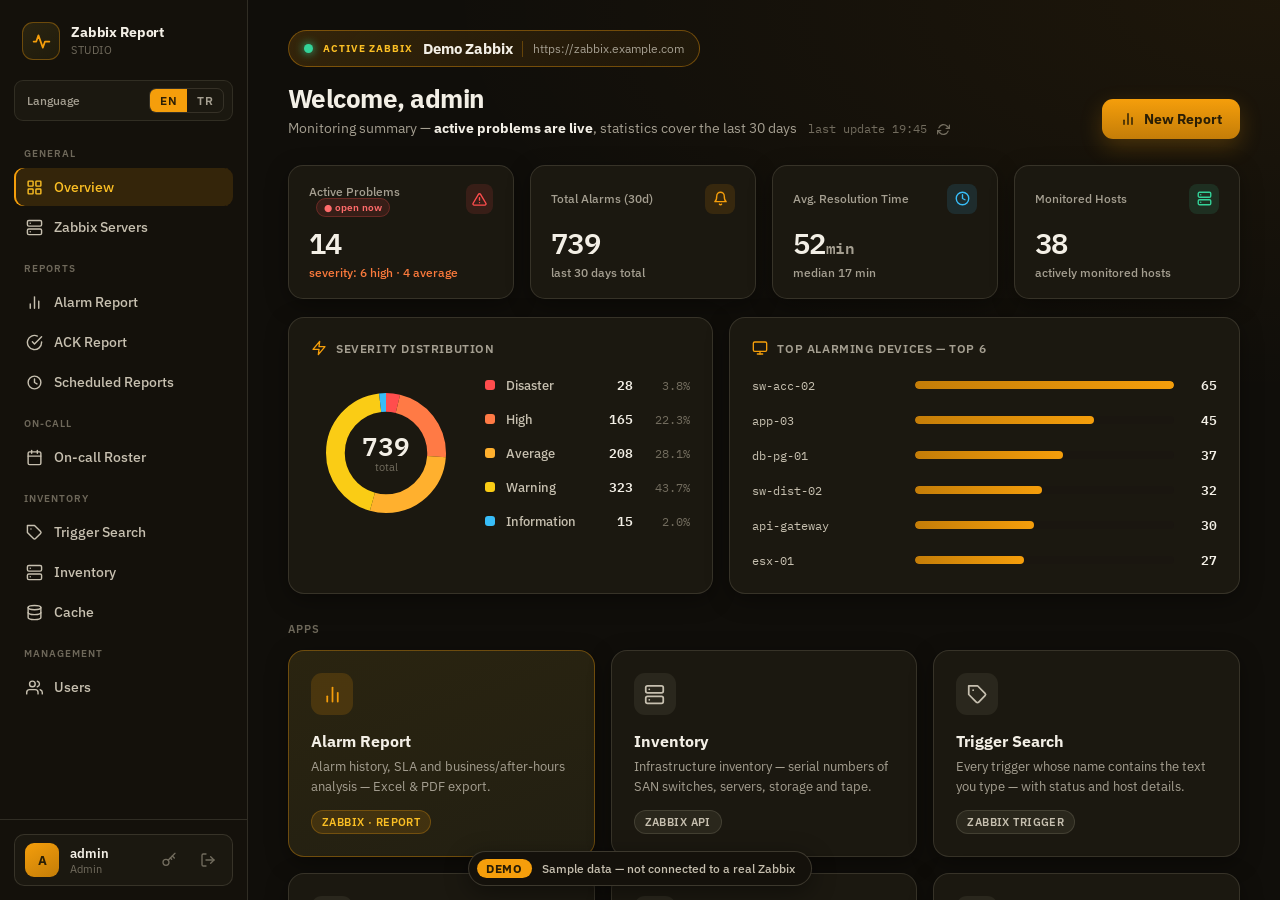
<file: index.html>
<!DOCTYPE html>
<html lang="en">
<head>
<script src="demo.js"></script>
  <meta charset="UTF-8">
  <script src="static/i18n.js"></script>
  <meta name="viewport" content="width=device-width, initial-scale=1.0">
  <title>Zabbix Report Studio</title>
  <link rel="preconnect" href="https://fonts.googleapis.com">
  <link rel="preconnect" href="https://fonts.gstatic.com" crossorigin>
  <link href="https://fonts.googleapis.com/css2?family=IBM+Plex+Sans:wght@400;500;600;700&family=IBM+Plex+Mono:wght@400;500;600&display=swap" rel="stylesheet">
  <style>
    :root{
      --bg:#100e0a; --sidebar:#14110b; --surface:#1b1810; --surface-2:#1a1810;
      --border:rgba(240,230,200,.13); --border-2:rgba(240,230,200,.2);
      --text:#f3efe6; --text-dim:#a59f91; --text-soft:#c7c0b0; --text-mute:#726c5e;
      --accent:#f59e0b; --accent-2:#d97d06; --accent-bright:#fbbf24; --danger:#fb7a3c; --ok:#34d399;
      --sev-disaster:#ff4d4d; --sev-high:#ff7a45; --sev-average:#ffb02e; --sev-warning:#facc15;
    }
    *,*::before,*::after{margin:0;padding:0;box-sizing:border-box}
    body{font-family:'IBM Plex Sans',system-ui,sans-serif;
      background:radial-gradient(120% 80% at 100% 0%,rgba(245,158,11,.06),transparent 55%),var(--bg);
      color:var(--text);-webkit-font-smoothing:antialiased}
    a{text-decoration:none;color:inherit}
    @keyframes up{from{opacity:0;transform:translateY(14px)}to{opacity:1;transform:translateY(0)}}
    @keyframes pulse{0%,100%{opacity:1}50%{opacity:.35}}
    ::-webkit-scrollbar{width:10px}
    ::-webkit-scrollbar-thumb{background:rgba(240,230,200,.16);border-radius:6px;border:2px solid var(--bg)}

    .layout{display:flex;min-height:100vh}

    /* sidebar */
    .sidebar{width:248px;flex-shrink:0;background:var(--sidebar);border-right:1px solid var(--border);
      display:flex;flex-direction:column;position:sticky;top:0;height:100vh}
    .brand{display:flex;align-items:center;gap:11px;padding:22px 22px 20px}
    .brand .mk{width:38px;height:38px;border-radius:11px;background:linear-gradient(150deg,#2a2410,#1f1b0c);
      border:1px solid rgba(245,158,11,.35);display:flex;align-items:center;justify-content:center;flex-shrink:0}
    .brand .nm{font-size:14px;font-weight:700;letter-spacing:-.01em;line-height:1.1}
    .brand .sub{font-size:10.5px;color:var(--text-mute);letter-spacing:.05em;text-transform:uppercase;margin-top:2px}
    .nav{padding:6px 14px;flex:1;overflow-y:auto}
    .nav .grp{font-size:10px;font-weight:600;color:#6e685a;letter-spacing:.1em;text-transform:uppercase;padding:14px 10px 8px}
    .nav a{display:flex;align-items:center;gap:11px;padding:10px 12px;margin-bottom:2px;border-radius:9px;
      color:var(--text-soft);font-size:13.5px;font-weight:500;transition:background .12s}
    .nav a:hover{background:rgba(240,230,200,.05)}
    .nav a.active{background:rgba(245,158,11,.14);color:var(--accent-bright);box-shadow:inset 2px 0 0 var(--accent)}
    .userbar{padding:14px;border-top:1px solid var(--border)}
    .usercard{display:flex;align-items:center;gap:11px;padding:8px 10px;border-radius:10px;background:var(--surface);border:1px solid var(--border)}
    .avatar{width:34px;height:34px;border-radius:9px;background:linear-gradient(150deg,#f59e0b,#c47d08);
      display:flex;align-items:center;justify-content:center;color:#2a1e05;font-weight:700;font-size:13px;flex-shrink:0}
    .uname{font-size:13px;font-weight:600;white-space:nowrap;overflow:hidden;text-overflow:ellipsis}
    .urole{font-size:10.5px;color:var(--text-mute)}
    .logout{background:transparent;border:none;color:var(--text-mute);cursor:pointer;padding:6px;border-radius:7px;display:flex;transition:.12s}
    .logout:hover{color:var(--danger);background:rgba(251,122,60,.12)}

    /* main */
    .main{flex:1;min-width:0;overflow-y:auto;max-height:100vh}
    .content{padding:30px 40px 48px;animation:up .4s ease}
    .tophead{display:flex;align-items:flex-end;justify-content:space-between;gap:20px;flex-wrap:wrap;margin-bottom:26px}
    .conn{display:inline-flex;align-items:center;gap:10px;margin-bottom:14px;padding:8px 15px;background:linear-gradient(135deg,rgba(245,158,11,.16),rgba(245,158,11,.05));border:1px solid rgba(245,158,11,.38);border-radius:30px}
    .conn.off{background:rgba(239,68,68,.1);border-color:rgba(239,68,68,.35)}
    .dot{width:9px;height:9px;border-radius:50%;background:var(--ok);box-shadow:0 0 10px var(--ok);animation:pulse 2s ease-in-out infinite;flex-shrink:0}
    .conn .lbl{font-size:10px;font-weight:700;letter-spacing:.1em;text-transform:uppercase;color:var(--accent-bright)}
    .conn .srv{font-size:14.5px;font-weight:700;color:#f3efe6;letter-spacing:-.01em}
    .conn .url{font-size:11.5px;color:var(--text-dim)}
    .conn .sep{width:1px;height:16px;background:rgba(245,158,11,.3)}
    .tophead h1{font-size:26px;font-weight:700;letter-spacing:-.02em}
    .tophead .lead{color:var(--text-dim);font-size:14px;margin-top:4px}
    .cta{display:flex;align-items:center;gap:8px;padding:11px 18px;background:linear-gradient(180deg,#f59e0b,#c47d08);
      color:#2a1e05;border:none;border-radius:11px;font-family:inherit;font-size:13.5px;font-weight:700;cursor:pointer;
      box-shadow:0 8px 22px rgba(245,158,11,.22);transition:filter .15s}
    .cta:hover{filter:brightness(1.08)}

    /* KPI strip */
    .kpis{display:grid;grid-template-columns:repeat(4,1fr);gap:16px;margin-bottom:18px}
    .kpi{background:var(--surface);border:1px solid var(--border);border-radius:15px;padding:18px 20px;box-shadow:0 6px 22px rgba(0,0,0,.35)}
    .kpi .kh{display:flex;align-items:center;justify-content:space-between;margin-bottom:14px}
    .kpi .kh span{font-size:12px;color:var(--text-dim);font-weight:500}
    .kpi .kh .livebadge{font-size:9.5px;font-style:normal;font-weight:600;color:#ff6b6b;background:rgba(255,77,77,.12);border:1px solid rgba(255,77,77,.25);border-radius:20px;padding:2px 7px;margin-left:7px;letter-spacing:.02em;vertical-align:middle;white-space:nowrap}
    .kpi .ki{width:30px;height:30px;border-radius:8px;display:flex;align-items:center;justify-content:center}
    .kpi .kv{font-family:'IBM Plex Mono',monospace;font-size:29px;font-weight:600;letter-spacing:-.02em;line-height:1}
    .kpi .ks{font-size:11.5px;margin-top:8px;font-weight:500;color:var(--text-dim)}

    /* charts row */
    .charts{display:grid;grid-template-columns:1fr 1.2fr;gap:16px;margin-bottom:28px}
    .card{background:var(--surface);border:1px solid var(--border);border-radius:16px;padding:22px;box-shadow:0 6px 22px rgba(0,0,0,.35)}
    .card .ct{display:flex;align-items:center;gap:9px;font-size:12px;font-weight:600;letter-spacing:.05em;text-transform:uppercase;color:var(--text-dim);margin-bottom:18px}
    .legend{display:flex;flex-direction:column;gap:12px}
    .lrow{display:flex;align-items:center;gap:11px}
    .lrow .sw{width:10px;height:10px;border-radius:3px;flex-shrink:0}
    .lrow .ln{font-size:13px;color:var(--text-soft);flex:1;font-weight:500}
    .lrow .lc{font-family:'IBM Plex Mono',monospace;font-size:13px;font-weight:600}
    .lrow .lp{font-family:'IBM Plex Mono',monospace;font-size:11.5px;color:var(--text-mute);width:46px;text-align:right}
    .hostrow{display:flex;align-items:center;gap:13px;margin-bottom:13px}
    .hostrow .hn{font-family:'IBM Plex Mono',monospace;font-size:12px;color:var(--text-soft);width:150px;flex-shrink:0;white-space:nowrap;overflow:hidden;text-overflow:ellipsis}
    .hbar{flex:1;height:8px;border-radius:5px;background:#1a1610;overflow:hidden}
    .hbar>div{height:100%;border-radius:5px;background:linear-gradient(90deg,#c47d08,#f59e0b)}
    .hostrow .hc{font-family:'IBM Plex Mono',monospace;font-size:13px;font-weight:600;width:30px;text-align:right}

    .seclabel{font-size:11px;font-weight:600;color:#6e685a;letter-spacing:.1em;text-transform:uppercase;margin-bottom:14px}
    .grid{display:grid;grid-template-columns:repeat(auto-fill,minmax(260px,1fr));gap:16px}
    .app{display:block;background:var(--surface);border:1px solid var(--border);border-radius:16px;padding:22px;transition:.15s;box-shadow:0 6px 22px rgba(0,0,0,.35)}
    .app:hover{border-color:var(--border-2);transform:translateY(-2px)}
    .app.primary{background:linear-gradient(160deg,#2a2410,#221f12);border-color:rgba(245,158,11,.35)}
    .app.primary:hover{border-color:rgba(245,158,11,.6)}
    .app .ico{width:42px;height:42px;border-radius:11px;background:rgba(240,230,200,.07);display:flex;align-items:center;justify-content:center;margin-bottom:16px}
    .app.primary .ico{background:rgba(245,158,11,.16)}
    .app .t{font-size:15.5px;font-weight:700;margin-bottom:6px}
    .app .d{font-size:12.5px;color:var(--text-dim);line-height:1.55;margin-bottom:14px}
    .tag{display:inline-block;font-size:10.5px;font-weight:600;letter-spacing:.04em;color:var(--text-soft);
      background:rgba(240,230,200,.07);border:1px solid var(--border);padding:4px 10px;border-radius:20px}
    .app.primary .tag{color:var(--accent-bright);background:rgba(245,158,11,.14);border-color:rgba(245,158,11,.28)}

    .statmeta{font-size:11.5px;color:var(--text-mute);margin-left:8px;font-family:'IBM Plex Mono',monospace}
    .statbtn{background:transparent;border:none;color:var(--text-mute);cursor:pointer;padding:3px;border-radius:6px;
      vertical-align:middle;display:inline-flex;margin-left:4px;transition:color .12s}
    .statbtn:hover{color:var(--accent-bright)}
    .statbtn.spin svg{animation:spin .8s linear infinite}
    @keyframes spin{to{transform:rotate(360deg)}}

    @media(max-width:980px){.kpis{grid-template-columns:repeat(2,1fr)}.charts{grid-template-columns:1fr}}
    @media(max-width:720px){.sidebar{display:none}.content{padding:24px 18px 40px}}
  </style>
  <link rel="icon" type="image/svg+xml" href="static/favicon.svg">
</head>
<body>
<div class="layout">

  <!-- SIDEBAR -->
  <aside class="sidebar">
    <div class="brand">
      <div class="mk"><svg width="21" height="21" viewBox="0 0 24 24" fill="none" stroke="#f59e0b" stroke-width="2" stroke-linecap="round" stroke-linejoin="round"><path d="M3 12h3l2.5-7 5 14 2.5-7H21"/></svg></div>
      <div><div class="nm">Zabbix Report</div><div class="sub">Studio</div></div>
    </div>
    <nav class="nav">
      <div class="grp">General</div>
      <a href="index.html" class="active"><svg width="17" height="17" viewBox="0 0 24 24" fill="none" stroke="currentColor" stroke-width="2" stroke-linecap="round" stroke-linejoin="round"><rect x="3" y="3" width="7" height="7" rx="1"/><rect x="14" y="3" width="7" height="7" rx="1"/><rect x="14" y="14" width="7" height="7" rx="1"/><rect x="3" y="14" width="7" height="7" rx="1"/></svg>Overview</a>
      <a href="servers.html"><svg width="17" height="17" viewBox="0 0 24 24" fill="none" stroke="currentColor" stroke-width="2" stroke-linecap="round" stroke-linejoin="round"><rect x="2" y="2" width="20" height="8" rx="2"/><rect x="2" y="14" width="20" height="8" rx="2"/><line x1="6" y1="6" x2="6.01" y2="6"/><line x1="6" y1="18" x2="6.01" y2="18"/></svg>Zabbix Servers</a>
      <div class="grp">Reports</div>
      <a href="alarm-report.html"><svg width="17" height="17" viewBox="0 0 24 24" fill="none" stroke="currentColor" stroke-width="2" stroke-linecap="round" stroke-linejoin="round"><line x1="18" y1="20" x2="18" y2="10"/><line x1="12" y1="20" x2="12" y2="4"/><line x1="6" y1="20" x2="6" y2="14"/></svg>Alarm Report</a>
      <a href="ack.html"><svg width="17" height="17" viewBox="0 0 24 24" fill="none" stroke="currentColor" stroke-width="2" stroke-linecap="round" stroke-linejoin="round"><path d="M22 11.08V12a10 10 0 1 1-5.93-9.14"/><polyline points="22 4 12 14.01 9 11.01"/></svg>ACK Report</a>
      
      <a href="schedules.html"><svg width="17" height="17" viewBox="0 0 24 24" fill="none" stroke="currentColor" stroke-width="2" stroke-linecap="round" stroke-linejoin="round"><circle cx="12" cy="12" r="9"/><polyline points="12 7 12 12 15.5 14"/></svg>Scheduled Reports</a>
      
      <div class="grp">On-call</div>
      <a href="nobet.html"><svg width="17" height="17" viewBox="0 0 24 24" fill="none" stroke="currentColor" stroke-width="2" stroke-linecap="round" stroke-linejoin="round"><rect x="3" y="4" width="18" height="18" rx="2"/><line x1="16" y1="2" x2="16" y2="6"/><line x1="8" y1="2" x2="8" y2="6"/><line x1="3" y1="10" x2="21" y2="10"/></svg>On-call Roster</a>
      <div class="grp">Inventory</div>
      <a href="tkodu.html"><svg width="17" height="17" viewBox="0 0 24 24" fill="none" stroke="currentColor" stroke-width="2" stroke-linecap="round" stroke-linejoin="round"><path d="M20.59 13.41l-7.17 7.17a2 2 0 0 1-2.83 0L2 12V2h10l8.59 8.59a2 2 0 0 1 0 2.82z"/><line x1="7" y1="7" x2="7.01" y2="7"/></svg>Trigger Search</a>
      <a href="envanter.html"><svg width="17" height="17" viewBox="0 0 24 24" fill="none" stroke="currentColor" stroke-width="2" stroke-linecap="round" stroke-linejoin="round"><rect x="2" y="2" width="20" height="8" rx="2"/><rect x="2" y="14" width="20" height="8" rx="2"/><line x1="6" y1="6" x2="6.01" y2="6"/><line x1="6" y1="18" x2="6.01" y2="18"/></svg>Inventory</a>
      <a href="cache.html"><svg width="17" height="17" viewBox="0 0 24 24" fill="none" stroke="currentColor" stroke-width="2" stroke-linecap="round" stroke-linejoin="round"><ellipse cx="12" cy="5" rx="9" ry="3"/><path d="M21 12c0 1.66-4 3-9 3s-9-1.34-9-3"/><path d="M3 5v14c0 1.66 4 3 9 3s9-1.34 9-3V5"/></svg>Cache</a>
      
      <div class="grp">Management</div>
      <a href="users.html"><svg width="17" height="17" viewBox="0 0 24 24" fill="none" stroke="currentColor" stroke-width="2" stroke-linecap="round" stroke-linejoin="round"><path d="M17 21v-2a4 4 0 0 0-4-4H5a4 4 0 0 0-4 4v2"/><circle cx="9" cy="7" r="4"/><path d="M23 21v-2a4 4 0 0 0-3-3.87"/><path d="M16 3.13a4 4 0 0 1 0 7.75"/></svg>Users</a>
      
    </nav>
    <div class="userbar">
      <div class="usercard">
        <div class="avatar">A</div>
        <div style="flex:1;min-width:0">
          <div class="uname">admin</div>
          <div class="urole">Admin</div>
        </div>
        <a href="change-password.html" class="logout" title="Change password"><svg width="16" height="16" viewBox="0 0 24 24" fill="none" stroke="currentColor" stroke-width="2" stroke-linecap="round" stroke-linejoin="round"><circle cx="7.5" cy="15.5" r="4.5"/><path d="M10.7 12.3L21 2"/><path d="M17 6l3 3"/><path d="M14 9l2 2"/></svg></a>
        <a href="login.html" class="logout" title="Sign out">
          <svg width="16" height="16" viewBox="0 0 24 24" fill="none" stroke="currentColor" stroke-width="2" stroke-linecap="round" stroke-linejoin="round"><path d="M9 21H5a2 2 0 0 1-2-2V5a2 2 0 0 1 2-2h4"/><polyline points="16 17 21 12 16 7"/><line x1="21" y1="12" x2="9" y2="12"/></svg>
        </a>
      </div>
    </div>
  </aside>

  <!-- MAIN -->
  <main class="main">
    <div class="content">
      <div class="tophead">
        <div>
          
          <div class="conn"><span class="dot"></span><span class="lbl">Active Zabbix</span><span class="srv">Demo Zabbix</span><span class="sep"></span><span class="url">https://zabbix.example.com</span></div>
          
          <h1><span>Welcome,</span> admin</h1>
          <p class="lead">Monitoring summary — <b style="color:var(--text)">active problems are live</b>, statistics cover the last 30 days
            <span id="statMeta" class="statmeta"></span>
            <button id="statRefresh" class="statbtn" title="Refresh" type="button">
              <svg width="13" height="13" viewBox="0 0 24 24" fill="none" stroke="currentColor" stroke-width="2.4" stroke-linecap="round" stroke-linejoin="round"><polyline points="23 4 23 10 17 10"/><polyline points="1 20 1 14 7 14"/><path d="M3.51 9a9 9 0 0 1 14.85-3.36L23 10M1 14l4.64 4.36A9 9 0 0 0 20.49 15"/></svg>
            </button>
          </p>
        </div>
        <a href="alarm-report.html" class="cta">
          <svg width="16" height="16" viewBox="0 0 24 24" fill="none" stroke="currentColor" stroke-width="2.2" stroke-linecap="round" stroke-linejoin="round"><line x1="18" y1="20" x2="18" y2="10"/><line x1="12" y1="20" x2="12" y2="4"/><line x1="6" y1="20" x2="6" y2="14"/></svg>
          New Report
        </a>
      </div>

      <!-- KPI strip -->
      <div class="kpis">
        <div class="kpi">
          <div class="kh"><span>Active Problems <em class="livebadge">● open now</em></span><span class="ki" style="background:rgba(255,77,77,.13)"><svg width="15" height="15" viewBox="0 0 24 24" fill="none" stroke="#ff4d4d" stroke-width="2.2" stroke-linecap="round" stroke-linejoin="round"><path d="M10.29 3.86L1.82 18a2 2 0 0 0 1.71 3h16.94a2 2 0 0 0 1.71-3L13.71 3.86a2 2 0 0 0-3.42 0z"/><line x1="12" y1="9" x2="12" y2="13"/><line x1="12" y1="17" x2="12.01" y2="17"/></svg></span></div>
          <div class="kv" id="kpiActive">—</div>
          <div class="ks" id="kpiActiveSub" style="color:#fb7a3c">loading…</div>
        </div>
        <div class="kpi">
          <div class="kh"><span>Total Alarms (30d)</span><span class="ki" style="background:rgba(245,158,11,.13)"><svg width="15" height="15" viewBox="0 0 24 24" fill="none" stroke="#f59e0b" stroke-width="2.2" stroke-linecap="round" stroke-linejoin="round"><path d="M18 8A6 6 0 0 0 6 8c0 7-3 9-3 9h18s-3-2-3-9"/><path d="M13.73 21a2 2 0 0 1-3.46 0"/></svg></span></div>
          <div class="kv" id="kpiTotal">—</div>
          <div class="ks" id="kpiTotalSub">last 30 days total</div>
        </div>
        <div class="kpi">
          <div class="kh"><span>Avg. Resolution Time</span><span class="ki" style="background:rgba(56,189,248,.13)"><svg width="15" height="15" viewBox="0 0 24 24" fill="none" stroke="#38bdf8" stroke-width="2.2" stroke-linecap="round" stroke-linejoin="round"><circle cx="12" cy="12" r="10"/><polyline points="12 6 12 12 16 14"/></svg></span></div>
          <div class="kv"><span id="kpiResolve">—</span><span style="font-size:16px;color:var(--text-dim)">min</span></div>
          <div class="ks" id="kpiResolveSub">median —</div>
        </div>
        <div class="kpi">
          <div class="kh"><span>Monitored Hosts</span><span class="ki" style="background:rgba(52,211,153,.13)"><svg width="15" height="15" viewBox="0 0 24 24" fill="none" stroke="#34d399" stroke-width="2.2" stroke-linecap="round" stroke-linejoin="round"><rect x="2" y="2" width="20" height="8" rx="2"/><rect x="2" y="14" width="20" height="8" rx="2"/><line x1="6" y1="6" x2="6.01" y2="6"/><line x1="6" y1="18" x2="6.01" y2="18"/></svg></span></div>
          <div class="kv" id="kpiHosts">—</div>
          <div class="ks" id="kpiHostsSub">actively monitored hosts</div>
        </div>
      </div>

      <!-- charts -->
      <div class="charts">
        <div class="card">
          <div class="ct"><svg width="16" height="16" viewBox="0 0 24 24" fill="none" stroke="#f59e0b" stroke-width="2" stroke-linecap="round" stroke-linejoin="round"><polygon points="13 2 3 14 12 14 11 22 21 10 12 10 13 2"/></svg>Severity Distribution</div>
          <div style="display:flex;align-items:center;gap:24px">
            <div style="position:relative;width:150px;height:150px;flex-shrink:0">
              <svg id="sevDonut" width="150" height="150" viewBox="0 0 160 160" style="transform:rotate(-90deg)">
                <circle cx="80" cy="80" r="54" fill="none" stroke="#1a1610" stroke-width="20"/>
              </svg>
              <div style="position:absolute;inset:0;display:flex;flex-direction:column;align-items:center;justify-content:center">
                <div id="sevTotal" style="font-family:'IBM Plex Mono',monospace;font-size:26px;font-weight:600;line-height:1">—</div>
                <div style="font-size:11px;color:var(--text-mute);margin-top:2px">total</div>
              </div>
            </div>
            <div class="legend" id="sevLegend" style="flex:1">
              <div class="lrow"><span class="ln" style="color:var(--text-mute)">loading…</span></div>
            </div>
          </div>
        </div>

        <div class="card">
          <div class="ct"><svg width="16" height="16" viewBox="0 0 24 24" fill="none" stroke="#f59e0b" stroke-width="2" stroke-linecap="round" stroke-linejoin="round"><rect x="2" y="3" width="20" height="14" rx="2"/><line x1="8" y1="21" x2="16" y2="21"/><line x1="12" y1="17" x2="12" y2="21"/></svg>Top Alarming Devices — TOP 6</div>
          <div id="topHosts">
            <div class="hostrow"><span class="hn" style="color:var(--text-mute)">loading…</span></div>
          </div>
        </div>
      </div>

      <div class="seclabel">Apps</div>
      <div class="grid">

        <a href="alarm-report.html" class="app primary">
          <div class="ico"><svg width="21" height="21" viewBox="0 0 24 24" fill="none" stroke="#f59e0b" stroke-width="2" stroke-linecap="round" stroke-linejoin="round"><line x1="18" y1="20" x2="18" y2="10"/><line x1="12" y1="20" x2="12" y2="4"/><line x1="6" y1="20" x2="6" y2="14"/></svg></div>
          <div class="t">Alarm Report</div>
          <p class="d">Alarm history, SLA and business/after-hours analysis — Excel & PDF export.</p>
          <span class="tag">ZABBIX · REPORT</span>
        </a>

        <a href="envanter.html" class="app">
          <div class="ico"><svg width="21" height="21" viewBox="0 0 24 24" fill="none" stroke="#c7c0b0" stroke-width="2" stroke-linecap="round" stroke-linejoin="round"><rect x="2" y="2" width="20" height="8" rx="2"/><rect x="2" y="14" width="20" height="8" rx="2"/><line x1="6" y1="6" x2="6.01" y2="6"/><line x1="6" y1="18" x2="6.01" y2="18"/></svg></div>
          <div class="t">Inventory</div>
          <p class="d">Infrastructure inventory — serial numbers of SAN switches, servers, storage and tape.</p>
          <span class="tag">ZABBIX API</span>
        </a>

        <a href="tkodu.html" class="app">
          <div class="ico"><svg width="21" height="21" viewBox="0 0 24 24" fill="none" stroke="#c7c0b0" stroke-width="2" stroke-linecap="round" stroke-linejoin="round"><path d="M20.59 13.41l-7.17 7.17a2 2 0 0 1-2.83 0L2 12V2h10l8.59 8.59a2 2 0 0 1 0 2.82z"/><line x1="7" y1="7" x2="7.01" y2="7"/></svg></div>
          <div class="t">Trigger Search</div>
          <p class="d">Every trigger whose name contains the text you type — with status and host details.</p>
          <span class="tag">ZABBIX TRIGGER</span>
        </a>

        <a href="cache.html" class="app">
          <div class="ico"><svg width="21" height="21" viewBox="0 0 24 24" fill="none" stroke="#c7c0b0" stroke-width="2" stroke-linecap="round" stroke-linejoin="round"><ellipse cx="12" cy="5" rx="9" ry="3"/><path d="M21 12c0 1.66-4 3-9 3s-9-1.34-9-3"/><path d="M3 5v14c0 1.66 4 3 9 3s9-1.34 9-3V5"/></svg></div>
          <div class="t">Cache Viewer</div>
          <p class="d">Browse cached alarm data by date range and host name.</p>
          <span class="tag">SQLITE · CACHE</span>
        </a>

        <a href="ack.html" class="app">
          <div class="ico"><svg width="21" height="21" viewBox="0 0 24 24" fill="none" stroke="#c7c0b0" stroke-width="2" stroke-linecap="round" stroke-linejoin="round"><path d="M22 11.08V12a10 10 0 1 1-5.93-9.14"/><polyline points="22 4 12 14.01 9 11.01"/></svg></div>
          <div class="t">ACK Report</div>
          <p class="d">Alarm acknowledgements — who, when, and how many minutes later. Unacknowledged alarms.</p>
          <span class="tag">ZABBIX ACK</span>
        </a>

        
        <a href="users.html" class="app">
          <div class="ico"><svg width="21" height="21" viewBox="0 0 24 24" fill="none" stroke="#c7c0b0" stroke-width="2" stroke-linecap="round" stroke-linejoin="round"><path d="M17 21v-2a4 4 0 0 0-4-4H5a4 4 0 0 0-4 4v2"/><circle cx="9" cy="7" r="4"/><path d="M23 21v-2a4 4 0 0 0-3-3.87"/></svg></div>
          <div class="t">Users</div>
          <p class="d">Manage portal users, their roles and access rights.</p>
          <span class="tag">MANAGEMENT</span>
        </a>
        

      </div>
    </div>
  </main>
</div>

<script>
(function(){
  const HAS_SERVER = true;
  const SERVER_ID  = 1;
  const STORE_KEY  = 'dashStats:' + SERVER_ID;   // last fetched data is cached in the browser
  const POLL_MS = 300000;       // refresh every 5 min (not live, but keeps data fresh)
  const C = 2 * Math.PI * 54;   // donut cevre uzunlugu (r=54)

  const SEV = {
    '5': {name:'Disaster',       color:'#ff4d4d'},
    '4': {name:'High',           color:'#ff7a45'},
    '3': {name:'Average',        color:'#ffb02e'},
    '2': {name:'Warning',        color:'#facc15'},
    '1': {name:'Information',    color:'#38bdf8'},
    '0': {name:'Not classified', color:'#8a8a8a'}
  };
  const SEV_ORDER = ['5','4','3','2','1','0'];

  const $ = id => document.getElementById(id);
  const SVGNS = 'http://www.w3.org/2000/svg';

  function fmtNum(n){ return (n||0).toLocaleString(I18N.locale); }
  function fmtPct(x){ return I18N.lang === 'tr' ? '%' + x.toFixed(1).replace('.', ',') : x.toFixed(1) + '%'; }

  function fmtDur(sec){
    sec = Math.max(0, Math.round(sec||0));
    if (sec < 60) return t('{0} sec', sec);
    const m = Math.round(sec/60);
    if (m < 60) return t('{0} min', m);
    const h = Math.floor(m/60), rm = m % 60;
    return rm ? t('{0} h {1} min', h, rm) : t('{0} h', h);
  }

  function renderSeverity(dist, total){
    // donut
    const svg = $('sevDonut');
    // remove old slices outside the background ring
    while (svg.childNodes.length > 1) svg.removeChild(svg.lastChild);
    let offset = 0;
    SEV_ORDER.forEach(k => {
      const cnt = dist[k] || 0;
      if (!cnt || !total) return;
      const frac = cnt / total;
      const seg = frac * C;
      const c = document.createElementNS(SVGNS, 'circle');
      c.setAttribute('cx','80'); c.setAttribute('cy','80'); c.setAttribute('r','54');
      c.setAttribute('fill','none'); c.setAttribute('stroke', SEV[k].color);
      c.setAttribute('stroke-width','20');
      c.setAttribute('stroke-dasharray', seg.toFixed(2) + ' ' + (C-seg).toFixed(2));
      c.setAttribute('stroke-dashoffset', (-offset).toFixed(2));
      svg.appendChild(c);
      offset += seg;
    });
    $('sevTotal').textContent = fmtNum(total);

    // legend
    const leg = $('sevLegend');
    const rows = SEV_ORDER.filter(k => (dist[k]||0) > 0);
    if (!rows.length){
      leg.innerHTML = '<div class="lrow"><span class="ln" style="color:var(--text-mute)">no data</span></div>';
      return;
    }
    leg.innerHTML = rows.map(k => {
      const cnt = dist[k] || 0;
      const pct = total ? (cnt/total*100) : 0;
      return '<div class="lrow"><span class="sw" style="background:'+SEV[k].color+'"></span>'
        + '<span class="ln">'+SEV[k].name+'</span>'
        + '<span class="lc">'+fmtNum(cnt)+'</span>'
        + '<span class="lp">'+fmtPct(pct)+'</span></div>';
    }).join('');
  }

  function esc(s){ return String(s).replace(/[&<>"]/g, c => ({'&':'&amp;','<':'&lt;','>':'&gt;','"':'&quot;'}[c])); }

  function renderTopHosts(hosts){
    const box = $('topHosts');
    if (!hosts || !hosts.length){
      box.innerHTML = '<div class="hostrow"><span class="hn" style="color:var(--text-mute)">no alarming devices</span></div>';
      return;
    }
    const max = hosts[0].count || 1;
    box.innerHTML = hosts.map((h,i) => {
      const w = Math.max(6, Math.round((h.count/max)*100));
      const mb = (i === hosts.length-1) ? ' style="margin-bottom:0"' : '';
      return '<div class="hostrow"'+mb+'><span class="hn" title="'+esc(h.name)+'">'+esc(h.name)+'</span>'
        + '<div class="hbar"><div style="width:'+w+'%"></div></div>'
        + '<span class="hc">'+fmtNum(h.count)+'</span></div>';
    }).join('');
  }

  function sevSummary(bySev){
    const parts = [];
    if ((bySev['5']||0) > 0) parts.push(bySev['5']+' disaster');
    if ((bySev['4']||0) > 0) parts.push(bySev['4']+' high');
    if ((bySev['3']||0) > 0) parts.push(bySev['3']+' average');
    return parts.length ? t('severity: {0}', parts.join(' · ')) : 'no severity breakdown';
  }

  function render(d){
    $('kpiActive').textContent = fmtNum(d.activeProblems);
    $('kpiActiveSub').textContent = sevSummary(d.activeBySeverity || {});
    $('kpiTotal').textContent  = fmtNum(d.total30);
    $('kpiResolve').textContent = String(Math.max(0, Math.round((d.avgResolveSec||0)/60)));
    $('kpiResolveSub').textContent = (d.resolvedSampleCount ? t('median {0}', fmtDur(d.medianResolveSec)) : 'no resolved alarms');
    $('kpiHosts').textContent  = fmtNum(d.monitoredHosts);
    renderSeverity(d.severityDist || {}, d.total30 || 0);
    renderTopHosts(d.topHosts || []);
  }

  function showEmpty(msg){
    ['kpiActive','kpiTotal','kpiResolve','kpiHosts'].forEach(id => $(id).textContent = '—');
    $('kpiActiveSub').textContent = msg;
    $('kpiResolveSub').textContent = '';
    $('sevTotal').textContent = '—';
    $('sevLegend').innerHTML = '<div class="lrow"><span class="ln" style="color:var(--text-mute)">'+esc(msg)+'</span></div>';
    $('topHosts').innerHTML = '<div class="hostrow"><span class="hn" style="color:var(--text-mute)">'+esc(msg)+'</span></div>';
    const svg = $('sevDonut'); while (svg.childNodes.length > 1) svg.removeChild(svg.lastChild);
  }

  function setMeta(txt){ $('statMeta').textContent = txt; }

  function saveStore(data){
    try { localStorage.setItem(STORE_KEY, JSON.stringify({ts: Date.now(), data: data})); } catch(e){}
  }
  function loadStore(){
    try {
      const raw = localStorage.getItem(STORE_KEY);
      if (!raw) return null;
      return JSON.parse(raw);
    } catch(e){ return null; }
  }

  let busy = false;
  async function load(force){
    if (busy) return;
    if (!HAS_SERVER){ showEmpty('no server selected'); setMeta(''); return; }
    busy = true;
    const btn = $('statRefresh'); if (btn) btn.classList.add('spin');
    try {
      const res = await fetch('/api/dashboard/stats' + (force ? '?force=1' : ''), {headers:{'Accept':'application/json'}});
      const j = await res.json();
      if (!j.success){
        if (j.needServer) showEmpty('no server selected');
        else setMeta(t('error: {0}', I18N.msg(j.error || 'unknown')));
        return;
      }
      render(j.data);
      saveStore(j.data);
      const at = new Date().toLocaleTimeString(I18N.locale, {hour:'2-digit', minute:'2-digit'});
      let m = t('last update {0}', at);
      if (j.fromCache) m += t(' · cached');
      if (j.stale) m += t(' · (stale — Zabbix unreachable)');
      setMeta(m);
    } catch(e){
      setMeta('connection error');
    } finally {
      busy = false;
      if (btn) btn.classList.remove('spin');
    }
  }

  const rb = $('statRefresh');
  if (rb) rb.addEventListener('click', () => load(true));

  // Don't leave it empty on load: show the last fetched data immediately,
  // then fetch fresh data in the background and update.
  if (HAS_SERVER){
    const cached = loadStore();
    if (cached && cached.data){
      render(cached.data);
      const at = new Date(cached.ts).toLocaleTimeString(I18N.locale, {hour:'2-digit', minute:'2-digit'});
      setMeta(t('previous data ({0}) · refreshing…', at));
    }
  }

  // initial load + periodic refresh
  load(false);
  setInterval(() => { if (!document.hidden) load(false); }, POLL_MS);
  // refresh when returning to the tab
  document.addEventListener('visibilitychange', () => { if (!document.hidden) load(false); });
})();
</script>
</body>
</html>
</file>
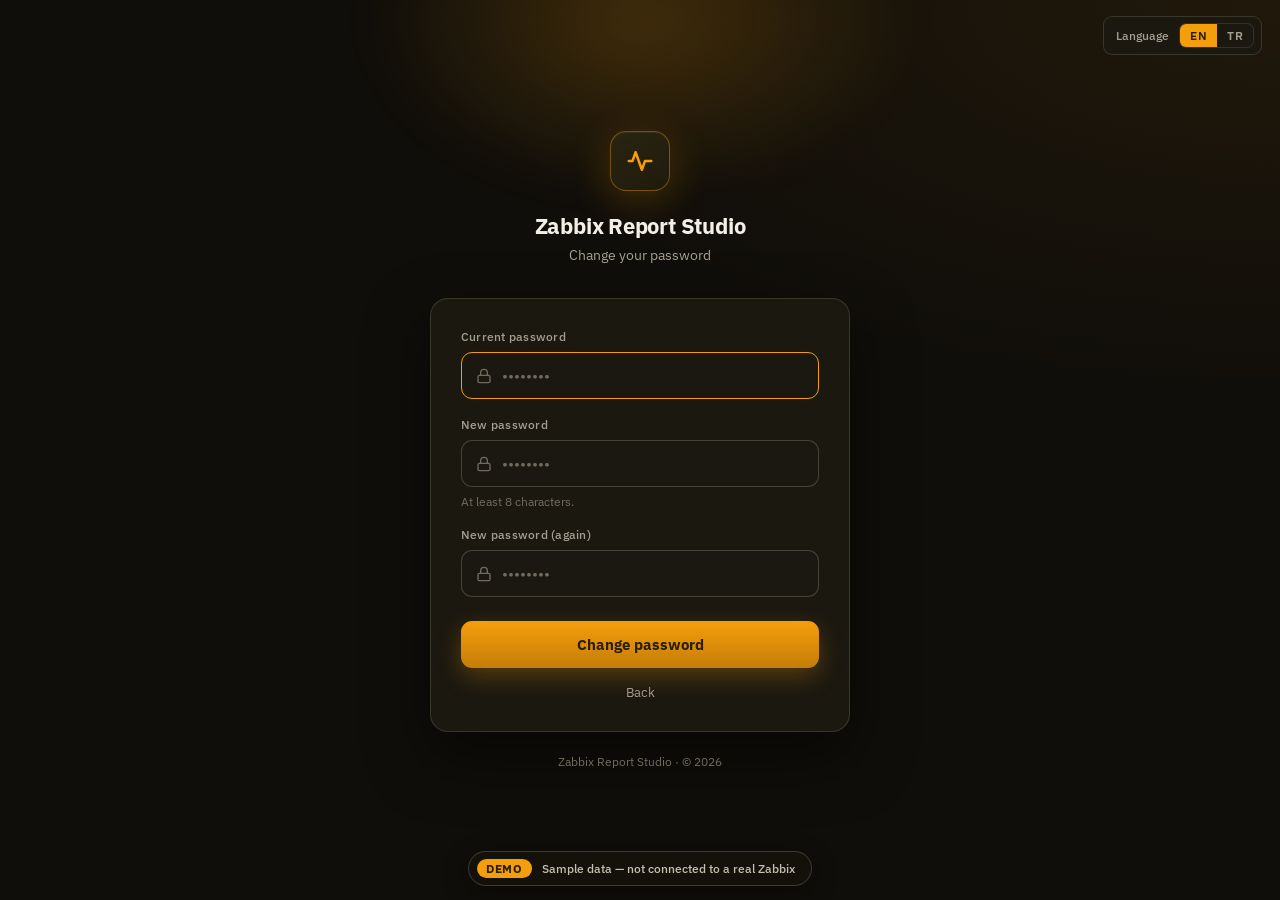
<file: change-password.html>
<!DOCTYPE html>
<html lang="en">
<head>
<script src="demo.js"></script>
  <meta charset="UTF-8">
  <script src="static/i18n.js"></script>
  <meta name="viewport" content="width=device-width, initial-scale=1.0">
  <title>Zabbix Report Studio — Change password</title>
  <link rel="preconnect" href="https://fonts.googleapis.com">
  <link rel="preconnect" href="https://fonts.gstatic.com" crossorigin>
  <link href="https://fonts.googleapis.com/css2?family=IBM+Plex+Sans:wght@400;500;600;700&display=swap" rel="stylesheet">
  <style>
    :root{
      --bg:#100e0a; --surface:#1b1810; --surface-2:#1a1810;
      --border:rgba(240,230,200,.14); --border-2:rgba(240,230,200,.2);
      --text:#f3efe6; --text-dim:#a59f91; --text-mute:#726c5e;
      --accent:#f59e0b; --accent-2:#d97d06; --danger:#fb7a3c;
    }
    *,*::before,*::after{margin:0;padding:0;box-sizing:border-box}
    body{
      font-family:'IBM Plex Sans',system-ui,sans-serif;
      background:radial-gradient(120% 80% at 100% 0%,rgba(245,158,11,.07),transparent 55%),var(--bg);
      color:var(--text);min-height:100vh;display:flex;align-items:center;justify-content:center;
      padding:40px;-webkit-font-smoothing:antialiased;position:relative;overflow:hidden;
    }
    .glow{position:absolute;top:-160px;left:50%;transform:translateX(-50%);width:560px;height:360px;
      background:radial-gradient(ellipse,rgba(245,158,11,.2),transparent 70%);filter:blur(20px);
      animation:glow 6s ease-in-out infinite;pointer-events:none}
    @keyframes glow{0%,100%{opacity:.5}50%{opacity:.9}}
    @keyframes up{from{opacity:0;transform:translateY(14px)}to{opacity:1;transform:translateY(0)}}
    .wrap{position:relative;width:100%;max-width:420px;animation:up .6s cubic-bezier(.2,.8,.2,1)}
    .brandhead{display:flex;flex-direction:column;align-items:center;margin-bottom:34px}
    .mark{width:60px;height:60px;border-radius:16px;background:linear-gradient(150deg,#2a2410,#1f1b0c);
      border:1px solid rgba(245,158,11,.4);display:flex;align-items:center;justify-content:center;
      box-shadow:0 10px 40px rgba(245,158,11,.22),inset 0 1px 0 rgba(255,255,255,.06);margin-bottom:20px}
    .brandhead h1{font-size:22px;font-weight:700;letter-spacing:-.01em;margin-bottom:6px}
    .brandhead p{color:var(--text-dim);font-size:13.5px}
    .card{background:var(--surface);border:1px solid var(--border);border-radius:18px;padding:30px;
      box-shadow:0 24px 60px rgba(0,0,0,.5)}
    .field{margin-bottom:18px}
    .field:last-of-type{margin-bottom:24px}
    .field label{display:block;font-size:12px;font-weight:500;color:var(--text-dim);margin-bottom:8px;letter-spacing:.02em}
    .inp{display:flex;align-items:center;gap:10px;background:var(--surface-2);border:1px solid var(--border-2);
      border-radius:11px;padding:0 14px;transition:border-color .15s}
    .inp:focus-within{border-color:var(--accent)}
    .inp input{flex:1;background:transparent;border:none;outline:none;color:var(--text);
      font-family:inherit;font-size:14.5px;padding:13px 0}
    .inp input::placeholder{color:var(--text-mute)}
    .btn{width:100%;padding:14px;background:linear-gradient(180deg,#f59e0b,#c47d08);color:#2a1e05;
      border:none;border-radius:11px;font-family:inherit;font-size:14.5px;font-weight:700;cursor:pointer;
      display:flex;align-items:center;justify-content:center;gap:8px;box-shadow:0 8px 24px rgba(245,158,11,.28);
      transition:filter .15s}
    .btn:hover{filter:brightness(1.08)}
    .alert{margin-bottom:18px;padding:12px 14px;background:rgba(251,122,60,.12);
      border:1px solid rgba(251,122,60,.3);border-radius:11px;color:#fb923c;font-size:13px;text-align:center}
    .note{margin-bottom:18px;padding:12px 14px;background:rgba(245,158,11,.1);
      border:1px solid rgba(245,158,11,.3);border-radius:11px;color:#fbbf24;font-size:13px;line-height:1.5}
    .hint{font-size:11.5px;color:var(--text-mute);margin-top:7px}
    .back{display:block;text-align:center;margin-top:16px;color:var(--text-dim);font-size:13px;text-decoration:none}
    .back:hover{color:var(--text)}
    .foot{text-align:center;margin-top:22px;color:var(--text-mute);font-size:12px}
  </style>
  <link rel="icon" type="image/svg+xml" href="static/favicon.svg">
</head>
<body>
  <div class="glow"></div>
  <div class="wrap">
    <div class="brandhead">
      <div class="mark">
        <svg width="30" height="30" viewBox="0 0 24 24" fill="none" stroke="#f59e0b" stroke-width="2" stroke-linecap="round" stroke-linejoin="round"><path d="M3 12h3l2.5-7 5 14 2.5-7H21"/></svg>
      </div>
      <h1>Zabbix Report Studio</h1>
      <p>Change your password</p>
    </div>

    <div class="card">
      
        
      

      
      <form method="POST" action="change-password.html">
        <div class="field">
          <label>Current password</label>
          <div class="inp">
            <svg width="16" height="16" viewBox="0 0 24 24" fill="none" stroke="#726c5e" stroke-width="2" stroke-linecap="round" stroke-linejoin="round"><rect x="3" y="11" width="18" height="11" rx="2"/><path d="M7 11V7a5 5 0 0 1 10 0v4"/></svg>
            <input type="password" name="current_password" placeholder="••••••••" required autofocus autocomplete="current-password">
          </div>
        </div>
        <div class="field">
          <label>New password</label>
          <div class="inp">
            <svg width="16" height="16" viewBox="0 0 24 24" fill="none" stroke="#726c5e" stroke-width="2" stroke-linecap="round" stroke-linejoin="round"><rect x="3" y="11" width="18" height="11" rx="2"/><path d="M7 11V7a5 5 0 0 1 10 0v4"/></svg>
            <input type="password" name="new_password" placeholder="••••••••" required minlength="8" autocomplete="new-password">
          </div>
          <div class="hint">At least 8 characters.</div>
        </div>
        <div class="field">
          <label>New password (again)</label>
          <div class="inp">
            <svg width="16" height="16" viewBox="0 0 24 24" fill="none" stroke="#726c5e" stroke-width="2" stroke-linecap="round" stroke-linejoin="round"><rect x="3" y="11" width="18" height="11" rx="2"/><path d="M7 11V7a5 5 0 0 1 10 0v4"/></svg>
            <input type="password" name="confirm_password" placeholder="••••••••" required minlength="8" autocomplete="new-password">
          </div>
        </div>
        <button type="submit" class="btn">
          Change password
        </button>
      </form>
      
      <a class="back" href="index.html">Back</a>
      
    </div>
    <p class="foot">Zabbix Report Studio · © 2026</p>
  </div>
</body>
</html>
</file>
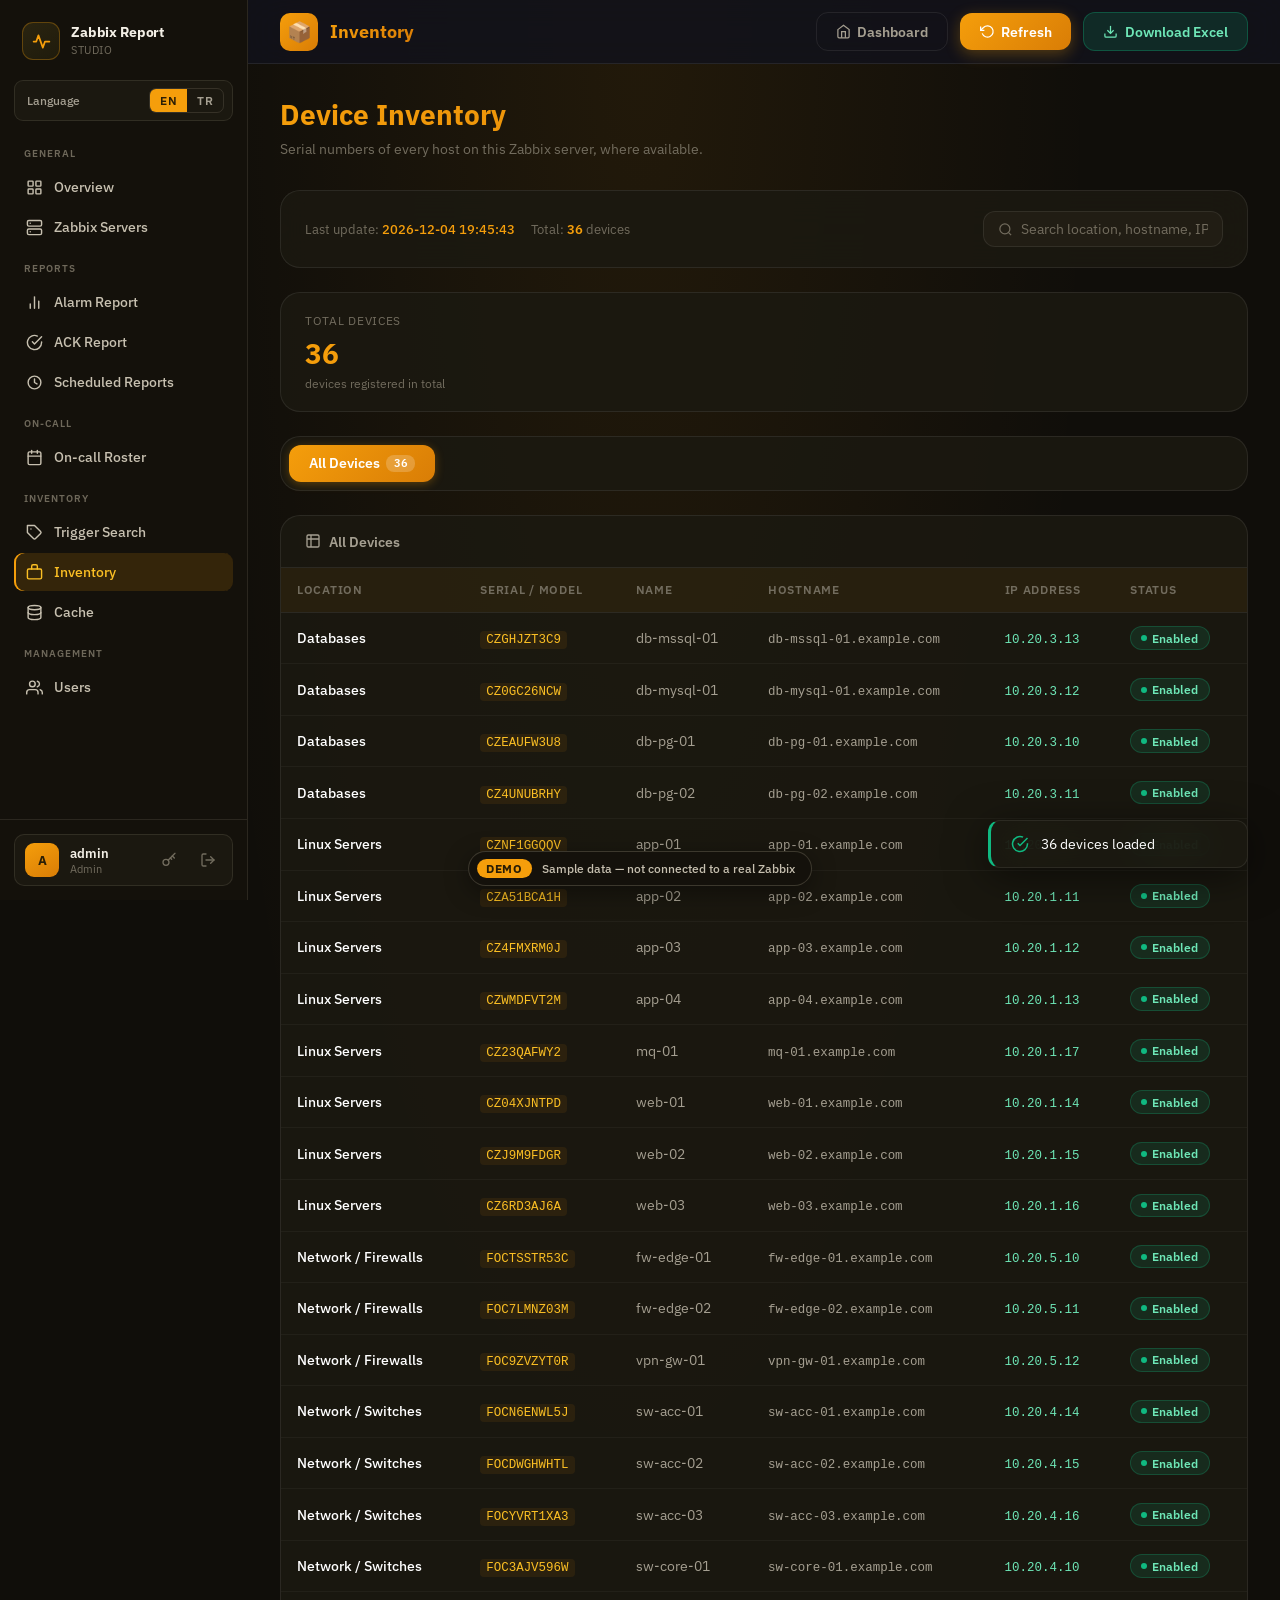
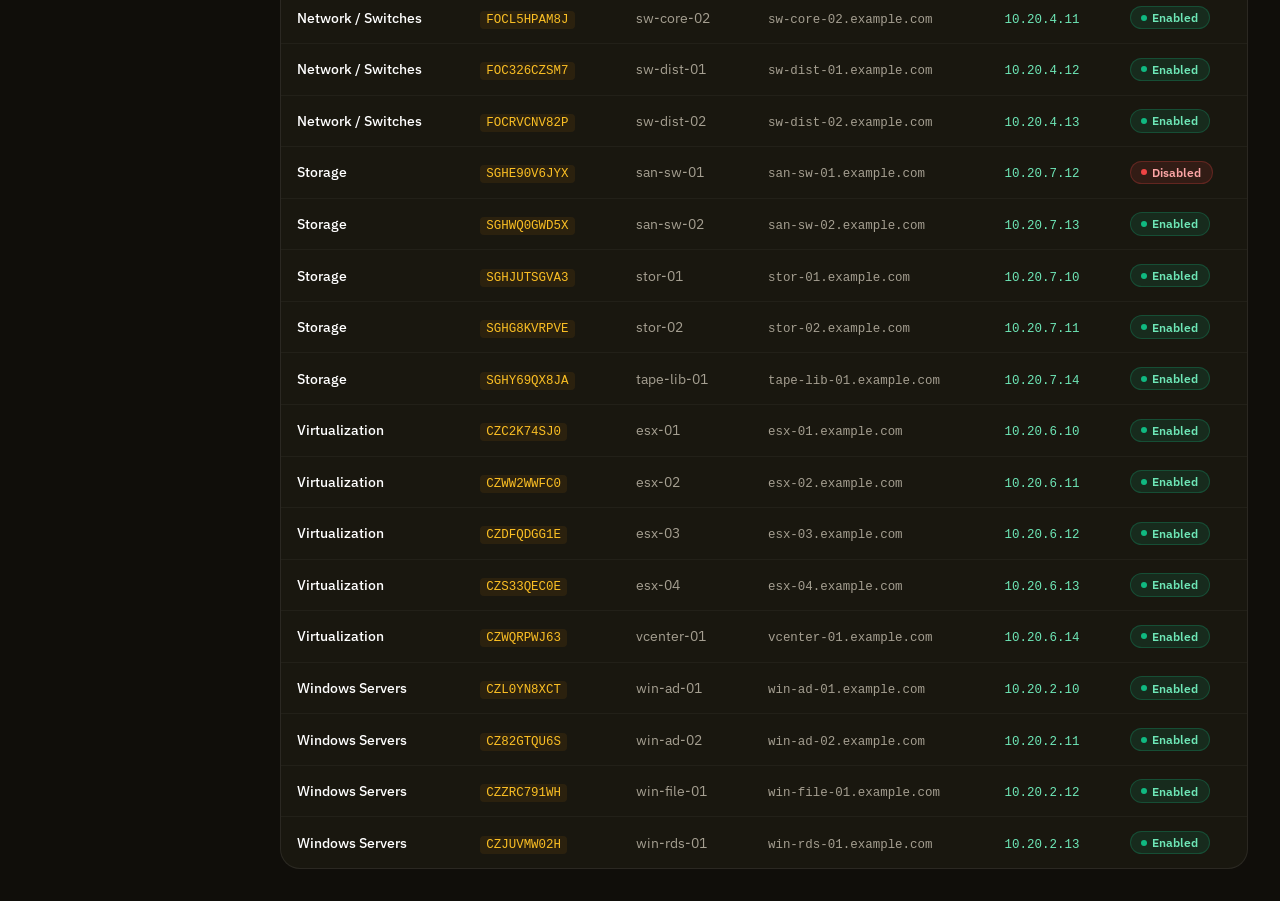
<file: envanter.html>
<!DOCTYPE html>
<html lang="en">
<head>
<script src="demo.js"></script>
  <meta charset="UTF-8">
  <script src="static/i18n.js"></script>
  <meta name="viewport" content="width=device-width, initial-scale=1.0">
  <title>Inventory — Zabbix Report Studio</title>
  <link href="https://fonts.googleapis.com/css2?family=IBM+Plex+Sans:wght@400;500;600;700&display=swap" rel="stylesheet">
  <style>
    :root {
      --bg-primary:#100e0a; --bg-secondary:#16140e; --bg-tertiary:#211d14;
      --bg-card:rgba(28,25,17,0.85); --bg-glass:rgba(240,230,200,0.04);
      --text-primary:#fff; --text-secondary:#a59f91; --text-muted:#726c5e;
      --accent-primary:#f59e0b; --accent-secondary:#d97d06;
      --accent-gradient:linear-gradient(135deg,#f59e0b 0%,#d97d06 100%);
      --success:#10b981; --danger:#ef4444; --warning:#f59e0b; --info:#3b82f6;
      --border-color:rgba(255,255,255,0.08);
      --border-radius:12px; --border-radius-lg:20px;
      --shadow-lg:0 8px 40px rgba(0,0,0,0.5);
      --shadow-glow:0 0 40px rgba(245,158,11,0.3);
      --transition:0.15s ease;
    }
    *,*::before,*::after { margin:0; padding:0; box-sizing:border-box; }
    body { font-family:'IBM Plex Sans',-apple-system,sans-serif; background:radial-gradient(ellipse at top,rgba(245,158,11,0.08) 0%,transparent 50%),var(--bg-primary); color:var(--text-primary); min-height:100vh; }

    /* SCROLLBAR */
    ::-webkit-scrollbar { width:6px; height:6px; }
    ::-webkit-scrollbar-track { background:var(--bg-secondary); }
    ::-webkit-scrollbar-thumb { background:var(--bg-tertiary); border-radius:3px; }
    ::-webkit-scrollbar-thumb:hover { background:var(--accent-primary); }

    /* HEADER */
    .app-header {
      background:rgba(18,18,26,0.9);
      backdrop-filter:blur(20px);
      border-bottom:1px solid var(--border-color);
      padding:0 2rem;
      height:64px;
      display:flex; align-items:center; justify-content:space-between;
      position:sticky; top:0; z-index:100;
    }
    .logo { display:flex; align-items:center; gap:0.75rem; }
    .logo-icon { width:38px; height:38px; background:var(--accent-gradient); border-radius:10px; display:flex; align-items:center; justify-content:center; font-size:20px; }
    .logo-text { font-size:1.1rem; font-weight:700; background:var(--accent-gradient); -webkit-background-clip:text; -webkit-text-fill-color:transparent; background-clip:text; }
    .header-right { display:flex; align-items:center; gap:0.75rem; }
    .btn {
      display:inline-flex; align-items:center; gap:0.4rem;
      padding:0.6rem 1.2rem; border:none; border-radius:var(--border-radius);
      font-size:0.85rem; font-weight:600; font-family:inherit; cursor:pointer; transition:var(--transition);
      text-decoration:none;
    }
    .btn-primary { background:var(--accent-gradient); color:#fff; box-shadow:0 4px 15px rgba(245,158,11,0.3); }
    .btn-primary:hover:not(:disabled) { transform:translateY(-2px); box-shadow:0 6px 20px rgba(245,158,11,0.4); }
    .btn-primary:disabled { opacity:0.5; cursor:not-allowed; }
    .btn-success { background:rgba(16,185,129,0.15); color:#6ee7b7; border:1px solid rgba(16,185,129,0.3); }
    .btn-success:hover:not(:disabled) { background:rgba(16,185,129,0.25); transform:translateY(-2px); }
    .btn-success:disabled { opacity:0.4; cursor:not-allowed; }
    .btn-outline { background:transparent; border:1px solid var(--border-color); color:var(--text-secondary); }
    .btn-outline:hover { background:var(--bg-tertiary); color:var(--text-primary); }

    /* MAIN */
    .main { max-width:1600px; margin:0 auto; padding:2rem; }

    /* HERO */
    .hero { margin-bottom:2rem; }
    .hero h1 { font-size:1.75rem; font-weight:700; margin-bottom:0.4rem; background:var(--accent-gradient); -webkit-background-clip:text; -webkit-text-fill-color:transparent; background-clip:text; }
    .hero p { color:var(--text-muted); font-size:0.9rem; }

    /* ACTION BAR */
    .action-bar {
      background:var(--bg-card);
      backdrop-filter:blur(20px);
      border:1px solid var(--border-color);
      border-radius:var(--border-radius-lg);
      padding:1.25rem 1.5rem;
      display:flex; align-items:center; justify-content:space-between; flex-wrap:wrap; gap:1rem;
      margin-bottom:1.5rem;
    }
    .action-bar-left { display:flex; align-items:center; gap:1rem; flex-wrap:wrap; }
    .action-bar-right { display:flex; align-items:center; gap:0.75rem; }
    .last-update { font-size:0.8rem; color:var(--text-muted); }
    .last-update span { color:var(--accent-primary); font-weight:500; }

    /* STATS */
    .stats { display:grid; grid-template-columns:repeat(auto-fit,minmax(160px,1fr)); gap:1rem; margin-bottom:1.5rem; }
    .stat-card {
      background:var(--bg-card);
      border:1px solid var(--border-color);
      border-radius:var(--border-radius-lg);
      padding:1.25rem 1.5rem;
      transition:var(--transition);
    }
    .stat-card:hover { border-color:rgba(245,158,11,0.3); transform:translateY(-2px); }
    .stat-label { font-size:0.72rem; color:var(--text-muted); text-transform:uppercase; letter-spacing:0.06em; margin-bottom:0.4rem; }
    .stat-value { font-size:1.75rem; font-weight:700; }
    .stat-card.total .stat-value { background:var(--accent-gradient); -webkit-background-clip:text; -webkit-text-fill-color:transparent; background-clip:text; }
    .stat-card.san .stat-value { color:#60a5fa; }
    .stat-card.servers .stat-value { color:#6ee7b7; }
    .stat-card.storage .stat-value { color:#fcd34d; }
    .stat-card.tape .stat-value { color:#c4b5fd; }
    .stat-sub { font-size:0.75rem; color:var(--text-muted); margin-top:0.25rem; }

    /* TABS */
    .tabs {
      display:flex; gap:0.5rem; margin-bottom:1.5rem; flex-wrap:wrap;
      background:var(--bg-card);
      border:1px solid var(--border-color);
      border-radius:var(--border-radius-lg);
      padding:0.5rem;
    }
    .tab {
      padding:0.6rem 1.25rem;
      border:none; border-radius:var(--border-radius);
      font-size:0.85rem; font-weight:600; font-family:inherit;
      cursor:pointer; transition:var(--transition);
      color:var(--text-muted); background:transparent;
      display:flex; align-items:center; gap:0.4rem;
    }
    .tab:hover { color:var(--text-primary); background:var(--bg-tertiary); }
    .tab.active { background:var(--accent-gradient); color:#fff; box-shadow:0 2px 10px rgba(245,158,11,0.3); }
    .tab .count { font-size:0.7rem; padding:0.1rem 0.45rem; border-radius:8px; background:rgba(255,255,255,0.1); }
    .tab.active .count { background:rgba(255,255,255,0.2); }

    /* TABLE PANEL */
    .table-panel {
      background:var(--bg-card);
      border:1px solid var(--border-color);
      border-radius:var(--border-radius-lg);
      overflow:hidden;
    }
    .table-panel-header {
      padding:1rem 1.5rem;
      border-bottom:1px solid var(--border-color);
      display:flex; align-items:center; justify-content:space-between;
    }
    .table-panel-title { font-size:0.9rem; font-weight:600; display:flex; align-items:center; gap:0.5rem; color:var(--text-secondary); }
    .search-input-wrap {
      display:flex; align-items:center; gap:0.5rem;
      padding:0.5rem 0.875rem;
      background:var(--bg-tertiary);
      border:1px solid var(--border-color);
      border-radius:var(--border-radius);
      min-width:240px;
    }
    .search-input-wrap svg { width:15px; height:15px; color:var(--text-muted); flex-shrink:0; }
    .search-input-wrap input { background:transparent; border:none; color:var(--text-primary); font-size:0.85rem; font-family:inherit; outline:none; width:100%; }
    .search-input-wrap input::placeholder { color:var(--text-muted); }

    .table-wrapper { overflow-x:auto; }
    table { width:100%; border-collapse:collapse; min-width:700px; }
    thead { background:rgba(245,158,11,0.06); }
    th { padding:0.9rem 1rem; text-align:left; font-size:0.75rem; font-weight:600; color:var(--text-muted); text-transform:uppercase; letter-spacing:0.06em; border-bottom:1px solid var(--border-color); white-space:nowrap; }
    td { padding:0.85rem 1rem; font-size:0.85rem; color:var(--text-secondary); border-bottom:1px solid rgba(255,255,255,0.04); }
    tr:last-child td { border-bottom:none; }
    tr:hover td { background:rgba(255,255,255,0.025); color:var(--text-primary); }

    .badge-enabled { display:inline-flex; align-items:center; gap:0.3rem; padding:0.2rem 0.65rem; background:rgba(16,185,129,0.12); color:#6ee7b7; border:1px solid rgba(16,185,129,0.25); border-radius:20px; font-size:0.72rem; font-weight:600; }
    .badge-disabled { display:inline-flex; align-items:center; gap:0.3rem; padding:0.2rem 0.65rem; background:rgba(239,68,68,0.12); color:#fca5a5; border:1px solid rgba(239,68,68,0.25); border-radius:20px; font-size:0.72rem; font-weight:600; }
    .badge-empty { display:inline-block; padding:0.2rem 0.65rem; background:rgba(107,114,128,0.15); color:var(--text-muted); border:1px solid rgba(107,114,128,0.2); border-radius:20px; font-size:0.72rem; }

    .dot { width:6px; height:6px; border-radius:50%; display:inline-block; }
    .dot-green { background:var(--success); }
    .dot-red { background:var(--danger); }

    .no-data { text-align:center; padding:3rem; color:var(--text-muted); font-size:0.9rem; }

    /* EKSIK PANEL */
    .eksik-panel {
      background:var(--bg-card);
      border:1px solid rgba(239,68,68,0.2);
      border-radius:var(--border-radius-lg);
      margin-top:1.5rem;
      overflow:hidden;
    }
    .eksik-header {
      padding:1rem 1.5rem;
      border-bottom:1px solid rgba(239,68,68,0.15);
      display:flex; align-items:center; gap:0.5rem;
      font-size:0.9rem; font-weight:600; color:#fca5a5;
      cursor:pointer; user-select:none;
    }
    .eksik-header svg { width:18px; height:18px; }
    .eksik-body { padding:1.5rem; overflow-x:auto; }
    .eksik-table th { color:#fca5a5; }
    .eksik-cell-ok { background:rgba(16,185,129,0.08); color:#6ee7b7; text-align:center; font-size:0.75rem; font-weight:600; }
    .eksik-cell-no { background:rgba(239,68,68,0.08); color:#fca5a5; text-align:center; font-size:0.75rem; font-weight:600; }

    /* LOADING */
    .loading-overlay {
      position:fixed; inset:0;
      background:rgba(10,10,15,0.85);
      backdrop-filter:blur(8px);
      display:flex; align-items:center; justify-content:center;
      z-index:1000;
    }
    .loading-overlay.hidden { display:none; }
    .loading-box { text-align:center; }
    .spinner {
      width:48px; height:48px;
      border:3px solid var(--bg-tertiary);
      border-top-color:var(--accent-primary);
      border-radius:50%;
      animation:spin 0.8s linear infinite;
      margin:0 auto 1rem;
    }
    @keyframes spin { to { transform:rotate(360deg); } }
    .loading-box p { color:var(--text-secondary); font-size:0.9rem; }

    /* TOAST */
    .toast-container { position:fixed; bottom:2rem; right:2rem; display:flex; flex-direction:column; gap:0.75rem; z-index:1001; }
    .toast {
      padding:0.875rem 1.25rem;
      background:var(--bg-card);
      backdrop-filter:blur(20px);
      border:1px solid var(--border-color);
      border-radius:var(--border-radius);
      box-shadow:var(--shadow-lg);
      display:flex; align-items:center; gap:0.75rem;
      min-width:260px; max-width:400px;
      animation:slideIn 0.3s ease;
      font-size:0.85rem;
    }
    @keyframes slideIn { from{opacity:0;transform:translateX(100%)} to{opacity:1;transform:translateX(0)} }
    .toast.success { border-left:3px solid var(--success); }
    .toast.error   { border-left:3px solid var(--danger); }
    .toast.info    { border-left:3px solid var(--info); }

    .hidden { display:none !important; }
  </style>
  <link rel="icon" type="image/svg+xml" href="static/favicon.svg">
</head>
<body>



<style>
  body{padding-left:248px !important}
  @media(max-width:860px){body{padding-left:0 !important}#zrsSidebar{display:none !important}}
  #zrsSidebar::-webkit-scrollbar{width:8px}
  #zrsSidebar::-webkit-scrollbar-thumb{background:rgba(240,230,200,.16);border-radius:6px}
</style>

<aside id="zrsSidebar" style="position:fixed;left:0;top:0;width:248px;height:100vh;background:#14110b;border-right:1px solid rgba(240,230,200,.1);display:flex;flex-direction:column;z-index:500;font-family:'IBM Plex Sans',system-ui,sans-serif">
  <div style="display:flex;align-items:center;gap:11px;padding:22px 22px 20px">
    <div style="width:38px;height:38px;border-radius:11px;background:linear-gradient(150deg,#2a2410,#1f1b0c);border:1px solid rgba(245,158,11,.3);display:flex;align-items:center;justify-content:center;flex-shrink:0"><svg width="21" height="21" viewBox="0 0 24 24" fill="none" stroke="#f59e0b" stroke-width="2" stroke-linecap="round" stroke-linejoin="round"><path d="M3 12h3l2.5-7 5 14 2.5-7H21"/></svg></div>
    <div><div style="font-size:14px;font-weight:700;letter-spacing:-.01em;line-height:1.1;color:#f3efe6">Zabbix Report</div><div style="font-size:10.5px;color:#726c5e;letter-spacing:.05em;text-transform:uppercase;margin-top:2px">Studio</div></div>
  </div>
  <nav style="padding:6px 14px;flex:1;overflow-y:auto">
    <div style="font-size:10px;font-weight:600;color:#6e685a;letter-spacing:.1em;text-transform:uppercase;padding:14px 10px 8px">General</div>
    <a href="index.html"  style="display:flex;align-items:center;gap:11px;padding:10px 12px;margin-bottom:2px;border-radius:9px;font-size:13.5px;font-weight:500;text-decoration:none;transition:background .12s;color:#c7c0b0;" onmouseover="if(!this.getAttribute('data-on'))this.style.background='rgba(240,230,200,.05)'" onmouseout="if(!this.getAttribute('data-on'))this.style.background='transparent'"><svg width="17" height="17" viewBox="0 0 24 24" fill="none" stroke="currentColor" stroke-width="2" stroke-linecap="round" stroke-linejoin="round"><rect x="3" y="3" width="7" height="7" rx="1"/><rect x="14" y="3" width="7" height="7" rx="1"/><rect x="14" y="14" width="7" height="7" rx="1"/><rect x="3" y="14" width="7" height="7" rx="1"/></svg>Overview</a>
    <a href="servers.html"  style="display:flex;align-items:center;gap:11px;padding:10px 12px;margin-bottom:2px;border-radius:9px;font-size:13.5px;font-weight:500;text-decoration:none;transition:background .12s;color:#c7c0b0;" onmouseover="if(!this.getAttribute('data-on'))this.style.background='rgba(240,230,200,.05)'" onmouseout="if(!this.getAttribute('data-on'))this.style.background='transparent'"><svg width="17" height="17" viewBox="0 0 24 24" fill="none" stroke="currentColor" stroke-width="2" stroke-linecap="round" stroke-linejoin="round"><rect x="2" y="2" width="20" height="8" rx="2"/><rect x="2" y="14" width="20" height="8" rx="2"/><line x1="6" y1="6" x2="6.01" y2="6"/><line x1="6" y1="18" x2="6.01" y2="18"/></svg>Zabbix Servers</a>
    <div style="font-size:10px;font-weight:600;color:#6e685a;letter-spacing:.1em;text-transform:uppercase;padding:14px 10px 8px">Reports</div>
    <a href="alarm-report.html"  style="display:flex;align-items:center;gap:11px;padding:10px 12px;margin-bottom:2px;border-radius:9px;font-size:13.5px;font-weight:500;text-decoration:none;transition:background .12s;color:#c7c0b0;" onmouseover="if(!this.getAttribute('data-on'))this.style.background='rgba(240,230,200,.05)'" onmouseout="if(!this.getAttribute('data-on'))this.style.background='transparent'"><svg width="17" height="17" viewBox="0 0 24 24" fill="none" stroke="currentColor" stroke-width="2" stroke-linecap="round" stroke-linejoin="round"><line x1="18" y1="20" x2="18" y2="10"/><line x1="12" y1="20" x2="12" y2="4"/><line x1="6" y1="20" x2="6" y2="14"/></svg>Alarm Report</a>
    <a href="ack.html"  style="display:flex;align-items:center;gap:11px;padding:10px 12px;margin-bottom:2px;border-radius:9px;font-size:13.5px;font-weight:500;text-decoration:none;transition:background .12s;color:#c7c0b0;" onmouseover="if(!this.getAttribute('data-on'))this.style.background='rgba(240,230,200,.05)'" onmouseout="if(!this.getAttribute('data-on'))this.style.background='transparent'"><svg width="17" height="17" viewBox="0 0 24 24" fill="none" stroke="currentColor" stroke-width="2" stroke-linecap="round" stroke-linejoin="round"><path d="M22 11.08V12a10 10 0 1 1-5.93-9.14"/><polyline points="22 4 12 14.01 9 11.01"/></svg>ACK Report</a>
    
    <a href="schedules.html"  style="display:flex;align-items:center;gap:11px;padding:10px 12px;margin-bottom:2px;border-radius:9px;font-size:13.5px;font-weight:500;text-decoration:none;transition:background .12s;color:#c7c0b0;" onmouseover="if(!this.getAttribute('data-on'))this.style.background='rgba(240,230,200,.05)'" onmouseout="if(!this.getAttribute('data-on'))this.style.background='transparent'"><svg width="17" height="17" viewBox="0 0 24 24" fill="none" stroke="currentColor" stroke-width="2" stroke-linecap="round" stroke-linejoin="round"><circle cx="12" cy="12" r="9"/><polyline points="12 7 12 12 15.5 14"/></svg>Scheduled Reports</a>
    
    <div style="font-size:10px;font-weight:600;color:#6e685a;letter-spacing:.1em;text-transform:uppercase;padding:14px 10px 8px">On-call</div>
    <a href="nobet.html"  style="display:flex;align-items:center;gap:11px;padding:10px 12px;margin-bottom:2px;border-radius:9px;font-size:13.5px;font-weight:500;text-decoration:none;transition:background .12s;color:#c7c0b0;" onmouseover="if(!this.getAttribute('data-on'))this.style.background='rgba(240,230,200,.05)'" onmouseout="if(!this.getAttribute('data-on'))this.style.background='transparent'"><svg width="17" height="17" viewBox="0 0 24 24" fill="none" stroke="currentColor" stroke-width="2" stroke-linecap="round" stroke-linejoin="round"><rect x="3" y="4" width="18" height="18" rx="2"/><line x1="16" y1="2" x2="16" y2="6"/><line x1="8" y1="2" x2="8" y2="6"/><line x1="3" y1="10" x2="21" y2="10"/></svg>On-call Roster</a>
    <div style="font-size:10px;font-weight:600;color:#6e685a;letter-spacing:.1em;text-transform:uppercase;padding:14px 10px 8px">Inventory</div>
    <a href="tkodu.html"  style="display:flex;align-items:center;gap:11px;padding:10px 12px;margin-bottom:2px;border-radius:9px;font-size:13.5px;font-weight:500;text-decoration:none;transition:background .12s;color:#c7c0b0;" onmouseover="if(!this.getAttribute('data-on'))this.style.background='rgba(240,230,200,.05)'" onmouseout="if(!this.getAttribute('data-on'))this.style.background='transparent'"><svg width="17" height="17" viewBox="0 0 24 24" fill="none" stroke="currentColor" stroke-width="2" stroke-linecap="round" stroke-linejoin="round"><path d="M20.59 13.41l-7.17 7.17a2 2 0 0 1-2.83 0L2 12V2h10l8.59 8.59a2 2 0 0 1 0 2.82z"/><line x1="7" y1="7" x2="7.01" y2="7"/></svg>Trigger Search</a>
    <a href="envanter.html" data-on=1 style="display:flex;align-items:center;gap:11px;padding:10px 12px;margin-bottom:2px;border-radius:9px;font-size:13.5px;font-weight:500;text-decoration:none;transition:background .12s;background:rgba(245,158,11,.14);color:#fbbf24;box-shadow:inset 2px 0 0 #f59e0b;" onmouseover="if(!this.getAttribute('data-on'))this.style.background='rgba(240,230,200,.05)'" onmouseout="if(!this.getAttribute('data-on'))this.style.background='transparent'"><svg width="17" height="17" viewBox="0 0 24 24" fill="none" stroke="currentColor" stroke-width="2" stroke-linecap="round" stroke-linejoin="round"><rect x="2" y="7" width="20" height="14" rx="2"/><path d="M16 7V3a2 2 0 0 0-2-2h-4a2 2 0 0 0-2 2v4"/></svg>Inventory</a>
    <a href="cache.html"  style="display:flex;align-items:center;gap:11px;padding:10px 12px;margin-bottom:2px;border-radius:9px;font-size:13.5px;font-weight:500;text-decoration:none;transition:background .12s;color:#c7c0b0;" onmouseover="if(!this.getAttribute('data-on'))this.style.background='rgba(240,230,200,.05)'" onmouseout="if(!this.getAttribute('data-on'))this.style.background='transparent'"><svg width="17" height="17" viewBox="0 0 24 24" fill="none" stroke="currentColor" stroke-width="2" stroke-linecap="round" stroke-linejoin="round"><ellipse cx="12" cy="5" rx="9" ry="3"/><path d="M21 12c0 1.66-4 3-9 3s-9-1.34-9-3"/><path d="M3 5v14c0 1.66 4 3 9 3s9-1.34 9-3V5"/></svg>Cache</a>
    
    <div style="font-size:10px;font-weight:600;color:#6e685a;letter-spacing:.1em;text-transform:uppercase;padding:14px 10px 8px">Management</div>
    <a href="users.html"  style="display:flex;align-items:center;gap:11px;padding:10px 12px;margin-bottom:2px;border-radius:9px;font-size:13.5px;font-weight:500;text-decoration:none;transition:background .12s;color:#c7c0b0;" onmouseover="if(!this.getAttribute('data-on'))this.style.background='rgba(240,230,200,.05)'" onmouseout="if(!this.getAttribute('data-on'))this.style.background='transparent'"><svg width="17" height="17" viewBox="0 0 24 24" fill="none" stroke="currentColor" stroke-width="2" stroke-linecap="round" stroke-linejoin="round"><path d="M17 21v-2a4 4 0 0 0-4-4H5a4 4 0 0 0-4 4v2"/><circle cx="9" cy="7" r="4"/><path d="M23 21v-2a4 4 0 0 0-3-3.87"/><path d="M16 3.13a4 4 0 0 1 0 7.75"/></svg>Users</a>
    
  </nav>
  <div style="padding:14px;border-top:1px solid rgba(240,230,200,.1)">
    <div style="display:flex;align-items:center;gap:11px;padding:8px 10px;border-radius:10px;background:#1b1810;border:1px solid rgba(240,230,200,.1)">
      <div style="width:34px;height:34px;border-radius:9px;background:linear-gradient(150deg,#f59e0b,#d97d06);display:flex;align-items:center;justify-content:center;color:#2a1e05;font-weight:700;font-size:13px;flex-shrink:0">A</div>
      <div style="flex:1;min-width:0"><div style="font-size:13px;font-weight:600;white-space:nowrap;overflow:hidden;text-overflow:ellipsis;color:#f3efe6">admin</div><div style="font-size:10.5px;color:#726c5e">Admin</div></div>
      <a href="change-password.html" title="Change password" style="color:#726c5e;padding:6px;border-radius:7px;display:flex;text-decoration:none" onmouseover="this.style.color='#fbbf24';this.style.background='rgba(245,158,11,.12)'" onmouseout="this.style.color='#726c5e';this.style.background='transparent'"><svg width="16" height="16" viewBox="0 0 24 24" fill="none" stroke="currentColor" stroke-width="2" stroke-linecap="round" stroke-linejoin="round"><circle cx="7.5" cy="15.5" r="4.5"/><path d="M10.7 12.3L21 2"/><path d="M17 6l3 3"/><path d="M14 9l2 2"/></svg></a>
      <a href="login.html" title="Sign out" style="color:#726c5e;padding:6px;border-radius:7px;display:flex;text-decoration:none" onmouseover="this.style.color='#fb7a3c';this.style.background='rgba(251,122,60,.12)'" onmouseout="this.style.color='#726c5e';this.style.background='transparent'"><svg width="16" height="16" viewBox="0 0 24 24" fill="none" stroke="currentColor" stroke-width="2" stroke-linecap="round" stroke-linejoin="round"><path d="M9 21H5a2 2 0 0 1-2-2V5a2 2 0 0 1 2-2h4"/><polyline points="16 17 21 12 16 7"/><line x1="21" y1="12" x2="9" y2="12"/></svg></a>
    </div>
  </div>
</aside>


<!-- HEADER -->
<header class="app-header">
  <div class="logo">
    <div class="logo-icon">📦</div>
    <span class="logo-text">Inventory</span>
  </div>
  <div class="header-right">
    <a href="index.html" class="btn btn-outline">
      <svg viewBox="0 0 24 24" fill="none" stroke="currentColor" stroke-width="2" width="15" height="15">
        <path d="M3 9l9-7 9 7v11a2 2 0 0 1-2 2H5a2 2 0 0 1-2-2z"/><polyline points="9 22 9 12 15 12 15 22"/>
      </svg>
      Dashboard
    </a>
    <button id="generateBtn" class="btn btn-primary">
      <svg viewBox="0 0 24 24" fill="none" stroke="currentColor" stroke-width="2" width="15" height="15">
        <polyline points="1 4 1 10 7 10"/><path d="M3.51 15a9 9 0 1 0 2.13-9.36L1 10"/>
      </svg>
      Refresh
    </button>
    <button id="downloadBtn" class="btn btn-success" disabled>
      <svg viewBox="0 0 24 24" fill="none" stroke="currentColor" stroke-width="2" width="15" height="15">
        <path d="M21 15v4a2 2 0 0 1-2 2H5a2 2 0 0 1-2-2v-4"/>
        <polyline points="7 10 12 15 17 10"/><line x1="12" y1="15" x2="12" y2="3"/>
      </svg>
      Download Excel
    </button>
  </div>
</header>

<div class="main">

  <div class="hero">
    <h1>Infrastructure Inventory</h1>
    <p>Serial numbers of the devices in the SAN SW, Servers, Storage and Tape categories, pulled from Zabbix.</p>
  </div>

  <div class="action-bar">
    <div class="action-bar-left">
      <span id="lastUpdate" class="last-update hidden">Last update: <span id="lastUpdateTime"></span></span>
      <span id="totalBadge" class="last-update hidden">Total: <span id="totalCount" style="color:var(--accent-primary);font-weight:600;"></span> devices</span>
    </div>
    <div class="action-bar-right">
      <div class="search-input-wrap">
        <svg viewBox="0 0 24 24" fill="none" stroke="currentColor" stroke-width="2">
          <circle cx="11" cy="11" r="8"/><path d="m21 21-4.35-4.35"/>
        </svg>
        <input type="text" id="globalSearch" placeholder="Search location, hostname, IP...">
      </div>
    </div>
  </div>

  <!-- STATS -->
  <div class="stats" id="statsRow" style="display:none;">
    <div class="stat-card total">
      <div class="stat-label">Total Devices</div>
      <div class="stat-value" id="statTotal">0</div>
      <div class="stat-sub" id="statTotalSub"></div>
    </div>
    <div class="stat-card san">
      <div class="stat-label">SAN SW</div>
      <div class="stat-value" id="statSAN">0</div>
      <div class="stat-sub" id="statSANSub"></div>
    </div>
    <div class="stat-card servers">
      <div class="stat-label">Servers</div>
      <div class="stat-value" id="statServers">0</div>
      <div class="stat-sub" id="statServersSub"></div>
    </div>
    <div class="stat-card storage">
      <div class="stat-label">Storage</div>
      <div class="stat-value" id="statStorage">0</div>
      <div class="stat-sub" id="statStorageSub"></div>
    </div>
    <div class="stat-card tape">
      <div class="stat-label">Tape</div>
      <div class="stat-value" id="statTape">0</div>
      <div class="stat-sub" id="statTapeSub"></div>
    </div>
  </div>

  <!-- TABS + TABLE -->
  <div id="dataSection" style="display:none;">
    <div class="tabs" id="tabs">
      <button class="tab active" data-cat="SAN SW">
        <svg viewBox="0 0 24 24" fill="none" stroke="currentColor" stroke-width="2" width="14" height="14"><rect x="2" y="2" width="20" height="8" rx="2"/><rect x="2" y="14" width="20" height="8" rx="2"/></svg>
        SAN SW <span class="count" id="tabCountSAN">0</span>
      </button>
      <button class="tab" data-cat="Servers">
        <svg viewBox="0 0 24 24" fill="none" stroke="currentColor" stroke-width="2" width="14" height="14"><rect x="2" y="2" width="20" height="8" rx="2"/><rect x="2" y="14" width="20" height="8" rx="2"/><line x1="6" y1="6" x2="6.01" y2="6"/><line x1="6" y1="18" x2="6.01" y2="18"/></svg>
        Servers <span class="count" id="tabCountServers">0</span>
      </button>
      <button class="tab" data-cat="Storage">
        <svg viewBox="0 0 24 24" fill="none" stroke="currentColor" stroke-width="2" width="14" height="14"><ellipse cx="12" cy="5" rx="9" ry="3"/><path d="M21 12c0 1.66-4 3-9 3s-9-1.34-9-3"/><path d="M3 5v14c0 1.66 4 3 9 3s9-1.34 9-3V5"/></svg>
        Storage <span class="count" id="tabCountStorage">0</span>
      </button>
      <button class="tab" data-cat="Tape">
        <svg viewBox="0 0 24 24" fill="none" stroke="currentColor" stroke-width="2" width="14" height="14"><rect x="2" y="6" width="20" height="12" rx="2"/><circle cx="8" cy="12" r="2"/><circle cx="16" cy="12" r="2"/></svg>
        Tape <span class="count" id="tabCountTape">0</span>
      </button>
    </div>

    <div class="table-panel">
      <div class="table-panel-header">
        <span class="table-panel-title" id="tableTitle">
          <svg viewBox="0 0 24 24" fill="none" stroke="currentColor" stroke-width="2" width="16" height="16"><path d="M9 3H5a2 2 0 0 0-2 2v4m6-6h10a2 2 0 0 1 2 2v4M9 3v18m0 0h10a2 2 0 0 0 2-2V9M9 21H5a2 2 0 0 1-2-2V9m0 0h18"/></svg>
          SAN SW
        </span>
      </div>
      <div class="table-wrapper">
        <table>
          <thead>
            <tr>
              <th>Location</th>
              <th>Serial / Model</th>
              <th>Name</th>
              <th>Hostname</th>
              <th>IP Address</th>
              <th>Status</th>
            </tr>
          </thead>
          <tbody id="tableBody"></tbody>
        </table>
      </div>
    </div>

    <!-- EKSİK KATEGORİLER -->
    <div class="eksik-panel" id="eksikPanel" style="display:none;">
      <div class="eksik-header" onclick="toggleEksik()">
        <svg viewBox="0 0 24 24" fill="none" stroke="currentColor" stroke-width="2">
          <path d="M10.29 3.86L1.82 18a2 2 0 0 0 1.71 3h16.94a2 2 0 0 0 1.71-3L13.71 3.86a2 2 0 0 0-3.42 0z"/>
          <line x1="12" y1="9" x2="12" y2="13"/><line x1="12" y1="17" x2="12.01" y2="17"/>
        </svg>
        Missing Categories
        <svg id="eksikChevron" viewBox="0 0 24 24" fill="none" stroke="currentColor" stroke-width="2" width="16" height="16" style="margin-left:auto;transition:0.3s;"><polyline points="6 9 12 15 18 9"/></svg>
      </div>
      <div class="eksik-body" id="eksikBody">
        <table class="eksik-table" style="width:100%;border-collapse:collapse;">
          <thead id="eksikHead"></thead>
          <tbody id="eksikTableBody"></tbody>
        </table>
      </div>
    </div>
  </div>

  <!-- EMPTY STATE -->
  <div id="emptyState" style="text-align:center;padding:5rem 2rem;color:var(--text-muted);">
    <div style="font-size:4rem;margin-bottom:1rem;opacity:0.4;">📦</div>
    <p style="font-size:1rem;margin-bottom:0.5rem;color:var(--text-secondary);">Loading data…</p>
    <p style="font-size:0.85rem;">Fetching inventory data from Zabbix. If something goes wrong, try "Refresh".</p>
  </div>

</div>

<!-- LOADING -->
<div id="loadingOverlay" class="loading-overlay hidden">
  <div class="loading-box">
    <div class="spinner"></div>
    <p id="loadingText">Fetching data from Zabbix...</p>
  </div>
</div>

<!-- TOAST --> 
<div class="toast-container" id="toastContainer"></div>

<script>
const SHEET_ORDER = ['SAN SW', 'Servers', 'Storage', 'Tape'];
const LOCATIONS = [];


let reportData = null;
let eksikData = null;
let currentCat = 'SAN SW';
let searchFilter = '';
let mode = 'category';
let categories = SHEET_ORDER.slice();

// INIT
document.getElementById('generateBtn').addEventListener('click', generateReport);
document.getElementById('downloadBtn').addEventListener('click', downloadExcel);
// Data is fetched automatically on page load (no separate "fetch" step needed).
// generateReport is a function declaration, so hoisting makes it safe to call here.
generateReport();
document.getElementById('globalSearch').addEventListener('input', e => {
  searchFilter = e.target.value.toLowerCase();
  renderTable(currentCat);
});
const TABLE_ICON = '<svg viewBox="0 0 24 24" fill="none" stroke="currentColor" stroke-width="2" width="16" height="16"><path d="M9 3H5a2 2 0 0 0-2 2v4m6-6h10a2 2 0 0 1 2 2v4M9 3v18m0 0h10a2 2 0 0 0 2-2V9M9 21H5a2 2 0 0 1-2-2V9m0 0h18"/></svg>';

// Build tabs dynamically from the active mode's categories (category mode: 4 categories, generic mode: one).
function buildTabs() {
  const tabsEl = document.getElementById('tabs');
  tabsEl.innerHTML = categories.map((c, i) =>
    `<button class="tab${i === 0 ? ' active' : ''}" data-cat="${esc(c)}">${esc(c)} <span class="count" data-count="${esc(c)}">0</span></button>`
  ).join('');
  tabsEl.querySelectorAll('.tab').forEach(tab => {
    tab.addEventListener('click', () => {
      currentCat = tab.dataset.cat;
      tabsEl.querySelectorAll('.tab').forEach(t => t.classList.remove('active'));
      tab.classList.add('active');
      document.getElementById('tableTitle').innerHTML = TABLE_ICON + ' ' + esc(currentCat);
      renderTable(currentCat);
    });
  });
}

async function generateReport() {
  showLoading('Fetching data from Zabbix...');
  document.getElementById('generateBtn').disabled = true;
  try {
    const res = await fetch('/api/generate', { method:'POST', headers:{'Content-Type':'application/json'} });
    const result = await res.json();
    if (!result.success) throw new Error(result.error);

    reportData = result.data;
    eksikData = result.eksik;
    const summary = result.summary;
    mode = result.mode || 'category';
    categories = result.categories || SHEET_ORDER.slice();
    currentCat = categories[0];

    // Set the title and description based on the mode
    document.querySelector('.hero h1').textContent =
      mode === 'all' ? 'Device Inventory' : 'Infrastructure Inventory';
    document.querySelector('.hero p').textContent = mode === 'all'
      ? 'Serial numbers of every host on this Zabbix server, where available.'
      : 'Serial numbers of the devices in the SAN SW, Servers, Storage and Tape categories, pulled from Zabbix.';

    buildTabs();

    document.getElementById('statsRow').style.display = '';
    document.getElementById('dataSection').style.display = '';
    document.getElementById('emptyState').style.display = 'none';

    const total = summary.TOTAL || 0;
    document.getElementById('statTotal').textContent = total;
    document.getElementById('statTotalSub').textContent = 'devices registered in total';

    // Per-category stat cards only make sense in category mode; hide them in generic mode.
    document.querySelectorAll('.stat-card').forEach(c => {
      if (!c.classList.contains('total')) c.style.display = (mode === 'category') ? '' : 'none';
    });
    if (mode === 'category') {
      const CAT_ID = { 'SAN SW':'SAN', 'Servers':'Servers', 'Storage':'Storage', 'Tape':'Tape' };
      ['SAN SW','Servers','Storage','Tape'].forEach(cat => {
        const s = summary[cat] || {};
        const id = CAT_ID[cat];
        const statEl  = document.getElementById('stat' + id);
        const statSub = document.getElementById('stat' + id + 'Sub');
        if (statEl)  statEl.textContent  = s.total || 0;
        if (statSub) statSub.textContent = I18N.t('{0} active, {1} inactive', s.enabled||0, s.disabled||0);
      });
    }

    // Tab counts (for both modes, via the dynamic data-count)
    categories.forEach(cat => {
      const s = summary[cat] || {};
      const el = document.querySelector(`#tabs .count[data-count="${cat}"]`);
      if (el) el.textContent = s.total || 0;
    });

    document.getElementById('totalCount').textContent = total;
    document.getElementById('totalBadge').classList.remove('hidden');
    document.getElementById('lastUpdateTime').textContent = result.generated_at;
    document.getElementById('lastUpdate').classList.remove('hidden');

    document.getElementById('tableTitle').innerHTML = TABLE_ICON + ' ' + esc(currentCat);
    renderTable(currentCat);
    renderEksik();

    document.getElementById('downloadBtn').disabled = false;
    showToast(I18N.t('{0} devices loaded', total), 'success');
  } catch(e) {
    showToast('Error: ' + e.message, 'error');
  } finally {
    hideLoading();
    document.getElementById('generateBtn').disabled = false;
  }
}

function renderTable(cat) {
  if (!reportData) return;
  let rows = reportData[cat] || [];

  if (searchFilter) {
    rows = rows.filter(r =>
      (r.lokasyon||'').toLowerCase().includes(searchFilter) ||
      (r.hostname||'').toLowerCase().includes(searchFilter) ||
      (r.name||'').toLowerCase().includes(searchFilter) ||
      (r.ip||'').toLowerCase().includes(searchFilter) ||
      (r.serial||'').toLowerCase().includes(searchFilter)
    );
  }

  const isTape = cat === 'Tape';
  const serialLabel = isTape ? 'Device Model' : 'Serial Number';

  if (!rows.length) {
    document.getElementById('tableBody').innerHTML = `<tr><td colspan="6" class="no-data">No records for this category</td></tr>`;
    return;
  }

  document.getElementById('tableBody').innerHTML = rows.map(r => `
    <tr>
      <td style="color:var(--text-primary);font-weight:500;">${esc(r.lokasyon)}</td>
      <td>${r.serial ? `<code style="font-size:0.78rem;color:#fbbf24;background:rgba(245,158,11,0.08);padding:2px 6px;border-radius:4px;">${esc(r.serial)}</code>` : '<span class="badge-empty">—</span>'}</td>
      <td>${esc(r.name)}</td>
      <td><code style="font-size:0.78rem;color:var(--text-secondary);">${esc(r.hostname)}</code></td>
      <td><code style="font-size:0.78rem;color:#6ee7b7;">${esc(r.ip) || '—'}</code></td>
      <td>${r.status === 'Enabled'
        ? '<span class="badge-enabled"><span class="dot dot-green"></span>Enabled</span>'
        : '<span class="badge-disabled"><span class="dot dot-red"></span>Disabled</span>'
      }</td>
    </tr>
  `).join('');
}

function renderEksik() {
  if (mode !== 'category' || !eksikData || !Object.keys(eksikData).length) {
    document.getElementById('eksikPanel').style.display = 'none';
    return;
  }
  document.getElementById('eksikPanel').style.display = '';

  const cats = ['SAN SW','Servers','Storage','Tape'];
  document.getElementById('eksikHead').innerHTML = `<tr>
    <th style="padding:0.75rem 1rem;font-size:0.75rem;color:var(--text-muted);text-transform:uppercase;letter-spacing:0.05em;border-bottom:1px solid rgba(239,68,68,0.15);">Location</th>
    ${cats.map(c=>`<th style="padding:0.75rem 1rem;font-size:0.75rem;color:var(--text-muted);text-transform:uppercase;letter-spacing:0.05em;border-bottom:1px solid rgba(239,68,68,0.15);text-align:center;">${c}</th>`).join('')}
  </tr>`;

  document.getElementById('eksikTableBody').innerHTML = LOCATIONS.map(loc => {
    const missing = eksikData[loc] || [];
    if (!missing.length) return '';
    return `<tr>
      <td style="padding:0.6rem 1rem;font-size:0.82rem;color:var(--text-secondary);border-bottom:1px solid rgba(255,255,255,0.04);">${esc(loc)}</td>
      ${cats.map(c => missing.includes(c)
        ? `<td class="eksik-cell-no" style="padding:0.6rem 1rem;border-bottom:1px solid rgba(255,255,255,0.04);">MISSING</td>`
        : `<td class="eksik-cell-ok" style="padding:0.6rem 1rem;border-bottom:1px solid rgba(255,255,255,0.04);">PRESENT</td>`
      ).join('')}
    </tr>`;
  }).filter(Boolean).join('');
}

function toggleEksik() {
  const body = document.getElementById('eksikBody');
  const chevron = document.getElementById('eksikChevron');
  const hidden = body.style.display === 'none';
  body.style.display = hidden ? '' : 'none';
  chevron.style.transform = hidden ? '' : 'rotate(-90deg)';
}

async function downloadExcel() {
  document.getElementById('downloadBtn').disabled = true;
  showLoading('Building the Excel file...');
  try {
    const res = await fetch('/api/download', { method:'POST', headers:{'Content-Type':'application/json'}, body: JSON.stringify({ lang: I18N.lang }) });
    if (!res.ok) throw new Error('Download failed');
    const blob = await res.blob();
    const url = URL.createObjectURL(blob);
    const a = document.createElement('a');
    a.href = url;
    a.download = `Inventory_${new Date().toISOString().slice(0,10)}.xlsx`;
    a.click();
    URL.revokeObjectURL(url);
    showToast('Excel downloaded', 'success');
  } catch(e) {
    showToast('Download error: ' + e.message, 'error');
  } finally {
    hideLoading();
    document.getElementById('downloadBtn').disabled = false;
  }
}

function showLoading(text='Loading...') {
  document.getElementById('loadingText').textContent = text;
  document.getElementById('loadingOverlay').classList.remove('hidden');
}
function hideLoading() {
  document.getElementById('loadingOverlay').classList.add('hidden');
}
function showToast(msg, type='info') {
  const icons = {
    success:'<path d="M22 11.08V12a10 10 0 1 1-5.93-9.14"/><polyline points="22 4 12 14.01 9 11.01"/>',
    error:'<circle cx="12" cy="12" r="10"/><line x1="15" y1="9" x2="9" y2="15"/><line x1="9" y1="9" x2="15" y2="15"/>',
    info:'<circle cx="12" cy="12" r="10"/><line x1="12" y1="16" x2="12" y2="12"/><line x1="12" y1="8" x2="12.01" y2="8"/>'
  };
  const colors = { success:'var(--success)', error:'var(--danger)', info:'var(--info)' };
  const t = document.createElement('div');
  t.className = `toast ${type}`;
  t.innerHTML = `<svg viewBox="0 0 24 24" fill="none" stroke="${colors[type]||colors.info}" stroke-width="2" width="18" height="18">${icons[type]||icons.info}</svg>${esc(msg)}`;
  document.getElementById('toastContainer').appendChild(t);
  setTimeout(()=>t.remove(), 4000);
}
function esc(str) {
  const d = document.createElement('div');
  d.textContent = str || '';
  return d.innerHTML;
}
</script>
</body>
</html>
</file>
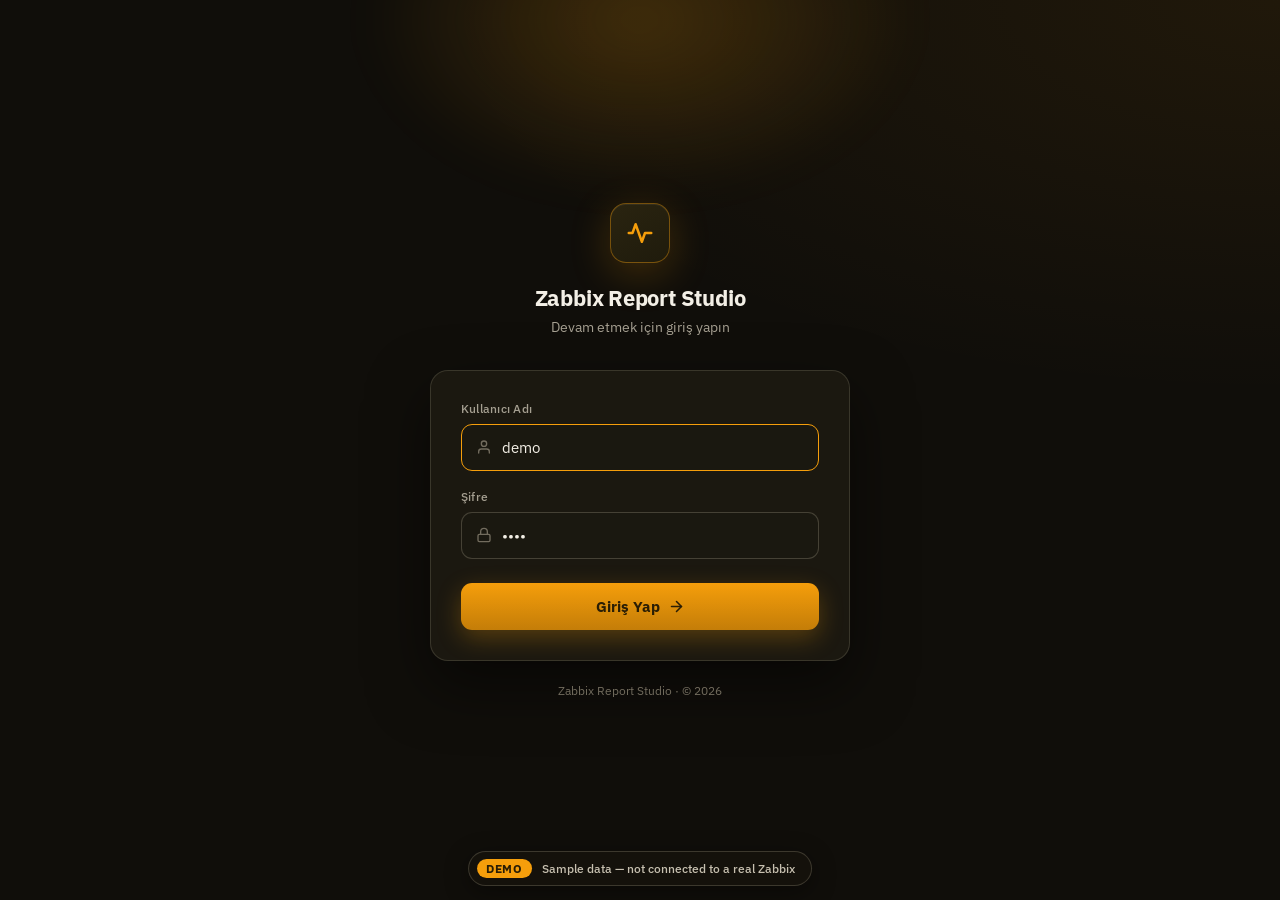
<file: login.html>
<!DOCTYPE html>
<html lang="tr">
<head>
<script src="demo.js"></script>
  <meta charset="UTF-8">
  <meta name="viewport" content="width=device-width, initial-scale=1.0">
  <title>Zabbix Report Studio — Giriş</title>
  <link rel="preconnect" href="https://fonts.googleapis.com">
  <link rel="preconnect" href="https://fonts.gstatic.com" crossorigin>
  <link href="https://fonts.googleapis.com/css2?family=IBM+Plex+Sans:wght@400;500;600;700&display=swap" rel="stylesheet">
  <style>
    :root{
      --bg:#100e0a; --surface:#1b1810; --surface-2:#1a1810;
      --border:rgba(240,230,200,.14); --border-2:rgba(240,230,200,.2);
      --text:#f3efe6; --text-dim:#a59f91; --text-mute:#726c5e;
      --accent:#f59e0b; --accent-2:#d97d06; --danger:#fb7a3c;
    }
    *,*::before,*::after{margin:0;padding:0;box-sizing:border-box}
    body{
      font-family:'IBM Plex Sans',system-ui,sans-serif;
      background:radial-gradient(120% 80% at 100% 0%,rgba(245,158,11,.07),transparent 55%),var(--bg);
      color:var(--text);min-height:100vh;display:flex;align-items:center;justify-content:center;
      padding:40px;-webkit-font-smoothing:antialiased;position:relative;overflow:hidden;
    }
    .glow{position:absolute;top:-160px;left:50%;transform:translateX(-50%);width:560px;height:360px;
      background:radial-gradient(ellipse,rgba(245,158,11,.2),transparent 70%);filter:blur(20px);
      animation:glow 6s ease-in-out infinite;pointer-events:none}
    @keyframes glow{0%,100%{opacity:.5}50%{opacity:.9}}
    @keyframes up{from{opacity:0;transform:translateY(14px)}to{opacity:1;transform:translateY(0)}}
    .wrap{position:relative;width:100%;max-width:420px;animation:up .6s cubic-bezier(.2,.8,.2,1)}
    .brandhead{display:flex;flex-direction:column;align-items:center;margin-bottom:34px}
    .mark{width:60px;height:60px;border-radius:16px;background:linear-gradient(150deg,#2a2410,#1f1b0c);
      border:1px solid rgba(245,158,11,.4);display:flex;align-items:center;justify-content:center;
      box-shadow:0 10px 40px rgba(245,158,11,.22),inset 0 1px 0 rgba(255,255,255,.06);margin-bottom:20px}
    .brandhead h1{font-size:22px;font-weight:700;letter-spacing:-.01em;margin-bottom:6px}
    .brandhead p{color:var(--text-dim);font-size:13.5px}
    .card{background:var(--surface);border:1px solid var(--border);border-radius:18px;padding:30px;
      box-shadow:0 24px 60px rgba(0,0,0,.5)}
    .field{margin-bottom:18px}
    .field:last-of-type{margin-bottom:24px}
    .field label{display:block;font-size:12px;font-weight:500;color:var(--text-dim);margin-bottom:8px;letter-spacing:.02em}
    .inp{display:flex;align-items:center;gap:10px;background:var(--surface-2);border:1px solid var(--border-2);
      border-radius:11px;padding:0 14px;transition:border-color .15s}
    .inp:focus-within{border-color:var(--accent)}
    .inp input{flex:1;background:transparent;border:none;outline:none;color:var(--text);
      font-family:inherit;font-size:14.5px;padding:13px 0}
    .inp input::placeholder{color:var(--text-mute)}
    .btn{width:100%;padding:14px;background:linear-gradient(180deg,#f59e0b,#c47d08);color:#2a1e05;
      border:none;border-radius:11px;font-family:inherit;font-size:14.5px;font-weight:700;cursor:pointer;
      display:flex;align-items:center;justify-content:center;gap:8px;box-shadow:0 8px 24px rgba(245,158,11,.28);
      transition:filter .15s}
    .btn:hover{filter:brightness(1.08)}
    .alert{margin-bottom:18px;padding:12px 14px;background:rgba(251,122,60,.12);
      border:1px solid rgba(251,122,60,.3);border-radius:11px;color:#fb923c;font-size:13px;text-align:center}
    .foot{text-align:center;margin-top:22px;color:var(--text-mute);font-size:12px}
  </style>
  <link rel="icon" type="image/svg+xml" href="static/favicon.svg">
</head>
<body>
  <div class="glow"></div>
  <div class="wrap">
    <div class="brandhead">
      <div class="mark">
        <svg width="30" height="30" viewBox="0 0 24 24" fill="none" stroke="#f59e0b" stroke-width="2" stroke-linecap="round" stroke-linejoin="round"><path d="M3 12h3l2.5-7 5 14 2.5-7H21"/></svg>
      </div>
      <h1>Zabbix Report Studio</h1>
      <p>Devam etmek için giriş yapın</p>
    </div>

    <div class="card">
      
        
      

      <form method="POST" action="login.html">
        <div class="field">
          <label>Kullanıcı Adı</label>
          <div class="inp">
            <svg width="16" height="16" viewBox="0 0 24 24" fill="none" stroke="#726c5e" stroke-width="2" stroke-linecap="round" stroke-linejoin="round"><path d="M20 21v-2a4 4 0 0 0-4-4H8a4 4 0 0 0-4 4v2"/><circle cx="12" cy="7" r="4"/></svg>
            <input type="text" name="username" placeholder="admin" required autofocus>
          </div>
        </div>
        <div class="field">
          <label>Şifre</label>
          <div class="inp">
            <svg width="16" height="16" viewBox="0 0 24 24" fill="none" stroke="#726c5e" stroke-width="2" stroke-linecap="round" stroke-linejoin="round"><rect x="3" y="11" width="18" height="11" rx="2"/><path d="M7 11V7a5 5 0 0 1 10 0v4"/></svg>
            <input type="password" name="password" placeholder="••••••••" required>
          </div>
        </div>
        <button type="submit" class="btn">
          Giriş Yap
          <svg width="17" height="17" viewBox="0 0 24 24" fill="none" stroke="currentColor" stroke-width="2.2" stroke-linecap="round" stroke-linejoin="round"><line x1="5" y1="12" x2="19" y2="12"/><polyline points="12 5 19 12 12 19"/></svg>
        </button>
      </form>
    </div>
    <p class="foot">Zabbix Report Studio · © 2026</p>
  </div>
</body>
</html>
</file>
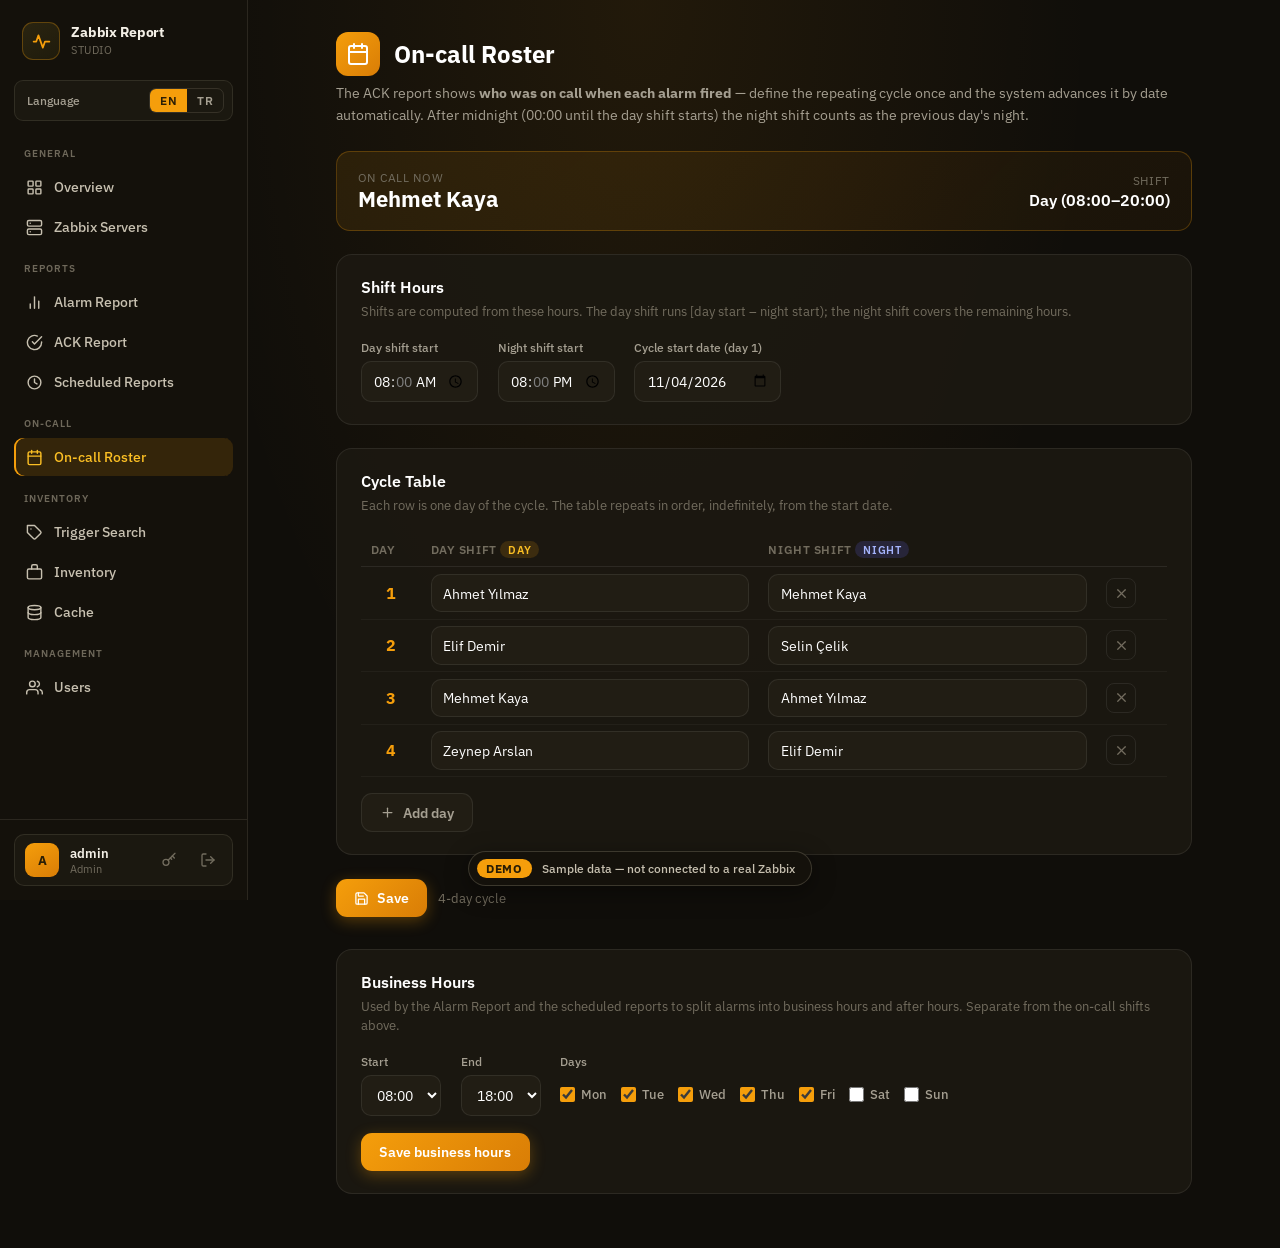
<file: nobet.html>
<!DOCTYPE html>
<html lang="en">
<head>
<script src="demo.js"></script>
<meta charset="UTF-8">
<script src="static/i18n.js"></script>
<meta name="viewport" content="width=device-width, initial-scale=1.0">
<title>On-call Roster - Zabbix Report Studio</title>
<link href="https://fonts.googleapis.com/css2?family=IBM+Plex+Sans:wght@400;500;600;700&display=swap" rel="stylesheet">
<style>
:root{--bg-primary:#100e0a;--bg-secondary:#16140e;--bg-tertiary:#211d14;--bg-card:rgba(28,25,17,0.9);--text-primary:#fff;--text-secondary:#a59f91;--text-muted:#726c5e;--accent-primary:#f59e0b;--accent-secondary:#d97d06;--accent-gradient:linear-gradient(135deg,#f59e0b 0%,#d97d06 100%);--success:#10b981;--danger:#ef4444;--border-color:rgba(255,255,255,0.08);--border-radius:12px;--transition:0.15s ease}
*,*::before,*::after{margin:0;padding:0;box-sizing:border-box}
body{font-family:'IBM Plex Sans',-apple-system,sans-serif;background:radial-gradient(ellipse at top,rgba(245,158,11,0.08) 0%,transparent 50%),var(--bg-primary);color:var(--text-primary);min-height:100vh;padding-left:248px}
@media(max-width:860px){body{padding-left:0}#zrsSidebar{display:none !important}}
::-webkit-scrollbar{width:8px;height:8px}::-webkit-scrollbar-track{background:var(--bg-secondary)}::-webkit-scrollbar-thumb{background:var(--bg-tertiary);border-radius:4px}::-webkit-scrollbar-thumb:hover{background:var(--accent-primary)}
.wrap{max-width:920px;margin:0 auto;padding:2rem}
.page-head{display:flex;align-items:center;gap:.9rem;margin-bottom:.4rem}
.page-head .ic{width:44px;height:44px;border-radius:12px;background:var(--accent-gradient);display:flex;align-items:center;justify-content:center}
.page-head h1{font-size:1.5rem;font-weight:700}
.sub{color:var(--text-secondary);font-size:.9rem;margin-bottom:1.6rem;line-height:1.5}
.card{background:var(--bg-card);border:1px solid var(--border-color);border-radius:16px;padding:1.4rem 1.5rem;margin-bottom:1.4rem}
.card h2{font-size:1rem;font-weight:600;margin-bottom:.3rem;display:flex;align-items:center;gap:.5rem}
.card .hint{color:var(--text-muted);font-size:.8rem;margin-bottom:1.1rem;line-height:1.5}
.grid{display:flex;gap:1.2rem;flex-wrap:wrap}
.fld{display:flex;flex-direction:column;gap:.4rem}
.fld label{font-size:.78rem;color:var(--text-secondary);font-weight:500}
input[type=date],input[type=time],input[type=text]{background:var(--bg-tertiary);border:1px solid var(--border-color);border-radius:10px;color:var(--text-primary);font-family:inherit;font-size:.9rem;padding:.55rem .7rem;transition:var(--transition)}
select{background:var(--bg-tertiary);border:1px solid var(--border-color);border-radius:10px;color:var(--text-primary);font-family:inherit;font-size:.9rem;padding:.55rem .7rem}
select option{background:#211d14;color:#fff}
select:disabled{opacity:.55;cursor:not-allowed}
.days{display:flex;gap:.3rem .9rem;flex-wrap:wrap;align-items:center;min-height:38px}
.days label{display:inline-flex;align-items:center;gap:.35rem;font-size:.84rem;color:var(--text-secondary);cursor:pointer}
.days input{accent-color:var(--accent-primary);width:15px;height:15px}
input:focus,select:focus{outline:none;border-color:var(--accent-primary)}
input:disabled{opacity:.55;cursor:not-allowed}
table{width:100%;border-collapse:collapse;margin-top:.4rem}
th{text-align:left;font-size:.72rem;text-transform:uppercase;letter-spacing:.05em;color:var(--text-muted);font-weight:600;padding:.5rem .6rem;border-bottom:1px solid var(--border-color)}
td{padding:.4rem .6rem;border-bottom:1px solid rgba(255,255,255,.04);vertical-align:middle}
td.dayno{color:var(--accent-primary);font-weight:700;width:60px;text-align:center}
td input{width:100%}
.shift-tag{display:inline-flex;align-items:center;gap:.3rem;font-size:.68rem;padding:.12rem .5rem;border-radius:20px;font-weight:600}
.tag-day{background:rgba(245,158,11,.15);color:#fbbf24}
.tag-night{background:rgba(99,102,241,.18);color:#a5b4fc}
.rm{background:transparent;border:1px solid var(--border-color);color:var(--text-muted);border-radius:8px;width:30px;height:30px;cursor:pointer;transition:var(--transition);display:inline-flex;align-items:center;justify-content:center}
.rm:hover{border-color:var(--danger);color:var(--danger)}
.btn{display:inline-flex;align-items:center;gap:.45rem;padding:.6rem 1.15rem;border:none;border-radius:11px;font-size:.87rem;font-weight:600;font-family:inherit;cursor:pointer;transition:var(--transition)}
.btn-ghost{background:var(--bg-tertiary);color:var(--text-secondary);border:1px solid var(--border-color)}
.btn-ghost:hover{color:var(--text-primary);border-color:var(--accent-primary)}
.btn-primary{background:var(--accent-gradient);color:#fff;box-shadow:0 4px 15px rgba(245,158,11,.3)}
.btn-primary:hover:not(:disabled){transform:translateY(-1px)}
.btn:disabled{opacity:.5;cursor:not-allowed;transform:none}
.actions{display:flex;gap:.7rem;align-items:center;margin-top:1.5rem}
.preview{background:linear-gradient(135deg,rgba(245,158,11,.1),rgba(217,125,6,.05));border:1px solid rgba(245,158,11,.25);border-radius:14px;padding:1.1rem 1.3rem;display:flex;align-items:center;gap:1.1rem;flex-wrap:wrap}
.preview .who{font-size:1.35rem;font-weight:700}
.preview .lbl{font-size:.72rem;color:var(--text-muted);text-transform:uppercase;letter-spacing:.06em}
.readonly-note{background:rgba(99,102,241,.1);border:1px solid rgba(99,102,241,.25);color:#a5b4fc;border-radius:10px;padding:.7rem 1rem;font-size:.82rem;margin-bottom:1.4rem}
.toast{position:fixed;bottom:24px;right:24px;padding:.9rem 1.3rem;border-radius:12px;font-weight:600;font-size:.88rem;z-index:900;box-shadow:0 8px 30px rgba(0,0,0,.5);transform:translateY(20px);opacity:0;transition:.25s;pointer-events:none}
.toast.show{transform:translateY(0);opacity:1}
.toast.ok{background:#065f46;color:#d1fae5}.toast.err{background:#7f1d1d;color:#fee2e2}
</style>
  <link rel="icon" type="image/svg+xml" href="static/favicon.svg">
</head>
<body>




<style>
  body{padding-left:248px !important}
  @media(max-width:860px){body{padding-left:0 !important}#zrsSidebar{display:none !important}}
  #zrsSidebar::-webkit-scrollbar{width:8px}
  #zrsSidebar::-webkit-scrollbar-thumb{background:rgba(240,230,200,.16);border-radius:6px}
</style>

<aside id="zrsSidebar" style="position:fixed;left:0;top:0;width:248px;height:100vh;background:#14110b;border-right:1px solid rgba(240,230,200,.1);display:flex;flex-direction:column;z-index:500;font-family:'IBM Plex Sans',system-ui,sans-serif">
  <div style="display:flex;align-items:center;gap:11px;padding:22px 22px 20px">
    <div style="width:38px;height:38px;border-radius:11px;background:linear-gradient(150deg,#2a2410,#1f1b0c);border:1px solid rgba(245,158,11,.3);display:flex;align-items:center;justify-content:center;flex-shrink:0"><svg width="21" height="21" viewBox="0 0 24 24" fill="none" stroke="#f59e0b" stroke-width="2" stroke-linecap="round" stroke-linejoin="round"><path d="M3 12h3l2.5-7 5 14 2.5-7H21"/></svg></div>
    <div><div style="font-size:14px;font-weight:700;letter-spacing:-.01em;line-height:1.1;color:#f3efe6">Zabbix Report</div><div style="font-size:10.5px;color:#726c5e;letter-spacing:.05em;text-transform:uppercase;margin-top:2px">Studio</div></div>
  </div>
  <nav style="padding:6px 14px;flex:1;overflow-y:auto">
    <div style="font-size:10px;font-weight:600;color:#6e685a;letter-spacing:.1em;text-transform:uppercase;padding:14px 10px 8px">General</div>
    <a href="index.html"  style="display:flex;align-items:center;gap:11px;padding:10px 12px;margin-bottom:2px;border-radius:9px;font-size:13.5px;font-weight:500;text-decoration:none;transition:background .12s;color:#c7c0b0;" onmouseover="if(!this.getAttribute('data-on'))this.style.background='rgba(240,230,200,.05)'" onmouseout="if(!this.getAttribute('data-on'))this.style.background='transparent'"><svg width="17" height="17" viewBox="0 0 24 24" fill="none" stroke="currentColor" stroke-width="2" stroke-linecap="round" stroke-linejoin="round"><rect x="3" y="3" width="7" height="7" rx="1"/><rect x="14" y="3" width="7" height="7" rx="1"/><rect x="14" y="14" width="7" height="7" rx="1"/><rect x="3" y="14" width="7" height="7" rx="1"/></svg>Overview</a>
    <a href="servers.html"  style="display:flex;align-items:center;gap:11px;padding:10px 12px;margin-bottom:2px;border-radius:9px;font-size:13.5px;font-weight:500;text-decoration:none;transition:background .12s;color:#c7c0b0;" onmouseover="if(!this.getAttribute('data-on'))this.style.background='rgba(240,230,200,.05)'" onmouseout="if(!this.getAttribute('data-on'))this.style.background='transparent'"><svg width="17" height="17" viewBox="0 0 24 24" fill="none" stroke="currentColor" stroke-width="2" stroke-linecap="round" stroke-linejoin="round"><rect x="2" y="2" width="20" height="8" rx="2"/><rect x="2" y="14" width="20" height="8" rx="2"/><line x1="6" y1="6" x2="6.01" y2="6"/><line x1="6" y1="18" x2="6.01" y2="18"/></svg>Zabbix Servers</a>
    <div style="font-size:10px;font-weight:600;color:#6e685a;letter-spacing:.1em;text-transform:uppercase;padding:14px 10px 8px">Reports</div>
    <a href="alarm-report.html"  style="display:flex;align-items:center;gap:11px;padding:10px 12px;margin-bottom:2px;border-radius:9px;font-size:13.5px;font-weight:500;text-decoration:none;transition:background .12s;color:#c7c0b0;" onmouseover="if(!this.getAttribute('data-on'))this.style.background='rgba(240,230,200,.05)'" onmouseout="if(!this.getAttribute('data-on'))this.style.background='transparent'"><svg width="17" height="17" viewBox="0 0 24 24" fill="none" stroke="currentColor" stroke-width="2" stroke-linecap="round" stroke-linejoin="round"><line x1="18" y1="20" x2="18" y2="10"/><line x1="12" y1="20" x2="12" y2="4"/><line x1="6" y1="20" x2="6" y2="14"/></svg>Alarm Report</a>
    <a href="ack.html"  style="display:flex;align-items:center;gap:11px;padding:10px 12px;margin-bottom:2px;border-radius:9px;font-size:13.5px;font-weight:500;text-decoration:none;transition:background .12s;color:#c7c0b0;" onmouseover="if(!this.getAttribute('data-on'))this.style.background='rgba(240,230,200,.05)'" onmouseout="if(!this.getAttribute('data-on'))this.style.background='transparent'"><svg width="17" height="17" viewBox="0 0 24 24" fill="none" stroke="currentColor" stroke-width="2" stroke-linecap="round" stroke-linejoin="round"><path d="M22 11.08V12a10 10 0 1 1-5.93-9.14"/><polyline points="22 4 12 14.01 9 11.01"/></svg>ACK Report</a>
    
    <a href="schedules.html"  style="display:flex;align-items:center;gap:11px;padding:10px 12px;margin-bottom:2px;border-radius:9px;font-size:13.5px;font-weight:500;text-decoration:none;transition:background .12s;color:#c7c0b0;" onmouseover="if(!this.getAttribute('data-on'))this.style.background='rgba(240,230,200,.05)'" onmouseout="if(!this.getAttribute('data-on'))this.style.background='transparent'"><svg width="17" height="17" viewBox="0 0 24 24" fill="none" stroke="currentColor" stroke-width="2" stroke-linecap="round" stroke-linejoin="round"><circle cx="12" cy="12" r="9"/><polyline points="12 7 12 12 15.5 14"/></svg>Scheduled Reports</a>
    
    <div style="font-size:10px;font-weight:600;color:#6e685a;letter-spacing:.1em;text-transform:uppercase;padding:14px 10px 8px">On-call</div>
    <a href="nobet.html" data-on=1 style="display:flex;align-items:center;gap:11px;padding:10px 12px;margin-bottom:2px;border-radius:9px;font-size:13.5px;font-weight:500;text-decoration:none;transition:background .12s;background:rgba(245,158,11,.14);color:#fbbf24;box-shadow:inset 2px 0 0 #f59e0b;" onmouseover="if(!this.getAttribute('data-on'))this.style.background='rgba(240,230,200,.05)'" onmouseout="if(!this.getAttribute('data-on'))this.style.background='transparent'"><svg width="17" height="17" viewBox="0 0 24 24" fill="none" stroke="currentColor" stroke-width="2" stroke-linecap="round" stroke-linejoin="round"><rect x="3" y="4" width="18" height="18" rx="2"/><line x1="16" y1="2" x2="16" y2="6"/><line x1="8" y1="2" x2="8" y2="6"/><line x1="3" y1="10" x2="21" y2="10"/></svg>On-call Roster</a>
    <div style="font-size:10px;font-weight:600;color:#6e685a;letter-spacing:.1em;text-transform:uppercase;padding:14px 10px 8px">Inventory</div>
    <a href="tkodu.html"  style="display:flex;align-items:center;gap:11px;padding:10px 12px;margin-bottom:2px;border-radius:9px;font-size:13.5px;font-weight:500;text-decoration:none;transition:background .12s;color:#c7c0b0;" onmouseover="if(!this.getAttribute('data-on'))this.style.background='rgba(240,230,200,.05)'" onmouseout="if(!this.getAttribute('data-on'))this.style.background='transparent'"><svg width="17" height="17" viewBox="0 0 24 24" fill="none" stroke="currentColor" stroke-width="2" stroke-linecap="round" stroke-linejoin="round"><path d="M20.59 13.41l-7.17 7.17a2 2 0 0 1-2.83 0L2 12V2h10l8.59 8.59a2 2 0 0 1 0 2.82z"/><line x1="7" y1="7" x2="7.01" y2="7"/></svg>Trigger Search</a>
    <a href="envanter.html"  style="display:flex;align-items:center;gap:11px;padding:10px 12px;margin-bottom:2px;border-radius:9px;font-size:13.5px;font-weight:500;text-decoration:none;transition:background .12s;color:#c7c0b0;" onmouseover="if(!this.getAttribute('data-on'))this.style.background='rgba(240,230,200,.05)'" onmouseout="if(!this.getAttribute('data-on'))this.style.background='transparent'"><svg width="17" height="17" viewBox="0 0 24 24" fill="none" stroke="currentColor" stroke-width="2" stroke-linecap="round" stroke-linejoin="round"><rect x="2" y="7" width="20" height="14" rx="2"/><path d="M16 7V3a2 2 0 0 0-2-2h-4a2 2 0 0 0-2 2v4"/></svg>Inventory</a>
    <a href="cache.html"  style="display:flex;align-items:center;gap:11px;padding:10px 12px;margin-bottom:2px;border-radius:9px;font-size:13.5px;font-weight:500;text-decoration:none;transition:background .12s;color:#c7c0b0;" onmouseover="if(!this.getAttribute('data-on'))this.style.background='rgba(240,230,200,.05)'" onmouseout="if(!this.getAttribute('data-on'))this.style.background='transparent'"><svg width="17" height="17" viewBox="0 0 24 24" fill="none" stroke="currentColor" stroke-width="2" stroke-linecap="round" stroke-linejoin="round"><ellipse cx="12" cy="5" rx="9" ry="3"/><path d="M21 12c0 1.66-4 3-9 3s-9-1.34-9-3"/><path d="M3 5v14c0 1.66 4 3 9 3s9-1.34 9-3V5"/></svg>Cache</a>
    
    <div style="font-size:10px;font-weight:600;color:#6e685a;letter-spacing:.1em;text-transform:uppercase;padding:14px 10px 8px">Management</div>
    <a href="users.html"  style="display:flex;align-items:center;gap:11px;padding:10px 12px;margin-bottom:2px;border-radius:9px;font-size:13.5px;font-weight:500;text-decoration:none;transition:background .12s;color:#c7c0b0;" onmouseover="if(!this.getAttribute('data-on'))this.style.background='rgba(240,230,200,.05)'" onmouseout="if(!this.getAttribute('data-on'))this.style.background='transparent'"><svg width="17" height="17" viewBox="0 0 24 24" fill="none" stroke="currentColor" stroke-width="2" stroke-linecap="round" stroke-linejoin="round"><path d="M17 21v-2a4 4 0 0 0-4-4H5a4 4 0 0 0-4 4v2"/><circle cx="9" cy="7" r="4"/><path d="M23 21v-2a4 4 0 0 0-3-3.87"/><path d="M16 3.13a4 4 0 0 1 0 7.75"/></svg>Users</a>
    
  </nav>
  <div style="padding:14px;border-top:1px solid rgba(240,230,200,.1)">
    <div style="display:flex;align-items:center;gap:11px;padding:8px 10px;border-radius:10px;background:#1b1810;border:1px solid rgba(240,230,200,.1)">
      <div style="width:34px;height:34px;border-radius:9px;background:linear-gradient(150deg,#f59e0b,#d97d06);display:flex;align-items:center;justify-content:center;color:#2a1e05;font-weight:700;font-size:13px;flex-shrink:0">A</div>
      <div style="flex:1;min-width:0"><div style="font-size:13px;font-weight:600;white-space:nowrap;overflow:hidden;text-overflow:ellipsis;color:#f3efe6">admin</div><div style="font-size:10.5px;color:#726c5e">Admin</div></div>
      <a href="change-password.html" title="Change password" style="color:#726c5e;padding:6px;border-radius:7px;display:flex;text-decoration:none" onmouseover="this.style.color='#fbbf24';this.style.background='rgba(245,158,11,.12)'" onmouseout="this.style.color='#726c5e';this.style.background='transparent'"><svg width="16" height="16" viewBox="0 0 24 24" fill="none" stroke="currentColor" stroke-width="2" stroke-linecap="round" stroke-linejoin="round"><circle cx="7.5" cy="15.5" r="4.5"/><path d="M10.7 12.3L21 2"/><path d="M17 6l3 3"/><path d="M14 9l2 2"/></svg></a>
      <a href="login.html" title="Sign out" style="color:#726c5e;padding:6px;border-radius:7px;display:flex;text-decoration:none" onmouseover="this.style.color='#fb7a3c';this.style.background='rgba(251,122,60,.12)'" onmouseout="this.style.color='#726c5e';this.style.background='transparent'"><svg width="16" height="16" viewBox="0 0 24 24" fill="none" stroke="currentColor" stroke-width="2" stroke-linecap="round" stroke-linejoin="round"><path d="M9 21H5a2 2 0 0 1-2-2V5a2 2 0 0 1 2-2h4"/><polyline points="16 17 21 12 16 7"/><line x1="21" y1="12" x2="9" y2="12"/></svg></a>
    </div>
  </div>
</aside>

<div class="wrap">
  <div class="page-head">
    <div class="ic"><svg width="24" height="24" viewBox="0 0 24 24" fill="none" stroke="#fff" stroke-width="2" stroke-linecap="round" stroke-linejoin="round"><rect x="3" y="4" width="18" height="18" rx="2"/><line x1="16" y1="2" x2="16" y2="6"/><line x1="8" y1="2" x2="8" y2="6"/><line x1="3" y1="10" x2="21" y2="10"/></svg></div>
    <h1>On-call Roster</h1>
  </div>
  <p class="sub">The ACK report shows <b>who was on call when each alarm fired</b> — define the repeating cycle once and the system advances it by date automatically. After midnight (00:00 until the day shift starts) the night shift counts as the previous day's night.</p>

  <div id="roNote" class="readonly-note" style="display:none">Only <b>admin</b> can edit this list. You are in view-only mode.</div>

  <div class="preview" id="preview">
    <div><div class="lbl">On call now</div><div class="who" id="pvWho">—</div></div>
    <div style="margin-left:auto;text-align:right"><div class="lbl">Shift</div><div id="pvShift" style="font-weight:600;margin-top:2px">—</div></div>
  </div>

  <div class="card" style="margin-top:1.4rem">
    <h2>Shift Hours</h2>
    <p class="hint">Shifts are computed from these hours. The day shift runs [day start – night start); the night shift covers the remaining hours.</p>
    <div class="grid">
      <div class="fld"><label>Day shift start</label><input type="time" id="dayStart" step="3600" value="08:00"></div>
      <div class="fld"><label>Night shift start</label><input type="time" id="nightStart" step="3600" value="20:00"></div>
      <div class="fld"><label>Cycle start date (day 1)</label><input type="date" id="cycleStart"></div>
    </div>
  </div>

  <div class="card">
    <h2>Cycle Table</h2>
    <p class="hint">Each row is one day of the cycle. The table repeats in order, indefinitely, from the start date.</p>
    <table>
      <thead><tr><th>Day</th><th>Day shift <span class="shift-tag tag-day">DAY</span></th><th>Night shift <span class="shift-tag tag-night">NIGHT</span></th><th></th></tr></thead>
      <tbody id="cycleBody"></tbody>
    </table>
    <div style="margin-top:1rem"><button class="btn btn-ghost" id="addRow"><svg width="15" height="15" viewBox="0 0 24 24" fill="none" stroke="currentColor" stroke-width="2" stroke-linecap="round"><line x1="12" y1="5" x2="12" y2="19"/><line x1="5" y1="12" x2="19" y2="12"/></svg>Add day</button></div>
  </div>

  <div class="actions" style="margin-bottom:2rem">
    <button class="btn btn-primary" id="saveBtn"><svg width="15" height="15" viewBox="0 0 24 24" fill="none" stroke="currentColor" stroke-width="2" stroke-linecap="round" stroke-linejoin="round"><path d="M19 21H5a2 2 0 0 1-2-2V5a2 2 0 0 1 2-2h11l5 5v11a2 2 0 0 1-2 2z"/><polyline points="17 21 17 13 7 13 7 21"/><polyline points="7 3 7 8 15 8"/></svg>Save</button>
    <span id="cycleInfo" style="color:var(--text-muted);font-size:.82rem"></span>
  </div>

  <div class="card">
    <h2>Business Hours</h2>
    <p class="hint">Used by the Alarm Report and the scheduled reports to split alarms into business hours and after hours. Separate from the on-call shifts above.</p>
    <div class="grid">
      <div class="fld"><label>Start</label><select id="bhStart"></select></div>
      <div class="fld"><label>End</label><select id="bhEnd"></select></div>
      <div class="fld"><label>Days</label><div class="days" id="bhDays"></div></div>
    </div>
    <div class="actions" style="margin-top:1.1rem"><button class="btn btn-primary" id="bhSave">Save business hours</button></div>
  </div>
</div>

<div class="toast" id="toast"></div>

<script>
let canEdit=false;

function esc(s){return (s||'').replace(/[&<>"]/g,c=>({'&':'&amp;','<':'&lt;','>':'&gt;','"':'&quot;'}[c]))}
function toast(msg,ok){const t=document.getElementById('toast');t.textContent=msg;t.className='toast show '+(ok?'ok':'err');setTimeout(()=>t.className='toast',2600)}

function hourFromTime(v){const p=(v||'').split(':');return p.length?parseInt(p[0],10)||0:0}
function pad(n){return String(n).padStart(2,'0')}

function addRow(gunduz,gece){
  const tb=document.getElementById('cycleBody');
  const tr=document.createElement('tr');
  const n=tb.children.length+1;
  tr.innerHTML=`<td class="dayno">${n}</td>
    <td><input type="text" class="g-gunduz" placeholder="Day shift name" value="${esc(gunduz||'')}"></td>
    <td><input type="text" class="g-gece" placeholder="Night shift name" value="${esc(gece||'')}"></td>
    <td><button class="rm" title="Delete"><svg width="15" height="15" viewBox="0 0 24 24" fill="none" stroke="currentColor" stroke-width="2" stroke-linecap="round"><line x1="18" y1="6" x2="6" y2="18"/><line x1="6" y1="6" x2="18" y2="18"/></svg></button></td>`;
  tr.querySelector('.rm').onclick=()=>{tr.remove();renumber();updatePreview()};
  tr.querySelectorAll('input').forEach(i=>{i.disabled=!canEdit;i.addEventListener('input',updatePreview)});
  tb.appendChild(tr);
  renumber();
}
function renumber(){[...document.getElementById('cycleBody').children].forEach((tr,i)=>tr.querySelector('.dayno').textContent=i+1);document.getElementById('cycleInfo').textContent=I18N.t('{0}-day cycle',document.getElementById('cycleBody').children.length)}

function collectCycle(){
  return [...document.getElementById('cycleBody').children].map(tr=>({
    gunduz:tr.querySelector('.g-gunduz').value.trim(),
    gece:tr.querySelector('.g-gece').value.trim()
  }));
}

// Exact copy of the server-side nobetci_for logic (for live preview)
function nobetciFor(dt,cfg){
  if(!cfg.cycleStart||!cfg.cycle.length)return null;
  const start=new Date(cfg.cycleStart+'T00:00:00');
  const ds=cfg.dayStartHour, ns=cfg.nightStartHour;
  const h=dt.getHours();
  let vardiya,gun;
  if(h>=ds&&h<ns){vardiya='gunduz';gun=new Date(dt.getFullYear(),dt.getMonth(),dt.getDate());}
  else{vardiya='gece';gun=(h<ds)?new Date(dt.getFullYear(),dt.getMonth(),dt.getDate()-1):new Date(dt.getFullYear(),dt.getMonth(),dt.getDate());}
  const delta=Math.floor((gun-start)/86400000);
  let idx=((delta%cfg.cycle.length)+cfg.cycle.length)%cfg.cycle.length;
  const e=cfg.cycle[idx];
  return {who:vardiya==='gunduz'?e.gunduz:e.gece,vardiya};
}
function currentCfg(){
  return {
    cycleStart:document.getElementById('cycleStart').value,
    dayStartHour:hourFromTime(document.getElementById('dayStart').value),
    nightStartHour:hourFromTime(document.getElementById('nightStart').value),
    cycle:collectCycle()
  };
}
function updatePreview(){
  const cfg=currentCfg();
  const r=nobetciFor(new Date(),cfg);
  document.getElementById('pvWho').textContent=r&&r.who?r.who:'—';
  document.getElementById('pvShift').textContent=r?(r.vardiya==='gunduz'?I18N.t('Day ({0}:00–{1}:00)',pad(cfg.dayStartHour),pad(cfg.nightStartHour)):I18N.t('Night ({0}:00–{1}:00)',pad(cfg.nightStartHour),pad(cfg.dayStartHour))):'—';
}

async function load(){
  const j=await (await fetch('/api/nobet')).json();
  if(!j.success){toast('Could not load',false);return}
  canEdit=j.canEdit;
  const c=j.config;
  document.getElementById('cycleStart').value=c.cycleStart||'';
  document.getElementById('dayStart').value=pad(c.dayStartHour)+':00';
  document.getElementById('nightStart').value=pad(c.nightStartHour)+':00';
  const tb=document.getElementById('cycleBody');tb.innerHTML='';
  (c.cycle&&c.cycle.length?c.cycle:[{gunduz:'',gece:''}]).forEach(d=>addRow(d.gunduz,d.gece));
  if(!canEdit){
    document.getElementById('roNote').style.display='block';
    ['dayStart','nightStart','cycleStart'].forEach(id=>document.getElementById(id).disabled=true);
    document.getElementById('addRow').disabled=true;
    document.getElementById('saveBtn').disabled=true;
    document.querySelectorAll('.rm').forEach(b=>b.style.display='none');
  }
  updatePreview();
}

async function save(){
  const cfg=currentCfg();
  if(cfg.nightStartHour<=cfg.dayStartHour){toast('Night start must be after day start',false);return}
  const btn=document.getElementById('saveBtn');btn.disabled=true;
  const res=await (await fetch('/api/nobet',{method:'POST',headers:{'Content-Type':'application/json'},body:JSON.stringify(cfg)})).json();
  btn.disabled=false;
  if(res.success){toast('On-call roster saved ✓',true)}
  else{toast(res.error||'Could not save',false)}
}

// ── Business hours ──
const BH_DAYS=['Mon','Tue','Wed','Thu','Fri','Sat','Sun'];
async function loadHours(){
  const hh=h=>pad(h)+':00';
  document.getElementById('bhStart').innerHTML=Array.from({length:24},(_,h)=>`<option value="${h}">${hh(h)}</option>`).join('');
  document.getElementById('bhEnd').innerHTML=Array.from({length:24},(_,h)=>`<option value="${h+1}">${hh(h+1)}</option>`).join('');
  document.getElementById('bhDays').innerHTML=BH_DAYS.map((d,i)=>`<label><input type="checkbox" value="${i}"> <span>${d}</span></label>`).join('');
  const j=await (await fetch('/api/business-hours')).json();
  if(!j.success)return;
  document.getElementById('bhStart').value=j.hours.start;
  document.getElementById('bhEnd').value=j.hours.end;
  document.querySelectorAll('#bhDays input').forEach(i=>{i.checked=j.hours.days.includes(Number(i.value));i.disabled=!j.canEdit});
  ['bhStart','bhEnd','bhSave'].forEach(id=>document.getElementById(id).disabled=!j.canEdit);
}
async function saveHours(){
  const body={start:Number(document.getElementById('bhStart').value),end:Number(document.getElementById('bhEnd').value),
    days:[...document.querySelectorAll('#bhDays input:checked')].map(i=>Number(i.value))};
  if(body.end<=body.start){toast('The end must be after the start',false);return}
  if(!body.days.length){toast('Select at least one day',false);return}
  const res=await (await fetch('/api/business-hours',{method:'POST',headers:{'Content-Type':'application/json'},body:JSON.stringify(body)})).json();
  if(res.success){toast('Business hours saved ✓',true)}else{toast(res.error||'Could not save',false)}
}
document.getElementById('bhSave').onclick=saveHours;
loadHours();

document.getElementById('addRow').onclick=()=>{addRow('','');updatePreview()};
document.getElementById('saveBtn').onclick=save;
['dayStart','nightStart','cycleStart'].forEach(id=>document.getElementById(id).addEventListener('input',updatePreview));
load();
</script>
</body>
</html>
</file>
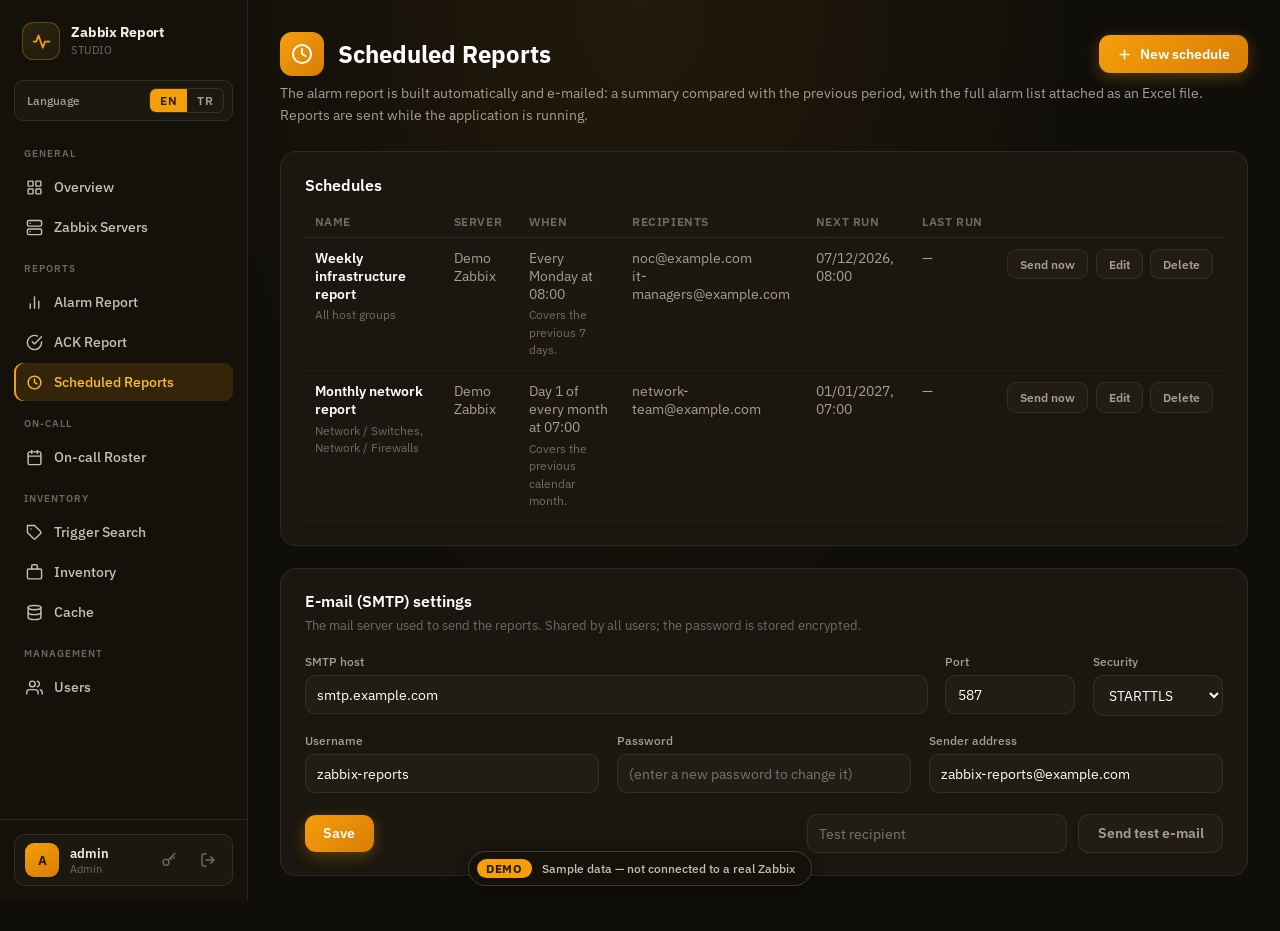
<file: schedules.html>
<!DOCTYPE html>
<html lang="en">
<head>
<script src="demo.js"></script>
<meta charset="UTF-8">
<script src="static/i18n.js"></script>
<meta name="viewport" content="width=device-width, initial-scale=1.0">
<title>Scheduled Reports - Zabbix Report Studio</title>
<link href="https://fonts.googleapis.com/css2?family=IBM+Plex+Sans:wght@400;500;600;700&display=swap" rel="stylesheet">
<style>
:root{--bg-primary:#100e0a;--bg-secondary:#16140e;--bg-tertiary:#211d14;--bg-card:rgba(28,25,17,0.9);--text-primary:#fff;--text-secondary:#a59f91;--text-muted:#726c5e;--accent-primary:#f59e0b;--accent-secondary:#d97d06;--accent-gradient:linear-gradient(135deg,#f59e0b 0%,#d97d06 100%);--success:#10b981;--danger:#ef4444;--border-color:rgba(255,255,255,0.08);--border-radius:12px;--transition:0.15s ease}
*,*::before,*::after{margin:0;padding:0;box-sizing:border-box}
body{font-family:'IBM Plex Sans',-apple-system,sans-serif;background:radial-gradient(ellipse at top,rgba(245,158,11,0.08) 0%,transparent 50%),var(--bg-primary);color:var(--text-primary);min-height:100vh;padding-left:248px}
@media(max-width:860px){body{padding-left:0}#zrsSidebar{display:none !important}}
::-webkit-scrollbar{width:8px;height:8px}::-webkit-scrollbar-track{background:var(--bg-secondary)}::-webkit-scrollbar-thumb{background:var(--bg-tertiary);border-radius:4px}::-webkit-scrollbar-thumb:hover{background:var(--accent-primary)}
.wrap{max-width:1180px;margin:0 auto;padding:2rem}
.page-head{display:flex;align-items:center;gap:.9rem;margin-bottom:.4rem}
.page-head .ic{width:44px;height:44px;border-radius:12px;background:var(--accent-gradient);display:flex;align-items:center;justify-content:center}
.page-head h1{font-size:1.5rem;font-weight:700;flex:1}
.sub{color:var(--text-secondary);font-size:.9rem;margin-bottom:1.6rem;line-height:1.5}
.card{background:var(--bg-card);border:1px solid var(--border-color);border-radius:16px;padding:1.4rem 1.5rem;margin-bottom:1.4rem}
.card h2{font-size:1rem;font-weight:600;margin-bottom:.3rem}
.card .hint{color:var(--text-muted);font-size:.8rem;margin-bottom:1.1rem;line-height:1.5}
.grid{display:flex;gap:1.1rem;flex-wrap:wrap}
.fld{display:flex;flex-direction:column;gap:.4rem;flex:1;min-width:150px}
.fld.narrow{flex:0 0 130px;min-width:130px}
.fld label,.lbl{font-size:.78rem;color:var(--text-secondary);font-weight:500}
input[type=text],input[type=password],input[type=number],select{background:var(--bg-tertiary);border:1px solid var(--border-color);border-radius:10px;color:var(--text-primary);font-family:inherit;font-size:.9rem;padding:.55rem .7rem;transition:var(--transition);width:100%}
select option{background:#211d14;color:#fff}
input:focus,select:focus{outline:none;border-color:var(--accent-primary)}
.tablewrap{overflow-x:auto}
table{width:100%;border-collapse:collapse;margin-top:.4rem}
th{text-align:left;font-size:.72rem;text-transform:uppercase;letter-spacing:.05em;color:var(--text-muted);font-weight:600;padding:.5rem .6rem;border-bottom:1px solid var(--border-color);white-space:nowrap}
td{padding:.7rem .6rem;border-bottom:1px solid rgba(255,255,255,.04);vertical-align:top;font-size:.86rem;color:var(--text-secondary)}
td b{color:var(--text-primary);font-weight:600}
td .small{font-size:.76rem;color:var(--text-muted);margin-top:.2rem;line-height:1.45}
td.actions-cell{white-space:nowrap;text-align:right}
.empty td{text-align:center;padding:2.4rem 1rem;color:var(--text-muted)}
.pill{display:inline-block;font-size:.68rem;padding:.12rem .55rem;border-radius:20px;font-weight:600;margin-left:.4rem;vertical-align:middle}
.pill.off{background:rgba(255,255,255,.07);color:var(--text-muted)}
.st-ok{color:#6ee7b7}.st-err{color:#fca5a5}.st-run{color:#fbbf24}
.btn{display:inline-flex;align-items:center;gap:.45rem;padding:.6rem 1.15rem;border:none;border-radius:11px;font-size:.87rem;font-weight:600;font-family:inherit;cursor:pointer;transition:var(--transition)}
.btn-sm{padding:.38rem .75rem;font-size:.78rem;border-radius:9px;margin-left:.3rem}
.btn-ghost{background:var(--bg-tertiary);color:var(--text-secondary);border:1px solid var(--border-color)}
.btn-ghost:hover:not(:disabled){color:var(--text-primary);border-color:var(--accent-primary)}
.btn-danger:hover:not(:disabled){color:var(--danger);border-color:var(--danger)}
.btn-primary{background:var(--accent-gradient);color:#fff;box-shadow:0 4px 15px rgba(245,158,11,.3)}
.btn-primary:hover:not(:disabled){transform:translateY(-1px)}
.btn:disabled{opacity:.5;cursor:not-allowed;transform:none}
.actions{display:flex;gap:.7rem;align-items:center;margin-top:1.3rem;flex-wrap:wrap}
.note{background:rgba(245,158,11,.1);border:1px solid rgba(245,158,11,.28);color:#fbbf24;border-radius:10px;padding:.75rem 1rem;font-size:.84rem;margin-bottom:1.4rem;line-height:1.5}
.checks{display:flex;gap:.5rem 1.1rem;flex-wrap:wrap}
.checks label,label.check{display:inline-flex;align-items:center;gap:.4rem;font-size:.84rem;color:var(--text-secondary);cursor:pointer}
.checks input,label.check input{accent-color:var(--accent-primary);width:15px;height:15px}
.groupbox{max-height:150px;overflow-y:auto;background:var(--bg-tertiary);border:1px solid var(--border-color);border-radius:10px;padding:.6rem .8rem;display:grid;grid-template-columns:repeat(auto-fill,minmax(200px,1fr));gap:.35rem .9rem}
.groupbox .muted{color:var(--text-muted);font-size:.82rem;grid-column:1/-1}
.modal{position:fixed;inset:0;background:rgba(6,5,3,.72);backdrop-filter:blur(3px);display:none;align-items:flex-start;justify-content:center;z-index:800;padding:4vh 20px;overflow-y:auto}
.modal.show{display:flex}
.dialog{width:100%;max-width:680px;background:#1b1810;border:1px solid rgba(240,230,200,.2);border-radius:18px;padding:1.6rem;box-shadow:0 24px 70px rgba(0,0,0,.6)}
.dialog h3{font-size:1.1rem;font-weight:700;margin-bottom:1.1rem}
.dialog .row{margin-bottom:1rem}
.dialog .foot{display:flex;gap:.6rem;justify-content:flex-end;margin-top:1.4rem}
.toast{position:fixed;bottom:24px;right:24px;padding:.9rem 1.3rem;border-radius:12px;font-weight:600;font-size:.88rem;z-index:900;box-shadow:0 8px 30px rgba(0,0,0,.5);transform:translateY(20px);opacity:0;transition:.25s;pointer-events:none}
.toast.show{transform:translateY(0);opacity:1}
.toast.ok{background:#065f46;color:#d1fae5}.toast.err{background:#7f1d1d;color:#fee2e2}
</style>
  <link rel="icon" type="image/svg+xml" href="static/favicon.svg">
</head>
<body>




<style>
  body{padding-left:248px !important}
  @media(max-width:860px){body{padding-left:0 !important}#zrsSidebar{display:none !important}}
  #zrsSidebar::-webkit-scrollbar{width:8px}
  #zrsSidebar::-webkit-scrollbar-thumb{background:rgba(240,230,200,.16);border-radius:6px}
</style>

<aside id="zrsSidebar" style="position:fixed;left:0;top:0;width:248px;height:100vh;background:#14110b;border-right:1px solid rgba(240,230,200,.1);display:flex;flex-direction:column;z-index:500;font-family:'IBM Plex Sans',system-ui,sans-serif">
  <div style="display:flex;align-items:center;gap:11px;padding:22px 22px 20px">
    <div style="width:38px;height:38px;border-radius:11px;background:linear-gradient(150deg,#2a2410,#1f1b0c);border:1px solid rgba(245,158,11,.3);display:flex;align-items:center;justify-content:center;flex-shrink:0"><svg width="21" height="21" viewBox="0 0 24 24" fill="none" stroke="#f59e0b" stroke-width="2" stroke-linecap="round" stroke-linejoin="round"><path d="M3 12h3l2.5-7 5 14 2.5-7H21"/></svg></div>
    <div><div style="font-size:14px;font-weight:700;letter-spacing:-.01em;line-height:1.1;color:#f3efe6">Zabbix Report</div><div style="font-size:10.5px;color:#726c5e;letter-spacing:.05em;text-transform:uppercase;margin-top:2px">Studio</div></div>
  </div>
  <nav style="padding:6px 14px;flex:1;overflow-y:auto">
    <div style="font-size:10px;font-weight:600;color:#6e685a;letter-spacing:.1em;text-transform:uppercase;padding:14px 10px 8px">General</div>
    <a href="index.html"  style="display:flex;align-items:center;gap:11px;padding:10px 12px;margin-bottom:2px;border-radius:9px;font-size:13.5px;font-weight:500;text-decoration:none;transition:background .12s;color:#c7c0b0;" onmouseover="if(!this.getAttribute('data-on'))this.style.background='rgba(240,230,200,.05)'" onmouseout="if(!this.getAttribute('data-on'))this.style.background='transparent'"><svg width="17" height="17" viewBox="0 0 24 24" fill="none" stroke="currentColor" stroke-width="2" stroke-linecap="round" stroke-linejoin="round"><rect x="3" y="3" width="7" height="7" rx="1"/><rect x="14" y="3" width="7" height="7" rx="1"/><rect x="14" y="14" width="7" height="7" rx="1"/><rect x="3" y="14" width="7" height="7" rx="1"/></svg>Overview</a>
    <a href="servers.html"  style="display:flex;align-items:center;gap:11px;padding:10px 12px;margin-bottom:2px;border-radius:9px;font-size:13.5px;font-weight:500;text-decoration:none;transition:background .12s;color:#c7c0b0;" onmouseover="if(!this.getAttribute('data-on'))this.style.background='rgba(240,230,200,.05)'" onmouseout="if(!this.getAttribute('data-on'))this.style.background='transparent'"><svg width="17" height="17" viewBox="0 0 24 24" fill="none" stroke="currentColor" stroke-width="2" stroke-linecap="round" stroke-linejoin="round"><rect x="2" y="2" width="20" height="8" rx="2"/><rect x="2" y="14" width="20" height="8" rx="2"/><line x1="6" y1="6" x2="6.01" y2="6"/><line x1="6" y1="18" x2="6.01" y2="18"/></svg>Zabbix Servers</a>
    <div style="font-size:10px;font-weight:600;color:#6e685a;letter-spacing:.1em;text-transform:uppercase;padding:14px 10px 8px">Reports</div>
    <a href="alarm-report.html"  style="display:flex;align-items:center;gap:11px;padding:10px 12px;margin-bottom:2px;border-radius:9px;font-size:13.5px;font-weight:500;text-decoration:none;transition:background .12s;color:#c7c0b0;" onmouseover="if(!this.getAttribute('data-on'))this.style.background='rgba(240,230,200,.05)'" onmouseout="if(!this.getAttribute('data-on'))this.style.background='transparent'"><svg width="17" height="17" viewBox="0 0 24 24" fill="none" stroke="currentColor" stroke-width="2" stroke-linecap="round" stroke-linejoin="round"><line x1="18" y1="20" x2="18" y2="10"/><line x1="12" y1="20" x2="12" y2="4"/><line x1="6" y1="20" x2="6" y2="14"/></svg>Alarm Report</a>
    <a href="ack.html"  style="display:flex;align-items:center;gap:11px;padding:10px 12px;margin-bottom:2px;border-radius:9px;font-size:13.5px;font-weight:500;text-decoration:none;transition:background .12s;color:#c7c0b0;" onmouseover="if(!this.getAttribute('data-on'))this.style.background='rgba(240,230,200,.05)'" onmouseout="if(!this.getAttribute('data-on'))this.style.background='transparent'"><svg width="17" height="17" viewBox="0 0 24 24" fill="none" stroke="currentColor" stroke-width="2" stroke-linecap="round" stroke-linejoin="round"><path d="M22 11.08V12a10 10 0 1 1-5.93-9.14"/><polyline points="22 4 12 14.01 9 11.01"/></svg>ACK Report</a>
    
    <a href="schedules.html" data-on=1 style="display:flex;align-items:center;gap:11px;padding:10px 12px;margin-bottom:2px;border-radius:9px;font-size:13.5px;font-weight:500;text-decoration:none;transition:background .12s;background:rgba(245,158,11,.14);color:#fbbf24;box-shadow:inset 2px 0 0 #f59e0b;" onmouseover="if(!this.getAttribute('data-on'))this.style.background='rgba(240,230,200,.05)'" onmouseout="if(!this.getAttribute('data-on'))this.style.background='transparent'"><svg width="17" height="17" viewBox="0 0 24 24" fill="none" stroke="currentColor" stroke-width="2" stroke-linecap="round" stroke-linejoin="round"><circle cx="12" cy="12" r="9"/><polyline points="12 7 12 12 15.5 14"/></svg>Scheduled Reports</a>
    
    <div style="font-size:10px;font-weight:600;color:#6e685a;letter-spacing:.1em;text-transform:uppercase;padding:14px 10px 8px">On-call</div>
    <a href="nobet.html"  style="display:flex;align-items:center;gap:11px;padding:10px 12px;margin-bottom:2px;border-radius:9px;font-size:13.5px;font-weight:500;text-decoration:none;transition:background .12s;color:#c7c0b0;" onmouseover="if(!this.getAttribute('data-on'))this.style.background='rgba(240,230,200,.05)'" onmouseout="if(!this.getAttribute('data-on'))this.style.background='transparent'"><svg width="17" height="17" viewBox="0 0 24 24" fill="none" stroke="currentColor" stroke-width="2" stroke-linecap="round" stroke-linejoin="round"><rect x="3" y="4" width="18" height="18" rx="2"/><line x1="16" y1="2" x2="16" y2="6"/><line x1="8" y1="2" x2="8" y2="6"/><line x1="3" y1="10" x2="21" y2="10"/></svg>On-call Roster</a>
    <div style="font-size:10px;font-weight:600;color:#6e685a;letter-spacing:.1em;text-transform:uppercase;padding:14px 10px 8px">Inventory</div>
    <a href="tkodu.html"  style="display:flex;align-items:center;gap:11px;padding:10px 12px;margin-bottom:2px;border-radius:9px;font-size:13.5px;font-weight:500;text-decoration:none;transition:background .12s;color:#c7c0b0;" onmouseover="if(!this.getAttribute('data-on'))this.style.background='rgba(240,230,200,.05)'" onmouseout="if(!this.getAttribute('data-on'))this.style.background='transparent'"><svg width="17" height="17" viewBox="0 0 24 24" fill="none" stroke="currentColor" stroke-width="2" stroke-linecap="round" stroke-linejoin="round"><path d="M20.59 13.41l-7.17 7.17a2 2 0 0 1-2.83 0L2 12V2h10l8.59 8.59a2 2 0 0 1 0 2.82z"/><line x1="7" y1="7" x2="7.01" y2="7"/></svg>Trigger Search</a>
    <a href="envanter.html"  style="display:flex;align-items:center;gap:11px;padding:10px 12px;margin-bottom:2px;border-radius:9px;font-size:13.5px;font-weight:500;text-decoration:none;transition:background .12s;color:#c7c0b0;" onmouseover="if(!this.getAttribute('data-on'))this.style.background='rgba(240,230,200,.05)'" onmouseout="if(!this.getAttribute('data-on'))this.style.background='transparent'"><svg width="17" height="17" viewBox="0 0 24 24" fill="none" stroke="currentColor" stroke-width="2" stroke-linecap="round" stroke-linejoin="round"><rect x="2" y="7" width="20" height="14" rx="2"/><path d="M16 7V3a2 2 0 0 0-2-2h-4a2 2 0 0 0-2 2v4"/></svg>Inventory</a>
    <a href="cache.html"  style="display:flex;align-items:center;gap:11px;padding:10px 12px;margin-bottom:2px;border-radius:9px;font-size:13.5px;font-weight:500;text-decoration:none;transition:background .12s;color:#c7c0b0;" onmouseover="if(!this.getAttribute('data-on'))this.style.background='rgba(240,230,200,.05)'" onmouseout="if(!this.getAttribute('data-on'))this.style.background='transparent'"><svg width="17" height="17" viewBox="0 0 24 24" fill="none" stroke="currentColor" stroke-width="2" stroke-linecap="round" stroke-linejoin="round"><ellipse cx="12" cy="5" rx="9" ry="3"/><path d="M21 12c0 1.66-4 3-9 3s-9-1.34-9-3"/><path d="M3 5v14c0 1.66 4 3 9 3s9-1.34 9-3V5"/></svg>Cache</a>
    
    <div style="font-size:10px;font-weight:600;color:#6e685a;letter-spacing:.1em;text-transform:uppercase;padding:14px 10px 8px">Management</div>
    <a href="users.html"  style="display:flex;align-items:center;gap:11px;padding:10px 12px;margin-bottom:2px;border-radius:9px;font-size:13.5px;font-weight:500;text-decoration:none;transition:background .12s;color:#c7c0b0;" onmouseover="if(!this.getAttribute('data-on'))this.style.background='rgba(240,230,200,.05)'" onmouseout="if(!this.getAttribute('data-on'))this.style.background='transparent'"><svg width="17" height="17" viewBox="0 0 24 24" fill="none" stroke="currentColor" stroke-width="2" stroke-linecap="round" stroke-linejoin="round"><path d="M17 21v-2a4 4 0 0 0-4-4H5a4 4 0 0 0-4 4v2"/><circle cx="9" cy="7" r="4"/><path d="M23 21v-2a4 4 0 0 0-3-3.87"/><path d="M16 3.13a4 4 0 0 1 0 7.75"/></svg>Users</a>
    
  </nav>
  <div style="padding:14px;border-top:1px solid rgba(240,230,200,.1)">
    <div style="display:flex;align-items:center;gap:11px;padding:8px 10px;border-radius:10px;background:#1b1810;border:1px solid rgba(240,230,200,.1)">
      <div style="width:34px;height:34px;border-radius:9px;background:linear-gradient(150deg,#f59e0b,#d97d06);display:flex;align-items:center;justify-content:center;color:#2a1e05;font-weight:700;font-size:13px;flex-shrink:0">A</div>
      <div style="flex:1;min-width:0"><div style="font-size:13px;font-weight:600;white-space:nowrap;overflow:hidden;text-overflow:ellipsis;color:#f3efe6">admin</div><div style="font-size:10.5px;color:#726c5e">Admin</div></div>
      <a href="change-password.html" title="Change password" style="color:#726c5e;padding:6px;border-radius:7px;display:flex;text-decoration:none" onmouseover="this.style.color='#fbbf24';this.style.background='rgba(245,158,11,.12)'" onmouseout="this.style.color='#726c5e';this.style.background='transparent'"><svg width="16" height="16" viewBox="0 0 24 24" fill="none" stroke="currentColor" stroke-width="2" stroke-linecap="round" stroke-linejoin="round"><circle cx="7.5" cy="15.5" r="4.5"/><path d="M10.7 12.3L21 2"/><path d="M17 6l3 3"/><path d="M14 9l2 2"/></svg></a>
      <a href="login.html" title="Sign out" style="color:#726c5e;padding:6px;border-radius:7px;display:flex;text-decoration:none" onmouseover="this.style.color='#fb7a3c';this.style.background='rgba(251,122,60,.12)'" onmouseout="this.style.color='#726c5e';this.style.background='transparent'"><svg width="16" height="16" viewBox="0 0 24 24" fill="none" stroke="currentColor" stroke-width="2" stroke-linecap="round" stroke-linejoin="round"><path d="M9 21H5a2 2 0 0 1-2-2V5a2 2 0 0 1 2-2h4"/><polyline points="16 17 21 12 16 7"/><line x1="21" y1="12" x2="9" y2="12"/></svg></a>
    </div>
  </div>
</aside>

<div class="wrap">
  <div class="page-head">
    <div class="ic"><svg width="24" height="24" viewBox="0 0 24 24" fill="none" stroke="#fff" stroke-width="2" stroke-linecap="round" stroke-linejoin="round"><circle cx="12" cy="12" r="9"/><polyline points="12 7 12 12 15.5 14"/></svg></div>
    <h1>Scheduled Reports</h1>
    <button class="btn btn-primary" id="newBtn"><svg width="15" height="15" viewBox="0 0 24 24" fill="none" stroke="currentColor" stroke-width="2.4" stroke-linecap="round"><line x1="12" y1="5" x2="12" y2="19"/><line x1="5" y1="12" x2="19" y2="12"/></svg>New schedule</button>
  </div>
  <p class="sub">The alarm report is built automatically and e-mailed: a summary compared with the previous period, with the full alarm list attached as an Excel file. Reports are sent while the application is running.</p>

  <div class="note" id="smtpNote" style="display:none"></div>

  <div class="card">
    <h2>Schedules</h2>
    <div class="tablewrap">
      <table>
        <thead><tr><th>Name</th><th>Server</th><th>When</th><th>Recipients</th><th>Next run</th><th>Last run</th><th></th></tr></thead>
        <tbody id="schedBody"><tr class="empty"><td colspan="7">Loading...</td></tr></tbody>
      </table>
    </div>
  </div>

  
  <div class="card">
    <h2>E-mail (SMTP) settings</h2>
    <p class="hint">The mail server used to send the reports. Shared by all users; the password is stored encrypted.</p>
    <div class="grid">
      <div class="fld"><label>SMTP host</label><input type="text" id="smHost" placeholder="smtp.example.com" autocomplete="off"></div>
      <div class="fld narrow"><label>Port</label><input type="number" id="smPort" min="1" max="65535" value="587"></div>
      <div class="fld narrow"><label>Security</label>
        <select id="smSecurity"><option value="starttls">STARTTLS</option><option value="ssl">SSL/TLS</option><option value="none">None</option></select>
      </div>
    </div>
    <div class="grid" style="margin-top:1rem">
      <div class="fld"><label>Username</label><input type="text" id="smUser" placeholder="(optional)" autocomplete="off"></div>
      <div class="fld"><label>Password</label><input type="password" id="smPass" autocomplete="new-password"></div>
      <div class="fld"><label>Sender address</label><input type="text" id="smFrom" placeholder="zabbix-reports@example.com" autocomplete="off"></div>
    </div>
    <div class="actions">
      <button class="btn btn-primary" id="smSave">Save</button>
      <span style="flex:1"></span>
      <input type="text" id="smTestTo" placeholder="Test recipient" style="max-width:260px" autocomplete="off">
      <button class="btn btn-ghost" id="smTest">Send test e-mail</button>
    </div>
  </div>
  
</div>

<div class="modal" id="modal">
  <div class="dialog">
    <h3 id="modalTitle">New schedule</h3>
    <div class="grid row">
      <div class="fld"><label>Name</label><input type="text" id="fName" placeholder="e.g. Weekly network report" autocomplete="off"></div>
      <div class="fld"><label>Server</label><select id="fServer"></select></div>
    </div>
    <div class="grid row">
      <div class="fld"><label>Frequency</label>
        <select id="fFreq"><option value="daily">Daily</option><option value="weekly">Weekly</option><option value="monthly">Monthly</option></select>
      </div>
      <div class="fld" id="wdWrap"><label>Day of the week</label>
        <select id="fWeekday"><option value="0">Monday</option><option value="1">Tuesday</option><option value="2">Wednesday</option><option value="3">Thursday</option><option value="4">Friday</option><option value="5">Saturday</option><option value="6">Sunday</option></select>
      </div>
      <div class="fld" id="mdWrap"><label>Day of the month</label><select id="fMonthday"></select></div>
      <div class="fld"><label>Time</label><select id="fHour"></select></div>
    </div>
    <div class="row"><span class="lbl" id="coverHint"></span></div>
    <div class="row">
      <div class="lbl" style="margin-bottom:.45rem">Host groups <span style="color:var(--text-muted)">(none selected = all host groups)</span></div>
      <div class="groupbox" id="groupBox"><span class="muted">Loading...</span></div>
    </div>
    <div class="row">
      <div class="lbl" style="margin-bottom:.45rem">Severities</div>
      <div class="checks" id="sevBox">
        <label><input type="checkbox" value="5"> <span>Disaster</span></label>
        <label><input type="checkbox" value="4"> <span>High</span></label>
        <label><input type="checkbox" value="3"> <span>Average</span></label>
        <label><input type="checkbox" value="2"> <span>Warning</span></label>
        <label><input type="checkbox" value="1"> <span>Information</span></label>
        <label><input type="checkbox" value="0"> <span>Not Classified</span></label>
      </div>
    </div>
    <div class="grid row">
      <div class="fld" style="flex:3"><label>Recipients</label><input type="text" id="fRecipients" placeholder="one@example.com, two@example.com" autocomplete="off"></div>
      <div class="fld narrow"><label>Report language</label>
        <select id="fLang"><option value="en">English</option><option value="tr">Türkçe</option></select>
      </div>
    </div>
    <label class="check"><input type="checkbox" id="fEnabled" checked> <span>Enabled</span></label>
    <div class="foot">
      <button class="btn btn-ghost" id="cancelBtn">Cancel</button>
      <button class="btn btn-primary" id="saveBtn">Save</button>
    </div>
  </div>
</div>

<div class="toast" id="toast"></div>

<script>
const IS_ADMIN = true;
const WEEKDAYS = ['Monday', 'Tuesday', 'Wednesday', 'Thursday', 'Friday', 'Saturday', 'Sunday'];
const DEFAULT_SEVERITIES = ['2', '3', '4', '5'];
let SCHEDULES = [], SERVERS = [], ACTIVE_SERVER = null, editingId = null, pollTimer = null;
const groupCache = {};      // serverId -> [{id, name}]

const $ = id => document.getElementById(id);
const pad = n => String(n).padStart(2, '0');
function esc(s){return String(s == null ? '' : s).replace(/[&<>"]/g,c=>({'&':'&amp;','<':'&lt;','>':'&gt;','"':'&quot;'}[c]))}
function toast(msg,ok){const t=$('toast');t.textContent=msg;t.className='toast show '+(ok?'ok':'err');setTimeout(()=>t.className='toast',3200)}
async function api(url, body){
  const opt = body === undefined ? {} : {method:'POST', headers:{'Content-Type':'application/json'}, body:JSON.stringify(body)};
  const r = await fetch(url, opt);
  return r.json();
}
function fmtTs(ts){
  return ts ? new Date(ts * 1000).toLocaleString(I18N.locale, {day:'2-digit', month:'2-digit', year:'numeric', hour:'2-digit', minute:'2-digit'}) : '—';
}
function whenText(s){
  const hh = pad(s.hour);
  if (s.frequency === 'weekly') return I18N.t('Every {0} at {1}:00', I18N.t(WEEKDAYS[s.weekday]), hh);
  if (s.frequency === 'monthly') return I18N.t('Day {0} of every month at {1}:00', s.monthday, hh);
  return I18N.t('Every day at {0}:00', hh);
}
const COVERS = {daily:'Covers the previous day.', weekly:'Covers the previous 7 days.', monthly:'Covers the previous calendar month.'};

function render(){
  const tb = $('schedBody');
  if (!SCHEDULES.length){
    tb.innerHTML = '<tr class="empty"><td colspan="7">No scheduled reports yet.</td></tr>';
    return;
  }
  tb.innerHTML = SCHEDULES.map(s => {
    const st = s.lastStatus || '';
    const cls = st === 'Running...' ? 'st-run' : st.startsWith('Error') ? 'st-err' : 'st-ok';
    const groups = s.groupNames.length ? esc(s.groupNames.join(', ')) : I18N.t('All host groups');
    return `<tr>
      <td><b>${esc(s.name)}</b>${s.enabled ? '' : '<span class="pill off">Disabled</span>'}<div class="small">${groups}</div></td>
      <td>${esc(s.serverName)}</td>
      <td>${esc(whenText(s))}<div class="small">${I18N.t(COVERS[s.frequency])}</div></td>
      <td>${esc(s.recipients).replace(/, /g, '<br>')}</td>
      <td>${s.enabled ? fmtTs(s.nextRun) : '—'}</td>
      <td>${fmtTs(s.lastRun)}<div class="small ${cls}">${esc(I18N.msg(st))}</div></td>
      <td class="actions-cell">
        <button class="btn btn-ghost btn-sm" onclick="runNow(${s.id})" ${st === 'Running...' ? 'disabled' : ''}>Send now</button>
        <button class="btn btn-ghost btn-sm" onclick="openEdit(${s.id})">Edit</button>
        <button class="btn btn-ghost btn-danger btn-sm" onclick="del(${s.id})">Delete</button>
      </td></tr>`;
  }).join('');
}

async function load(){
  const j = await api('/api/schedules');
  if (!j.success){ toast(j.error || 'Could not load', false); return; }
  SCHEDULES = j.schedules; SERVERS = j.servers; ACTIVE_SERVER = j.activeServerId;
  const note = $('smtpNote');
  note.style.display = j.smtpConfigured ? 'none' : 'block';
  note.textContent = IS_ADMIN
    ? 'E-mail is not set up yet: fill in the SMTP settings below before the first report can be sent.'
    : 'E-mail is not set up yet: an admin has to enter the SMTP settings before reports can be sent.';
  render();
  clearTimeout(pollTimer);
  if (SCHEDULES.some(s => s.lastStatus === 'Running...')) pollTimer = setTimeout(load, 3000);
}

// ── Form ──
function fillSelects(){
  $('fHour').innerHTML = Array.from({length:24}, (_, h) => `<option value="${h}">${pad(h)}:00</option>`).join('');
  $('fMonthday').innerHTML = Array.from({length:31}, (_, d) => `<option value="${d + 1}">${d + 1}</option>`).join('');
}
function syncFreq(){
  const f = $('fFreq').value;
  $('wdWrap').style.display = f === 'weekly' ? '' : 'none';
  $('mdWrap').style.display = f === 'monthly' ? '' : 'none';
  $('coverHint').textContent = COVERS[f];
}
async function loadGroups(selected){
  const box = $('groupBox'), sid = $('fServer').value;
  const chosen = new Set((selected || []).map(String));
  if (!sid){ box.innerHTML = '<span class="muted">Add a Zabbix server first.</span>'; return; }
  if (!groupCache[sid]){
    box.innerHTML = '<span class="muted">Loading...</span>';
    const j = await api('/api/schedules/hostgroups', {serverId: Number(sid)});
    if ($('fServer').value !== sid) return;          // another server was picked meanwhile
    if (!j.success){ box.innerHTML = `<span class="muted">${esc(I18N.msg(j.error || 'Could not load'))}</span>`; return; }
    groupCache[sid] = j.data;
  }
  box.innerHTML = groupCache[sid].map(g =>
    `<label class="check"><input type="checkbox" value="${esc(g.id)}" data-name="${esc(g.name)}" ${chosen.has(String(g.id)) ? 'checked' : ''}> <span>${esc(g.name)}</span></label>`
  ).join('') || '<span class="muted">No host groups found.</span>';
}
function openForm(s){
  editingId = s ? s.id : null;
  $('modalTitle').textContent = s ? 'Edit schedule' : 'New schedule';
  $('fServer').innerHTML = SERVERS.map(x => `<option value="${x.id}">${esc(x.name)}</option>`).join('');
  $('fName').value = s ? s.name : '';
  const sid = s ? s.serverId : (ACTIVE_SERVER || (SERVERS[0] && SERVERS[0].id));
  if (sid) $('fServer').value = String(sid);
  $('fFreq').value = s ? s.frequency : 'weekly';
  $('fWeekday').value = String(s ? s.weekday : 0);
  $('fMonthday').value = String(s ? s.monthday : 1);
  $('fHour').value = String(s ? s.hour : 8);
  $('fRecipients').value = s ? s.recipients : '';
  $('fLang').value = s ? s.lang : I18N.lang;
  $('fEnabled').checked = s ? s.enabled : true;
  const sev = new Set(s ? s.severities : DEFAULT_SEVERITIES);
  document.querySelectorAll('#sevBox input').forEach(i => { i.checked = sev.has(i.value); });
  syncFreq();
  loadGroups(s ? s.groupIds : []);
  $('modal').classList.add('show');
  $('fName').focus();
}
function openEdit(id){ const s = SCHEDULES.find(x => x.id === id); if (s) openForm(s); }
function closeForm(){ $('modal').classList.remove('show'); }

async function save(){
  const payload = {
    name: $('fName').value.trim(), serverId: Number($('fServer').value),
    frequency: $('fFreq').value, weekday: Number($('fWeekday').value),
    monthday: Number($('fMonthday').value), hour: Number($('fHour').value),
    groups: [...document.querySelectorAll('#groupBox input:checked')].map(i => ({id: i.value, name: i.dataset.name})),
    severities: [...document.querySelectorAll('#sevBox input:checked')].map(i => i.value),
    recipients: $('fRecipients').value, lang: $('fLang').value, enabled: $('fEnabled').checked
  };
  if (!payload.name){ toast('A name is required.', false); return; }
  if (!payload.serverId){ toast('Add a Zabbix server first.', false); return; }
  $('saveBtn').disabled = true;
  try{
    const j = await api(editingId ? `/api/schedules/${editingId}` : '/api/schedules', payload);
    if (j.success){ closeForm(); toast(editingId ? 'Schedule updated' : 'Schedule created', true); await load(); }
    else toast(j.error || 'Could not save', false);
  } catch(e){ toast('Could not save', false); }
  finally{ $('saveBtn').disabled = false; }
}
async function del(id){
  const s = SCHEDULES.find(x => x.id === id);
  if (!confirm(I18N.t('Delete the schedule "{0}"?', s ? s.name : ''))) return;
  const j = await api(`/api/schedules/${id}/delete`, {});
  if (j.success){ toast('Schedule deleted', true); load(); } else toast(j.error || 'Could not delete', false);
}
async function runNow(id){
  const j = await api(`/api/schedules/${id}/run`, {});
  if (j.success){ toast('The report is being prepared and will be e-mailed.', true); load(); }
  else toast(j.error || 'Operation failed', false);
}

// ── SMTP (admin) ──
async function loadSmtp(){
  const j = await api('/api/smtp');
  if (!j.success) return;
  const c = j.config;
  $('smHost').value = c.host; $('smPort').value = c.port; $('smSecurity').value = c.security;
  $('smUser').value = c.username; $('smFrom').value = c.fromAddr;
  $('smPass').placeholder = c.hasPassword ? '(enter a new password to change it)' : '';
}
async function saveSmtp(){
  const j = await api('/api/smtp', {
    host: $('smHost').value.trim(), port: Number($('smPort').value), security: $('smSecurity').value,
    username: $('smUser').value.trim(), password: $('smPass').value, fromAddr: $('smFrom').value.trim()
  });
  if (j.success){ $('smPass').value = ''; toast('SMTP settings saved', true); loadSmtp(); load(); }
  else toast(j.error || 'Could not save', false);
}
async function testSmtp(){
  const to = $('smTestTo').value.trim();
  if (!to){ toast('Enter a test recipient.', false); return; }
  $('smTest').disabled = true;
  try{
    const j = await api('/api/smtp/test', {to, lang: I18N.lang});
    if (j.success) toast('Test e-mail sent', true);
    else toast(I18N.t('Could not send:') + ' ' + I18N.msg(j.error || ''), false);
  } catch(e){ toast('Operation failed', false); }
  finally{ $('smTest').disabled = false; }
}

fillSelects();
$('newBtn').onclick = () => openForm(null);
$('cancelBtn').onclick = closeForm;
$('saveBtn').onclick = save;
$('fFreq').onchange = syncFreq;
$('fServer').onchange = () => loadGroups([]);
$('modal').addEventListener('click', e => { if (e.target.id === 'modal') closeForm(); });
document.addEventListener('keydown', e => { if (e.key === 'Escape') closeForm(); });
if (IS_ADMIN){ $('smSave').onclick = saveSmtp; $('smTest').onclick = testSmtp; loadSmtp(); }
load();
</script>
</body>
</html>
</file>
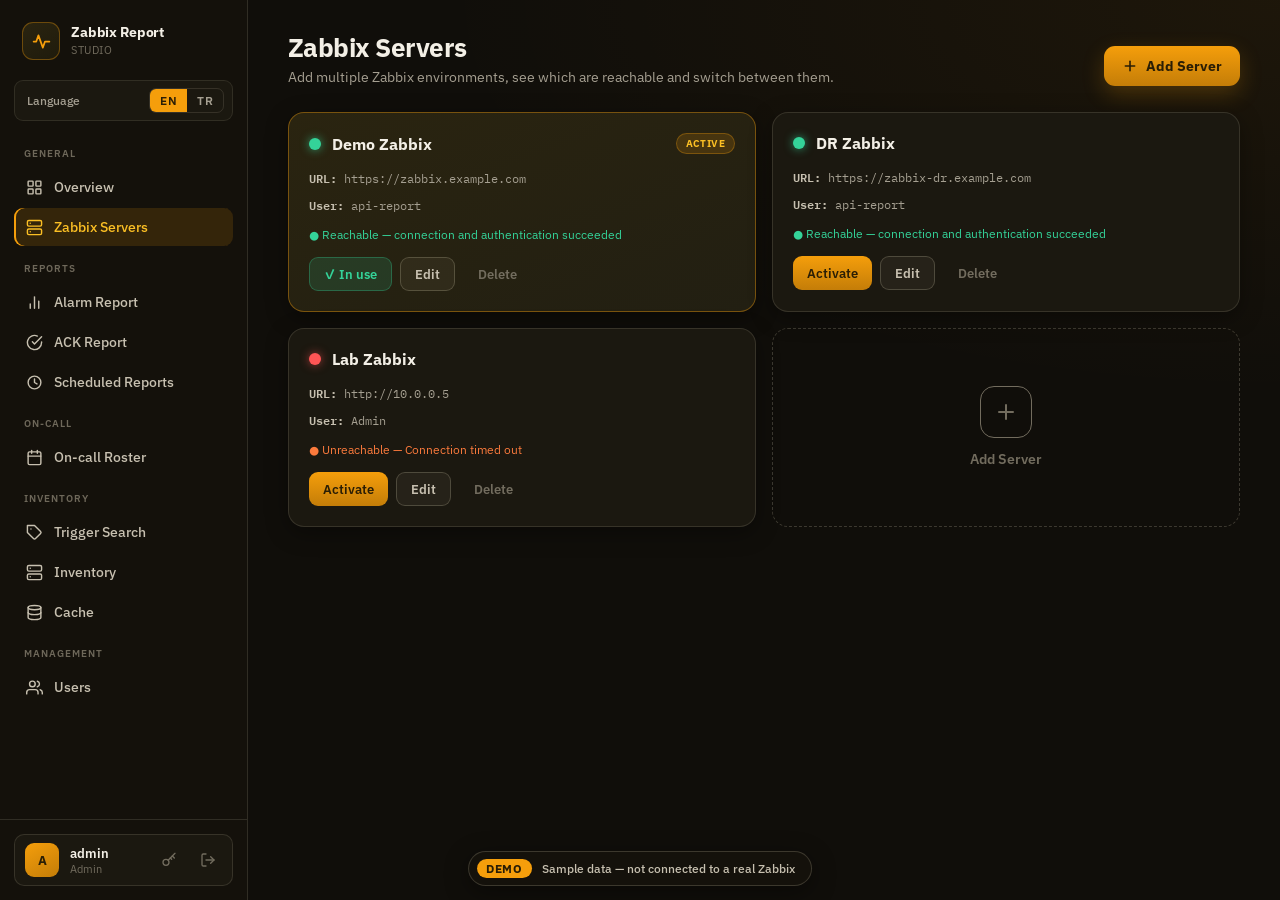
<file: servers.html>
<!DOCTYPE html>
<html lang="en">
<head>
<script src="demo.js"></script>
  <meta charset="UTF-8">
  <script src="static/i18n.js"></script>
  <meta name="viewport" content="width=device-width, initial-scale=1.0">
  <title>Zabbix Servers · Zabbix Report Studio</title>
  <link rel="preconnect" href="https://fonts.googleapis.com">
  <link rel="preconnect" href="https://fonts.gstatic.com" crossorigin>
  <link href="https://fonts.googleapis.com/css2?family=IBM+Plex+Sans:wght@400;500;600;700&family=IBM+Plex+Mono:wght@400;500;600&display=swap" rel="stylesheet">
  <style>
    :root{
      --bg:#100e0a; --sidebar:#14110b; --surface:#1b1810; --surface-2:#1a1810;
      --border:rgba(240,230,200,.13); --border-2:rgba(240,230,200,.2);
      --text:#f3efe6; --text-dim:#a59f91; --text-soft:#c7c0b0; --text-mute:#726c5e;
      --accent:#f59e0b; --accent-2:#d97d06; --accent-bright:#fbbf24; --danger:#fb7a3c; --ok:#34d399;
    }
    *,*::before,*::after{margin:0;padding:0;box-sizing:border-box}
    body{font-family:'IBM Plex Sans',system-ui,sans-serif;
      background:radial-gradient(120% 80% at 100% 0%,rgba(245,158,11,.06),transparent 55%),var(--bg);
      color:var(--text);-webkit-font-smoothing:antialiased}
    a{text-decoration:none;color:inherit}
    @keyframes up{from{opacity:0;transform:translateY(14px)}to{opacity:1;transform:translateY(0)}}
    @keyframes pulse{0%,100%{opacity:1}50%{opacity:.35}}
    @keyframes spin{to{transform:rotate(360deg)}}
    ::-webkit-scrollbar{width:10px}
    ::-webkit-scrollbar-thumb{background:rgba(240,230,200,.16);border-radius:6px;border:2px solid var(--bg)}

    .layout{display:flex;min-height:100vh}
    .sidebar{width:248px;flex-shrink:0;background:var(--sidebar);border-right:1px solid var(--border);
      display:flex;flex-direction:column;position:sticky;top:0;height:100vh}
    .brand{display:flex;align-items:center;gap:11px;padding:22px 22px 20px}
    .brand .mk{width:38px;height:38px;border-radius:11px;background:linear-gradient(150deg,#2a2410,#1f1b0c);
      border:1px solid rgba(245,158,11,.35);display:flex;align-items:center;justify-content:center;flex-shrink:0}
    .brand .nm{font-size:14px;font-weight:700;letter-spacing:-.01em;line-height:1.1}
    .brand .sub{font-size:10.5px;color:var(--text-mute);letter-spacing:.05em;text-transform:uppercase;margin-top:2px}
    .nav{padding:6px 14px;flex:1;overflow-y:auto}
    .nav .grp{font-size:10px;font-weight:600;color:#6e685a;letter-spacing:.1em;text-transform:uppercase;padding:14px 10px 8px}
    .nav a{display:flex;align-items:center;gap:11px;padding:10px 12px;margin-bottom:2px;border-radius:9px;
      color:var(--text-soft);font-size:13.5px;font-weight:500;transition:background .12s}
    .nav a:hover{background:rgba(240,230,200,.05)}
    .nav a.active{background:rgba(245,158,11,.14);color:var(--accent-bright);box-shadow:inset 2px 0 0 var(--accent)}
    .userbar{padding:14px;border-top:1px solid var(--border)}
    .usercard{display:flex;align-items:center;gap:11px;padding:8px 10px;border-radius:10px;background:var(--surface);border:1px solid var(--border)}
    .avatar{width:34px;height:34px;border-radius:9px;background:linear-gradient(150deg,#f59e0b,#c47d08);
      display:flex;align-items:center;justify-content:center;color:#2a1e05;font-weight:700;font-size:13px;flex-shrink:0}
    .uname{font-size:13px;font-weight:600;white-space:nowrap;overflow:hidden;text-overflow:ellipsis}
    .urole{font-size:10.5px;color:var(--text-mute)}
    .logout{background:transparent;border:none;color:var(--text-mute);cursor:pointer;padding:6px;border-radius:7px;display:flex;transition:.12s}
    .logout:hover{color:var(--danger);background:rgba(251,122,60,.12)}

    .main{flex:1;min-width:0;overflow-y:auto;max-height:100vh}
    .content{padding:30px 40px 48px;animation:up .4s ease}
    .tophead{display:flex;align-items:flex-end;justify-content:space-between;gap:20px;flex-wrap:wrap;margin-bottom:26px}
    .tophead h1{font-size:26px;font-weight:700;letter-spacing:-.02em}
    .tophead .lead{color:var(--text-dim);font-size:14px;margin-top:4px}
    .cta{display:flex;align-items:center;gap:8px;padding:11px 18px;background:linear-gradient(180deg,#f59e0b,#c47d08);
      color:#2a1e05;border:none;border-radius:11px;font-family:inherit;font-size:13.5px;font-weight:700;cursor:pointer;
      box-shadow:0 8px 22px rgba(245,158,11,.22);transition:filter .15s}
    .cta:hover{filter:brightness(1.08)}

    .grid{display:grid;grid-template-columns:repeat(auto-fill,minmax(320px,1fr));gap:16px}
    .scard{background:var(--surface);border:1px solid var(--border);border-radius:16px;padding:20px;
      box-shadow:0 6px 22px rgba(0,0,0,.35);transition:.15s;position:relative}
    .scard.active{background:linear-gradient(160deg,#2a2410,#221f12);border-color:rgba(245,158,11,.4)}
    .scard .shead{display:flex;align-items:center;gap:11px;margin-bottom:14px}
    .stat{width:12px;height:12px;border-radius:50%;flex-shrink:0;background:var(--text-mute);position:relative}
    .stat.ok{background:var(--ok);box-shadow:0 0 10px rgba(52,211,153,.7)}
    .stat.bad{background:#ff5555;box-shadow:0 0 10px rgba(255,85,85,.6)}
    .stat.checking{background:transparent;border:2px solid rgba(240,230,200,.25);border-top-color:var(--accent);animation:spin .8s linear infinite}
    .sname{font-size:16px;font-weight:700;flex:1;white-space:nowrap;overflow:hidden;text-overflow:ellipsis}
    .badge{font-size:10px;font-weight:700;letter-spacing:.04em;color:var(--accent-bright);background:rgba(245,158,11,.16);
      border:1px solid rgba(245,158,11,.3);padding:3px 9px;border-radius:20px;text-transform:uppercase}
    .smeta{font-family:'IBM Plex Mono',monospace;font-size:12px;color:var(--text-dim);line-height:1.7;
      word-break:break-all;margin-bottom:6px}
    .smeta b{color:var(--text-soft);font-weight:600}
    .sstatus{font-size:11.5px;margin:10px 0 14px;min-height:16px}
    .sstatus.ok{color:var(--ok)} .sstatus.bad{color:var(--danger)} .sstatus.checking{color:var(--text-mute)}
    .sactions{display:flex;gap:8px;flex-wrap:wrap}
    .btn{font-family:inherit;font-size:12.5px;font-weight:600;padding:8px 14px;border-radius:9px;cursor:pointer;
      border:1px solid var(--border-2);background:rgba(240,230,200,.05);color:var(--text-soft);transition:.12s}
    .btn:hover{background:rgba(240,230,200,.1)}
    .btn.primary{background:linear-gradient(180deg,#f59e0b,#c47d08);color:#2a1e05;border:none}
    .btn.primary:hover{filter:brightness(1.08)}
    .btn.ghost{border-color:transparent;background:transparent;color:var(--text-mute)}
    .btn.ghost:hover{color:var(--danger);background:rgba(251,122,60,.1)}
    .btn.activebadge{background:rgba(52,211,153,.14);color:var(--ok);border-color:rgba(52,211,153,.3);cursor:default}

    .addcard{border:1.5px dashed var(--border-2);background:transparent;border-radius:16px;min-height:180px;
      display:flex;flex-direction:column;align-items:center;justify-content:center;gap:12px;cursor:pointer;
      color:var(--text-mute);transition:.15s}
    .addcard:hover{border-color:var(--accent);color:var(--accent-bright);background:rgba(245,158,11,.04)}
    .addcard .plus{width:52px;height:52px;border-radius:14px;border:1.5px solid currentColor;display:flex;align-items:center;justify-content:center}
    .addcard span{font-size:13.5px;font-weight:600}

    .empty{text-align:center;padding:60px 20px;color:var(--text-dim)}
    .empty h2{font-size:19px;color:var(--text);margin-bottom:8px}

    /* modal */
    .modal{position:fixed;inset:0;background:rgba(6,5,3,.72);backdrop-filter:blur(3px);display:none;
      align-items:center;justify-content:center;z-index:50;padding:20px}
    .modal.show{display:flex}
    .dialog{width:100%;max-width:460px;background:var(--surface);border:1px solid var(--border-2);border-radius:18px;
      padding:26px;box-shadow:0 24px 70px rgba(0,0,0,.6);animation:up .25s ease}
    .dialog h3{font-size:18px;font-weight:700;margin-bottom:18px}
    .field{margin-bottom:15px}
    .field label{display:block;font-size:12px;font-weight:600;color:var(--text-dim);margin-bottom:7px}
    .field input{width:100%;padding:11px 13px;border-radius:10px;border:1px solid var(--border-2);
      background:#151209;color:var(--text);font-family:inherit;font-size:13.5px;outline:none;transition:.12s}
    .field input:focus{border-color:var(--accent)}
    .field .hint{font-size:11px;color:var(--text-mute);margin-top:5px}
    .field label.check{display:flex;align-items:center;gap:9px;font-size:13px;font-weight:500;color:var(--text-soft);margin:0;cursor:pointer}
    .field label.check input{width:16px;height:16px;padding:0;accent-color:var(--accent);flex-shrink:0}
    .tlsoff{color:var(--danger)}
    .dialog .row{display:flex;gap:10px;justify-content:flex-end;margin-top:22px}
    .toast{position:fixed;bottom:24px;left:50%;transform:translateX(-50%);background:var(--surface-2);
      border:1px solid var(--border-2);color:var(--text);padding:12px 20px;border-radius:11px;font-size:13px;
      box-shadow:0 12px 40px rgba(0,0,0,.5);z-index:60;opacity:0;pointer-events:none;transition:opacity .2s}
    .toast.show{opacity:1}
    .toast.err{border-color:rgba(251,122,60,.5);color:var(--danger)}
    @media(max-width:720px){.sidebar{display:none}.content{padding:24px 18px 40px}}
  </style>
  <link rel="icon" type="image/svg+xml" href="static/favicon.svg">
</head>
<body>
<div class="layout">
  <aside class="sidebar">
    <div class="brand">
      <div class="mk"><svg width="21" height="21" viewBox="0 0 24 24" fill="none" stroke="#f59e0b" stroke-width="2" stroke-linecap="round" stroke-linejoin="round"><path d="M3 12h3l2.5-7 5 14 2.5-7H21"/></svg></div>
      <div><div class="nm">Zabbix Report</div><div class="sub">Studio</div></div>
    </div>
    <nav class="nav">
      <div class="grp">General</div>
      <a href="index.html"><svg width="17" height="17" viewBox="0 0 24 24" fill="none" stroke="currentColor" stroke-width="2" stroke-linecap="round" stroke-linejoin="round"><rect x="3" y="3" width="7" height="7" rx="1"/><rect x="14" y="3" width="7" height="7" rx="1"/><rect x="14" y="14" width="7" height="7" rx="1"/><rect x="3" y="14" width="7" height="7" rx="1"/></svg>Overview</a>
      <a href="servers.html" class="active"><svg width="17" height="17" viewBox="0 0 24 24" fill="none" stroke="currentColor" stroke-width="2" stroke-linecap="round" stroke-linejoin="round"><rect x="2" y="2" width="20" height="8" rx="2"/><rect x="2" y="14" width="20" height="8" rx="2"/><line x1="6" y1="6" x2="6.01" y2="6"/><line x1="6" y1="18" x2="6.01" y2="18"/></svg>Zabbix Servers</a>
      <div class="grp">Reports</div>
      <a href="alarm-report.html"><svg width="17" height="17" viewBox="0 0 24 24" fill="none" stroke="currentColor" stroke-width="2" stroke-linecap="round" stroke-linejoin="round"><line x1="18" y1="20" x2="18" y2="10"/><line x1="12" y1="20" x2="12" y2="4"/><line x1="6" y1="20" x2="6" y2="14"/></svg>Alarm Report</a>
      <a href="ack.html"><svg width="17" height="17" viewBox="0 0 24 24" fill="none" stroke="currentColor" stroke-width="2" stroke-linecap="round" stroke-linejoin="round"><path d="M22 11.08V12a10 10 0 1 1-5.93-9.14"/><polyline points="22 4 12 14.01 9 11.01"/></svg>ACK Report</a>
      
      <a href="schedules.html"><svg width="17" height="17" viewBox="0 0 24 24" fill="none" stroke="currentColor" stroke-width="2" stroke-linecap="round" stroke-linejoin="round"><circle cx="12" cy="12" r="9"/><polyline points="12 7 12 12 15.5 14"/></svg>Scheduled Reports</a>
      
      <div class="grp">On-call</div>
      <a href="nobet.html"><svg width="17" height="17" viewBox="0 0 24 24" fill="none" stroke="currentColor" stroke-width="2" stroke-linecap="round" stroke-linejoin="round"><rect x="3" y="4" width="18" height="18" rx="2"/><line x1="16" y1="2" x2="16" y2="6"/><line x1="8" y1="2" x2="8" y2="6"/><line x1="3" y1="10" x2="21" y2="10"/></svg>On-call Roster</a>
      <div class="grp">Inventory</div>
      <a href="tkodu.html"><svg width="17" height="17" viewBox="0 0 24 24" fill="none" stroke="currentColor" stroke-width="2" stroke-linecap="round" stroke-linejoin="round"><path d="M20.59 13.41l-7.17 7.17a2 2 0 0 1-2.83 0L2 12V2h10l8.59 8.59a2 2 0 0 1 0 2.82z"/><line x1="7" y1="7" x2="7.01" y2="7"/></svg>Trigger Search</a>
      <a href="envanter.html"><svg width="17" height="17" viewBox="0 0 24 24" fill="none" stroke="currentColor" stroke-width="2" stroke-linecap="round" stroke-linejoin="round"><rect x="2" y="2" width="20" height="8" rx="2"/><rect x="2" y="14" width="20" height="8" rx="2"/><line x1="6" y1="6" x2="6.01" y2="6"/><line x1="6" y1="18" x2="6.01" y2="18"/></svg>Inventory</a>
      <a href="cache.html"><svg width="17" height="17" viewBox="0 0 24 24" fill="none" stroke="currentColor" stroke-width="2" stroke-linecap="round" stroke-linejoin="round"><ellipse cx="12" cy="5" rx="9" ry="3"/><path d="M21 12c0 1.66-4 3-9 3s-9-1.34-9-3"/><path d="M3 5v14c0 1.66 4 3 9 3s9-1.34 9-3V5"/></svg>Cache</a>
      
      <div class="grp">Management</div>
      <a href="users.html"><svg width="17" height="17" viewBox="0 0 24 24" fill="none" stroke="currentColor" stroke-width="2" stroke-linecap="round" stroke-linejoin="round"><path d="M17 21v-2a4 4 0 0 0-4-4H5a4 4 0 0 0-4 4v2"/><circle cx="9" cy="7" r="4"/><path d="M23 21v-2a4 4 0 0 0-3-3.87"/><path d="M16 3.13a4 4 0 0 1 0 7.75"/></svg>Users</a>
      
    </nav>
    <div class="userbar">
      <div class="usercard">
        <div class="avatar">A</div>
        <div style="flex:1;min-width:0">
          <div class="uname">admin</div>
          <div class="urole">Admin</div>
        </div>
        <a href="change-password.html" class="logout" title="Change password"><svg width="16" height="16" viewBox="0 0 24 24" fill="none" stroke="currentColor" stroke-width="2" stroke-linecap="round" stroke-linejoin="round"><circle cx="7.5" cy="15.5" r="4.5"/><path d="M10.7 12.3L21 2"/><path d="M17 6l3 3"/><path d="M14 9l2 2"/></svg></a>
        <a href="login.html" class="logout" title="Sign out">
          <svg width="16" height="16" viewBox="0 0 24 24" fill="none" stroke="currentColor" stroke-width="2" stroke-linecap="round" stroke-linejoin="round"><path d="M9 21H5a2 2 0 0 1-2-2V5a2 2 0 0 1 2-2h4"/><polyline points="16 17 21 12 16 7"/><line x1="21" y1="12" x2="9" y2="12"/></svg>
        </a>
      </div>
    </div>
  </aside>

  <main class="main">
    <div class="content">
      <div class="tophead">
        <div>
          <h1>Zabbix Servers</h1>
          <p class="lead">Add multiple Zabbix environments, see which are reachable and switch between them.</p>
        </div>
        
        <button class="cta" onclick="openAdd()">
          <svg width="16" height="16" viewBox="0 0 24 24" fill="none" stroke="currentColor" stroke-width="2.4" stroke-linecap="round" stroke-linejoin="round"><line x1="12" y1="5" x2="12" y2="19"/><line x1="5" y1="12" x2="19" y2="12"/></svg>
          Add Server
        </button>
        
      </div>

      <div id="grid" class="grid"></div>
    </div>
  </main>
</div>

<!-- Modal -->
<div class="modal" id="modal">
  <div class="dialog">
    <h3 id="modalTitle">New Zabbix Server</h3>
    <input type="hidden" id="fId">
    <div class="field">
      <label>Display Name</label>
      <input id="fName" placeholder="e.g. Main DC Zabbix" autocomplete="off">
    </div>
    <div class="field">
      <label>Zabbix URL</label>
      <input id="fUrl" placeholder="http://10.0.0.5 or http://10.0.0.5/api_jsonrpc.php" autocomplete="off">
      <div class="hint">/api_jsonrpc.php is appended automatically — just enter the address.</div>
    </div>
    <div class="field">
      <label>Username</label>
      <input id="fUser" placeholder="Zabbix username" autocomplete="off">
    </div>
    <div class="field">
      <label>Password</label>
      <input id="fPass" type="password" placeholder="Zabbix password" autocomplete="new-password">
      <div class="hint" id="passHint" style="display:none">Leave blank to keep the current password.</div>
    </div>
    <div class="field">
      <label class="check"><input type="checkbox" id="fVerify" checked> Verify TLS certificate</label>
      <div class="hint">Turn off only for a server with a self-signed certificate: without it the connection can be intercepted.</div>
    </div>
    <div class="row">
      <button class="btn" onclick="closeModal()">Cancel</button>
      <button class="btn primary" id="saveBtn" onclick="saveServer()">Save</button>
    </div>
  </div>
</div>

<div class="toast" id="toast"></div>

<script>
let SERVERS = [], ACTIVE = null, CAN_MANAGE = true;

function toast(msg, err){
  const t = document.getElementById('toast');
  t.textContent = msg; t.className = 'toast show' + (err ? ' err' : '');
  setTimeout(()=>{ t.className = 'toast' + (err ? ' err' : ''); }, 2600);
}

function esc(s){ return (s||'').replace(/[&<>"]/g, c => ({'&':'&amp;','<':'&lt;','>':'&gt;','"':'&quot;'}[c])); }

async function loadServers(){
  const r = await fetch('/api/servers');
  const j = await r.json();
  SERVERS = j.servers || []; ACTIVE = j.activeId || null; CAN_MANAGE = j.canManage !== false;
  render();
  if (SERVERS.length) checkStatus();
}

function render(){
  const g = document.getElementById('grid');
  if (!SERVERS.length && !CAN_MANAGE){
    g.innerHTML = `<div class="empty" style="grid-column:1/-1">
      <h2>No Zabbix servers yet</h2>
      <p>An administrator has not added a server yet.</p></div>`;
    return;
  }
  if (!SERVERS.length){
    g.innerHTML = `<div class="empty" style="grid-column:1/-1">
      <h2>No Zabbix servers yet</h2>
      <p style="margin-bottom:22px">Start by adding your first Zabbix server.</p>
      <button class="cta" style="margin:0 auto" onclick="openAdd()">
        <svg width="16" height="16" viewBox="0 0 24 24" fill="none" stroke="currentColor" stroke-width="2.4" stroke-linecap="round" stroke-linejoin="round"><line x1="12" y1="5" x2="12" y2="19"/><line x1="5" y1="12" x2="19" y2="12"/></svg>
        Add Server</button></div>`;
    return;
  }
  let html = '';
  for (const s of SERVERS){
    const isActive = s.id === ACTIVE;
    html += `<div class="scard ${isActive?'active':''}" data-id="${s.id}">
      <div class="shead">
        <span class="stat checking" id="stat-${s.id}"></span>
        <span class="sname">${esc(s.name)}</span>
        ${isActive ? '<span class="badge">Active</span>' : ''}
      </div>
      <div class="smeta"><b>URL:</b> ${esc(s.baseUrl)}</div>
      <div class="smeta"><b>User:</b> ${esc(s.username)}</div>
      ${s.verifyTls === false && /^https:/i.test(s.baseUrl) ? '<div class="smeta tlsoff">TLS certificate is not verified</div>' : ''}
      <div class="sstatus checking" id="msg-${s.id}">Checking connection…</div>
      <div class="sactions">
        ${isActive
          ? '<button class="btn activebadge">✓ In use</button>'
          : `<button class="btn primary" onclick="activate(${s.id})">Activate</button>`}
        ${CAN_MANAGE ? `<button class="btn" onclick="openEdit(${s.id})">Edit</button>
        <button class="btn ghost" onclick="delServer(${s.id})">Delete</button>` : ''}
      </div>
    </div>`;
  }
  if (CAN_MANAGE) html += `<div class="addcard" onclick="openAdd()">
      <div class="plus"><svg width="24" height="24" viewBox="0 0 24 24" fill="none" stroke="currentColor" stroke-width="2" stroke-linecap="round" stroke-linejoin="round"><line x1="12" y1="5" x2="12" y2="19"/><line x1="5" y1="12" x2="19" y2="12"/></svg></div>
      <span>Add Server</span></div>`;
  g.innerHTML = html;
}

async function checkStatus(){
  // put each card into a "checking" state
  for (const s of SERVERS){
    const st = document.getElementById('stat-'+s.id), msg = document.getElementById('msg-'+s.id);
    if (st){ st.className = 'stat checking'; }
    if (msg){ msg.className = 'sstatus checking'; msg.textContent = 'Checking connection…'; }
  }
  try{
    const r = await fetch('/api/servers/check', {method:'POST'});
    const j = await r.json();
    const res = j.results || {};
    for (const s of SERVERS){
      const st = document.getElementById('stat-'+s.id), msg = document.getElementById('msg-'+s.id);
      const info = res[String(s.id)];
      if (!st || !msg) continue;
      if (info && info.ok){
        st.className = 'stat ok'; msg.className = 'sstatus ok'; msg.textContent = '● Reachable — connection and authentication succeeded';
      } else {
        st.className = 'stat bad'; msg.className = 'sstatus bad';
        msg.textContent = I18N.t('● Unreachable') + (info && info.error ? ' — ' + I18N.msg(info.error) : '');
      }
    }
  } catch(e){
    for (const s of SERVERS){
      const st = document.getElementById('stat-'+s.id), msg = document.getElementById('msg-'+s.id);
      if (st) st.className = 'stat bad';
      if (msg){ msg.className = 'sstatus bad'; msg.textContent = '● Check failed'; }
    }
  }
}

// ── Modal ──
function openAdd(){
  document.getElementById('modalTitle').textContent = 'New Zabbix Server';
  document.getElementById('fId').value = '';
  document.getElementById('fName').value = '';
  document.getElementById('fUrl').value = '';
  document.getElementById('fUser').value = '';
  document.getElementById('fPass').value = '';
  document.getElementById('fPass').placeholder = 'Zabbix password';
  document.getElementById('fVerify').checked = true;
  document.getElementById('passHint').style.display = 'none';
  document.getElementById('modal').classList.add('show');
  document.getElementById('fName').focus();
}
function openEdit(id){
  const s = SERVERS.find(x => x.id === id); if (!s) return;
  document.getElementById('modalTitle').textContent = 'Edit Server';
  document.getElementById('fId').value = s.id;
  document.getElementById('fName').value = s.name;
  document.getElementById('fUrl').value = s.baseUrl;
  document.getElementById('fUser').value = s.username;
  document.getElementById('fPass').value = '';
  document.getElementById('fPass').placeholder = '(enter a new password to change it)';
  document.getElementById('fVerify').checked = s.verifyTls !== false;
  document.getElementById('passHint').style.display = 'block';
  document.getElementById('modal').classList.add('show');
  document.getElementById('fName').focus();
}
function closeModal(){ document.getElementById('modal').classList.remove('show'); }

async function saveServer(){
  const id = document.getElementById('fId').value;
  const payload = {
    name: document.getElementById('fName').value.trim(),
    url: document.getElementById('fUrl').value.trim(),
    username: document.getElementById('fUser').value.trim(),
    password: document.getElementById('fPass').value,
    verifyTls: document.getElementById('fVerify').checked
  };
  if (!payload.name || !payload.url || !payload.username){
    toast('Name, URL and username are required.', true); return;
  }
  const btn = document.getElementById('saveBtn'); btn.disabled = true;
  const url = id ? `/api/servers/${id}` : '/api/servers';
  try{
    const r = await fetch(url, {method:'POST', headers:{'Content-Type':'application/json'}, body:JSON.stringify(payload)});
    const j = await r.json();
    if (j.success){ closeModal(); toast(id ? 'Server updated' : 'Server added'); await loadServers(); }
    else toast(j.error || 'Could not save', true);
  } catch(e){ toast('Could not save the server', true); }
  finally{ btn.disabled = false; }
}

async function activate(id){
  try{
    const r = await fetch(`/api/servers/${id}/activate`, {method:'POST'});
    const j = await r.json();
    if (j.success){ ACTIVE = id; render(); checkStatus(); toast('Active Zabbix changed'); }
    else toast(j.error || 'Could not change', true);
  } catch(e){ toast('Operation failed', true); }
}

async function delServer(id){
  const s = SERVERS.find(x => x.id === id);
  if (!confirm(I18N.t('Are you sure you want to delete the server "{0}"?', s ? s.name : ''))) return;
  try{
    const r = await fetch(`/api/servers/${id}/delete`, {method:'POST'});
    const j = await r.json();
    if (j.success){ toast('Server deleted'); await loadServers(); }
    else toast(j.error || 'Could not delete', true);
  } catch(e){ toast('Delete failed', true); }
}

document.getElementById('modal').addEventListener('click', e => { if (e.target.id === 'modal') closeModal(); });
document.addEventListener('keydown', e => { if (e.key === 'Escape') closeModal(); });
loadServers();
</script>
</body>
</html>
</file>
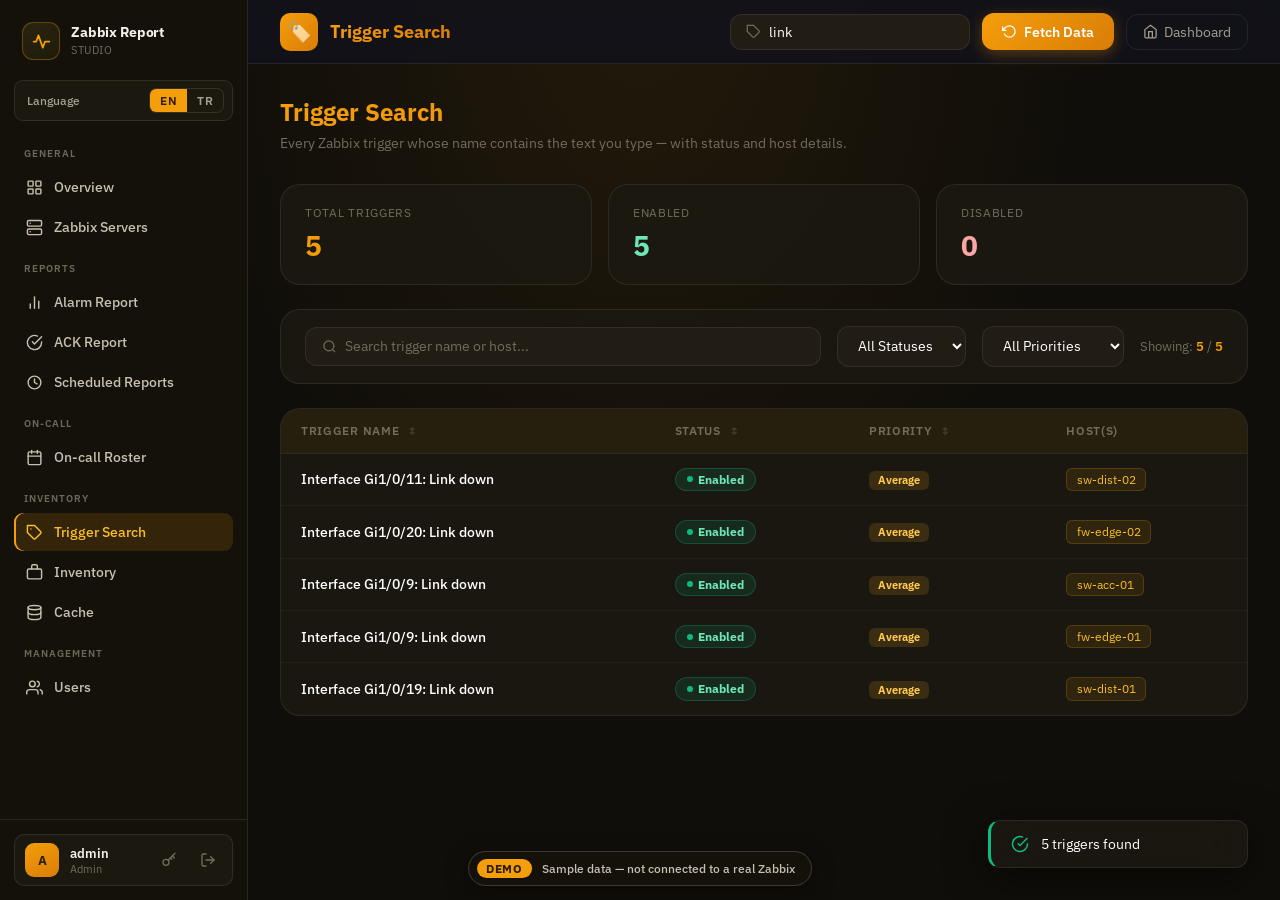
<file: tkodu.html>
<!DOCTYPE html>
<html lang="en">
<head>
<script src="demo.js"></script>
  <meta charset="UTF-8">
  <script src="static/i18n.js"></script>
  <meta name="viewport" content="width=device-width, initial-scale=1.0">
  <title>Trigger Search — Zabbix Report Studio</title>
  <link href="https://fonts.googleapis.com/css2?family=IBM+Plex+Sans:wght@400;500;600;700&display=swap" rel="stylesheet">
  <style>
    :root {
      --bg-primary:#100e0a; --bg-secondary:#16140e; --bg-tertiary:#211d14;
      --bg-card:rgba(28,25,17,0.85);
      --text-primary:#fff; --text-secondary:#a59f91; --text-muted:#726c5e;
      --accent-primary:#f59e0b; --accent-secondary:#d97d06;
      --accent-gradient:linear-gradient(135deg,#f59e0b 0%,#d97d06 100%);
      --success:#10b981; --danger:#ef4444; --warning:#f59e0b;
      --border-color:rgba(255,255,255,0.08);
      --border-radius:12px; --border-radius-lg:20px;
      --shadow-lg:0 8px 40px rgba(0,0,0,0.5);
      --transition:0.15s ease;
    }
    *,*::before,*::after { margin:0; padding:0; box-sizing:border-box; }
    body {
      font-family:'IBM Plex Sans',-apple-system,sans-serif;
      background:radial-gradient(ellipse at top,rgba(245,158,11,0.08) 0%,transparent 50%),var(--bg-primary);
      color:var(--text-primary); min-height:100vh;
    }
    ::-webkit-scrollbar { width:6px; height:6px; }
    ::-webkit-scrollbar-track { background:var(--bg-secondary); }
    ::-webkit-scrollbar-thumb { background:var(--bg-tertiary); border-radius:3px; }
    ::-webkit-scrollbar-thumb:hover { background:var(--accent-primary); }

    /* HEADER */
    .app-header {
      background:rgba(18,18,26,0.9); backdrop-filter:blur(20px);
      border-bottom:1px solid var(--border-color);
      padding:0 2rem; height:64px;
      display:flex; align-items:center; justify-content:space-between;
      position:sticky; top:0; z-index:100;
    }
    .logo { display:flex; align-items:center; gap:0.75rem; }
    .logo-icon { width:38px; height:38px; background:var(--accent-gradient); border-radius:10px; display:flex; align-items:center; justify-content:center; font-size:20px; }
    .logo-text { font-size:1.1rem; font-weight:700; background:var(--accent-gradient); -webkit-background-clip:text; -webkit-text-fill-color:transparent; background-clip:text; }
    .nav-btn {
      display:inline-flex; align-items:center; gap:0.4rem;
      padding:0.5rem 1rem; background:transparent;
      border:1px solid var(--border-color); border-radius:var(--border-radius);
      color:var(--text-secondary); font-size:0.85rem; font-family:inherit;
      cursor:pointer; text-decoration:none; transition:var(--transition);
    }
    .nav-btn:hover { background:var(--bg-tertiary); color:var(--text-primary); }
    .btn {
      display:inline-flex; align-items:center; gap:0.4rem;
      padding:0.6rem 1.25rem; border:none; border-radius:var(--border-radius);
      font-size:0.875rem; font-weight:600; font-family:inherit; cursor:pointer; transition:var(--transition);
    }
    .btn-primary { background:var(--accent-gradient); color:#fff; box-shadow:0 4px 15px rgba(245,158,11,0.3); }
    .btn-primary:hover:not(:disabled) { transform:translateY(-2px); box-shadow:0 6px 20px rgba(245,158,11,0.4); }
    .btn-primary:disabled { opacity:0.5; cursor:not-allowed; }

    /* MAIN */
    .main { max-width:1400px; margin:0 auto; padding:2rem; }
    .page-title { font-size:1.5rem; font-weight:700; margin-bottom:0.4rem; background:var(--accent-gradient); -webkit-background-clip:text; -webkit-text-fill-color:transparent; background-clip:text; }
    .page-sub { color:var(--text-muted); font-size:0.875rem; margin-bottom:2rem; }

    /* STATS */
    .stats { display:grid; grid-template-columns:repeat(auto-fit,minmax(160px,1fr)); gap:1rem; margin-bottom:1.5rem; }
    .stat-card {
      background:var(--bg-card); border:1px solid var(--border-color);
      border-radius:var(--border-radius-lg); padding:1.25rem 1.5rem;
      transition:var(--transition);
    }
    .stat-card:hover { border-color:rgba(245,158,11,0.3); transform:translateY(-2px); }
    .stat-label { font-size:0.72rem; color:var(--text-muted); text-transform:uppercase; letter-spacing:0.06em; margin-bottom:0.4rem; }
    .stat-value { font-size:1.75rem; font-weight:700; }
    .stat-total .stat-value { background:var(--accent-gradient); -webkit-background-clip:text; -webkit-text-fill-color:transparent; background-clip:text; }
    .stat-enabled .stat-value { color:#6ee7b7; }
    .stat-disabled .stat-value { color:#fca5a5; }

    /* TOOLBAR */
    .toolbar {
      background:var(--bg-card); border:1px solid var(--border-color);
      border-radius:var(--border-radius-lg); padding:1rem 1.5rem;
      display:flex; align-items:center; gap:1rem; flex-wrap:wrap;
      margin-bottom:1.5rem;
    }
    .search-wrap {
      display:flex; align-items:center; gap:0.5rem;
      padding:0.6rem 1rem; background:var(--bg-tertiary);
      border:1px solid var(--border-color); border-radius:var(--border-radius);
      flex:1; min-width:240px;
    }
    .search-wrap svg { width:15px; height:15px; color:var(--text-muted); flex-shrink:0; }
    .search-wrap input { background:transparent; border:none; color:var(--text-primary); font-size:0.875rem; font-family:inherit; outline:none; width:100%; }
    .search-wrap input::placeholder { color:var(--text-muted); }

    .filter-select {
      padding:0.6rem 1rem; background:var(--bg-tertiary);
      border:1px solid var(--border-color); border-radius:var(--border-radius);
      color:var(--text-primary); font-size:0.875rem; font-family:inherit; outline:none;
      cursor:pointer;
    }
    .filter-select:focus { border-color:var(--accent-primary); }
    .filter-select option { background:var(--bg-secondary); }

    .result-info { font-size:0.82rem; color:var(--text-muted); margin-left:auto; }
    .result-info span { color:var(--accent-primary); font-weight:600; }

    /* TABLE */
    .table-card {
      background:var(--bg-card); border:1px solid var(--border-color);
      border-radius:var(--border-radius-lg); overflow:hidden;
    }
    .table-wrapper { overflow-x:auto; }
    table { width:100%; border-collapse:collapse; min-width:700px; }
    thead { background:rgba(245,158,11,0.06); }
    th { padding:0.9rem 1.25rem; text-align:left; font-size:0.72rem; font-weight:600; color:var(--text-muted); text-transform:uppercase; letter-spacing:0.06em; border-bottom:1px solid var(--border-color); white-space:nowrap; cursor:pointer; user-select:none; }
    th:hover { color:var(--text-primary); }
    th .sort-icon { margin-left:4px; opacity:0.4; }
    td { padding:0.875rem 1.25rem; font-size:0.875rem; color:var(--text-secondary); border-bottom:1px solid rgba(255,255,255,0.04); }
    tr:last-child td { border-bottom:none; }
    tr:hover td { background:rgba(255,255,255,0.025); }

    .badge-enabled { display:inline-flex; align-items:center; gap:0.3rem; padding:0.2rem 0.7rem; background:rgba(16,185,129,0.12); color:#6ee7b7; border:1px solid rgba(16,185,129,0.25); border-radius:20px; font-size:0.72rem; font-weight:700; }
    .badge-disabled { display:inline-flex; align-items:center; gap:0.3rem; padding:0.2rem 0.7rem; background:rgba(239,68,68,0.12); color:#fca5a5; border:1px solid rgba(239,68,68,0.25); border-radius:20px; font-size:0.72rem; font-weight:700; }
    .dot { width:6px; height:6px; border-radius:50%; display:inline-block; flex-shrink:0; }
    .dot-green { background:var(--success); }
    .dot-red   { background:var(--danger); }

    .priority-badge {
      padding:0.15rem 0.55rem; border-radius:6px; font-size:0.7rem; font-weight:700;
    }
    .p-5 { background:rgba(255,56,56,0.15); color:#ff6b6b; }
    .p-4 { background:rgba(255,107,53,0.15); color:#ff9b7a; }
    .p-3 { background:rgba(255,167,38,0.15); color:#ffc94d; }
    .p-2 { background:rgba(255,238,88,0.15); color:#ffe566; }
    .p-1 { background:rgba(66,165,245,0.15); color:#7ec8f5; }
    .p-0 { background:rgba(120,144,156,0.15); color:#aab8be; }

    .host-list { display:flex; flex-wrap:wrap; gap:4px; }
    .host-chip {
      padding:0.2rem 0.6rem; border-radius:6px; font-size:0.72rem;
      background:rgba(245,158,11,0.1); color:#fbbf24;
      border:1px solid rgba(245,158,11,0.2);
    }
    .host-chip.disabled { background:rgba(107,114,128,0.1); color:var(--text-muted); border-color:rgba(107,114,128,0.2); }

    .empty-state { text-align:center; padding:4rem 2rem; color:var(--text-muted); }
    .empty-state .icon { font-size:3rem; margin-bottom:1rem; opacity:0.4; }

    /* LOADING */
    .loading-overlay { position:fixed; inset:0; background:rgba(10,10,15,0.85); backdrop-filter:blur(8px); display:flex; align-items:center; justify-content:center; z-index:1000; }
    .loading-overlay.hidden { display:none; }
    .loading-box { text-align:center; }
    .spinner { width:48px; height:48px; border:3px solid var(--bg-tertiary); border-top-color:var(--accent-primary); border-radius:50%; animation:spin 0.8s linear infinite; margin:0 auto 1rem; }
    @keyframes spin { to { transform:rotate(360deg); } }
    .loading-box p { color:var(--text-secondary); font-size:0.9rem; }

    /* TOAST */
    .toast-container { position:fixed; bottom:2rem; right:2rem; display:flex; flex-direction:column; gap:0.75rem; z-index:1001; }
    .toast { padding:0.875rem 1.25rem; background:var(--bg-card); backdrop-filter:blur(20px); border:1px solid var(--border-color); border-radius:var(--border-radius); box-shadow:var(--shadow-lg); display:flex; align-items:center; gap:0.75rem; min-width:260px; font-size:0.85rem; animation:slideIn 0.3s ease; }
    @keyframes slideIn { from{opacity:0;transform:translateX(100%)} to{opacity:1;transform:translateX(0)} }
    .toast.success { border-left:3px solid var(--success); }
    .toast.error   { border-left:3px solid var(--danger); }
    .toast.info    { border-left:3px solid #3b82f6; }

    .hidden { display:none !important; }
  </style>
  <link rel="icon" type="image/svg+xml" href="static/favicon.svg">
</head>
<body>



<style>
  body{padding-left:248px !important}
  @media(max-width:860px){body{padding-left:0 !important}#zrsSidebar{display:none !important}}
  #zrsSidebar::-webkit-scrollbar{width:8px}
  #zrsSidebar::-webkit-scrollbar-thumb{background:rgba(240,230,200,.16);border-radius:6px}
</style>

<aside id="zrsSidebar" style="position:fixed;left:0;top:0;width:248px;height:100vh;background:#14110b;border-right:1px solid rgba(240,230,200,.1);display:flex;flex-direction:column;z-index:500;font-family:'IBM Plex Sans',system-ui,sans-serif">
  <div style="display:flex;align-items:center;gap:11px;padding:22px 22px 20px">
    <div style="width:38px;height:38px;border-radius:11px;background:linear-gradient(150deg,#2a2410,#1f1b0c);border:1px solid rgba(245,158,11,.3);display:flex;align-items:center;justify-content:center;flex-shrink:0"><svg width="21" height="21" viewBox="0 0 24 24" fill="none" stroke="#f59e0b" stroke-width="2" stroke-linecap="round" stroke-linejoin="round"><path d="M3 12h3l2.5-7 5 14 2.5-7H21"/></svg></div>
    <div><div style="font-size:14px;font-weight:700;letter-spacing:-.01em;line-height:1.1;color:#f3efe6">Zabbix Report</div><div style="font-size:10.5px;color:#726c5e;letter-spacing:.05em;text-transform:uppercase;margin-top:2px">Studio</div></div>
  </div>
  <nav style="padding:6px 14px;flex:1;overflow-y:auto">
    <div style="font-size:10px;font-weight:600;color:#6e685a;letter-spacing:.1em;text-transform:uppercase;padding:14px 10px 8px">General</div>
    <a href="index.html"  style="display:flex;align-items:center;gap:11px;padding:10px 12px;margin-bottom:2px;border-radius:9px;font-size:13.5px;font-weight:500;text-decoration:none;transition:background .12s;color:#c7c0b0;" onmouseover="if(!this.getAttribute('data-on'))this.style.background='rgba(240,230,200,.05)'" onmouseout="if(!this.getAttribute('data-on'))this.style.background='transparent'"><svg width="17" height="17" viewBox="0 0 24 24" fill="none" stroke="currentColor" stroke-width="2" stroke-linecap="round" stroke-linejoin="round"><rect x="3" y="3" width="7" height="7" rx="1"/><rect x="14" y="3" width="7" height="7" rx="1"/><rect x="14" y="14" width="7" height="7" rx="1"/><rect x="3" y="14" width="7" height="7" rx="1"/></svg>Overview</a>
    <a href="servers.html"  style="display:flex;align-items:center;gap:11px;padding:10px 12px;margin-bottom:2px;border-radius:9px;font-size:13.5px;font-weight:500;text-decoration:none;transition:background .12s;color:#c7c0b0;" onmouseover="if(!this.getAttribute('data-on'))this.style.background='rgba(240,230,200,.05)'" onmouseout="if(!this.getAttribute('data-on'))this.style.background='transparent'"><svg width="17" height="17" viewBox="0 0 24 24" fill="none" stroke="currentColor" stroke-width="2" stroke-linecap="round" stroke-linejoin="round"><rect x="2" y="2" width="20" height="8" rx="2"/><rect x="2" y="14" width="20" height="8" rx="2"/><line x1="6" y1="6" x2="6.01" y2="6"/><line x1="6" y1="18" x2="6.01" y2="18"/></svg>Zabbix Servers</a>
    <div style="font-size:10px;font-weight:600;color:#6e685a;letter-spacing:.1em;text-transform:uppercase;padding:14px 10px 8px">Reports</div>
    <a href="alarm-report.html"  style="display:flex;align-items:center;gap:11px;padding:10px 12px;margin-bottom:2px;border-radius:9px;font-size:13.5px;font-weight:500;text-decoration:none;transition:background .12s;color:#c7c0b0;" onmouseover="if(!this.getAttribute('data-on'))this.style.background='rgba(240,230,200,.05)'" onmouseout="if(!this.getAttribute('data-on'))this.style.background='transparent'"><svg width="17" height="17" viewBox="0 0 24 24" fill="none" stroke="currentColor" stroke-width="2" stroke-linecap="round" stroke-linejoin="round"><line x1="18" y1="20" x2="18" y2="10"/><line x1="12" y1="20" x2="12" y2="4"/><line x1="6" y1="20" x2="6" y2="14"/></svg>Alarm Report</a>
    <a href="ack.html"  style="display:flex;align-items:center;gap:11px;padding:10px 12px;margin-bottom:2px;border-radius:9px;font-size:13.5px;font-weight:500;text-decoration:none;transition:background .12s;color:#c7c0b0;" onmouseover="if(!this.getAttribute('data-on'))this.style.background='rgba(240,230,200,.05)'" onmouseout="if(!this.getAttribute('data-on'))this.style.background='transparent'"><svg width="17" height="17" viewBox="0 0 24 24" fill="none" stroke="currentColor" stroke-width="2" stroke-linecap="round" stroke-linejoin="round"><path d="M22 11.08V12a10 10 0 1 1-5.93-9.14"/><polyline points="22 4 12 14.01 9 11.01"/></svg>ACK Report</a>
    
    <a href="schedules.html"  style="display:flex;align-items:center;gap:11px;padding:10px 12px;margin-bottom:2px;border-radius:9px;font-size:13.5px;font-weight:500;text-decoration:none;transition:background .12s;color:#c7c0b0;" onmouseover="if(!this.getAttribute('data-on'))this.style.background='rgba(240,230,200,.05)'" onmouseout="if(!this.getAttribute('data-on'))this.style.background='transparent'"><svg width="17" height="17" viewBox="0 0 24 24" fill="none" stroke="currentColor" stroke-width="2" stroke-linecap="round" stroke-linejoin="round"><circle cx="12" cy="12" r="9"/><polyline points="12 7 12 12 15.5 14"/></svg>Scheduled Reports</a>
    
    <div style="font-size:10px;font-weight:600;color:#6e685a;letter-spacing:.1em;text-transform:uppercase;padding:14px 10px 8px">On-call</div>
    <a href="nobet.html"  style="display:flex;align-items:center;gap:11px;padding:10px 12px;margin-bottom:2px;border-radius:9px;font-size:13.5px;font-weight:500;text-decoration:none;transition:background .12s;color:#c7c0b0;" onmouseover="if(!this.getAttribute('data-on'))this.style.background='rgba(240,230,200,.05)'" onmouseout="if(!this.getAttribute('data-on'))this.style.background='transparent'"><svg width="17" height="17" viewBox="0 0 24 24" fill="none" stroke="currentColor" stroke-width="2" stroke-linecap="round" stroke-linejoin="round"><rect x="3" y="4" width="18" height="18" rx="2"/><line x1="16" y1="2" x2="16" y2="6"/><line x1="8" y1="2" x2="8" y2="6"/><line x1="3" y1="10" x2="21" y2="10"/></svg>On-call Roster</a>
    <div style="font-size:10px;font-weight:600;color:#6e685a;letter-spacing:.1em;text-transform:uppercase;padding:14px 10px 8px">Inventory</div>
    <a href="tkodu.html" data-on=1 style="display:flex;align-items:center;gap:11px;padding:10px 12px;margin-bottom:2px;border-radius:9px;font-size:13.5px;font-weight:500;text-decoration:none;transition:background .12s;background:rgba(245,158,11,.14);color:#fbbf24;box-shadow:inset 2px 0 0 #f59e0b;" onmouseover="if(!this.getAttribute('data-on'))this.style.background='rgba(240,230,200,.05)'" onmouseout="if(!this.getAttribute('data-on'))this.style.background='transparent'"><svg width="17" height="17" viewBox="0 0 24 24" fill="none" stroke="currentColor" stroke-width="2" stroke-linecap="round" stroke-linejoin="round"><path d="M20.59 13.41l-7.17 7.17a2 2 0 0 1-2.83 0L2 12V2h10l8.59 8.59a2 2 0 0 1 0 2.82z"/><line x1="7" y1="7" x2="7.01" y2="7"/></svg>Trigger Search</a>
    <a href="envanter.html"  style="display:flex;align-items:center;gap:11px;padding:10px 12px;margin-bottom:2px;border-radius:9px;font-size:13.5px;font-weight:500;text-decoration:none;transition:background .12s;color:#c7c0b0;" onmouseover="if(!this.getAttribute('data-on'))this.style.background='rgba(240,230,200,.05)'" onmouseout="if(!this.getAttribute('data-on'))this.style.background='transparent'"><svg width="17" height="17" viewBox="0 0 24 24" fill="none" stroke="currentColor" stroke-width="2" stroke-linecap="round" stroke-linejoin="round"><rect x="2" y="7" width="20" height="14" rx="2"/><path d="M16 7V3a2 2 0 0 0-2-2h-4a2 2 0 0 0-2 2v4"/></svg>Inventory</a>
    <a href="cache.html"  style="display:flex;align-items:center;gap:11px;padding:10px 12px;margin-bottom:2px;border-radius:9px;font-size:13.5px;font-weight:500;text-decoration:none;transition:background .12s;color:#c7c0b0;" onmouseover="if(!this.getAttribute('data-on'))this.style.background='rgba(240,230,200,.05)'" onmouseout="if(!this.getAttribute('data-on'))this.style.background='transparent'"><svg width="17" height="17" viewBox="0 0 24 24" fill="none" stroke="currentColor" stroke-width="2" stroke-linecap="round" stroke-linejoin="round"><ellipse cx="12" cy="5" rx="9" ry="3"/><path d="M21 12c0 1.66-4 3-9 3s-9-1.34-9-3"/><path d="M3 5v14c0 1.66 4 3 9 3s9-1.34 9-3V5"/></svg>Cache</a>
    
    <div style="font-size:10px;font-weight:600;color:#6e685a;letter-spacing:.1em;text-transform:uppercase;padding:14px 10px 8px">Management</div>
    <a href="users.html"  style="display:flex;align-items:center;gap:11px;padding:10px 12px;margin-bottom:2px;border-radius:9px;font-size:13.5px;font-weight:500;text-decoration:none;transition:background .12s;color:#c7c0b0;" onmouseover="if(!this.getAttribute('data-on'))this.style.background='rgba(240,230,200,.05)'" onmouseout="if(!this.getAttribute('data-on'))this.style.background='transparent'"><svg width="17" height="17" viewBox="0 0 24 24" fill="none" stroke="currentColor" stroke-width="2" stroke-linecap="round" stroke-linejoin="round"><path d="M17 21v-2a4 4 0 0 0-4-4H5a4 4 0 0 0-4 4v2"/><circle cx="9" cy="7" r="4"/><path d="M23 21v-2a4 4 0 0 0-3-3.87"/><path d="M16 3.13a4 4 0 0 1 0 7.75"/></svg>Users</a>
    
  </nav>
  <div style="padding:14px;border-top:1px solid rgba(240,230,200,.1)">
    <div style="display:flex;align-items:center;gap:11px;padding:8px 10px;border-radius:10px;background:#1b1810;border:1px solid rgba(240,230,200,.1)">
      <div style="width:34px;height:34px;border-radius:9px;background:linear-gradient(150deg,#f59e0b,#d97d06);display:flex;align-items:center;justify-content:center;color:#2a1e05;font-weight:700;font-size:13px;flex-shrink:0">A</div>
      <div style="flex:1;min-width:0"><div style="font-size:13px;font-weight:600;white-space:nowrap;overflow:hidden;text-overflow:ellipsis;color:#f3efe6">admin</div><div style="font-size:10.5px;color:#726c5e">Admin</div></div>
      <a href="change-password.html" title="Change password" style="color:#726c5e;padding:6px;border-radius:7px;display:flex;text-decoration:none" onmouseover="this.style.color='#fbbf24';this.style.background='rgba(245,158,11,.12)'" onmouseout="this.style.color='#726c5e';this.style.background='transparent'"><svg width="16" height="16" viewBox="0 0 24 24" fill="none" stroke="currentColor" stroke-width="2" stroke-linecap="round" stroke-linejoin="round"><circle cx="7.5" cy="15.5" r="4.5"/><path d="M10.7 12.3L21 2"/><path d="M17 6l3 3"/><path d="M14 9l2 2"/></svg></a>
      <a href="login.html" title="Sign out" style="color:#726c5e;padding:6px;border-radius:7px;display:flex;text-decoration:none" onmouseover="this.style.color='#fb7a3c';this.style.background='rgba(251,122,60,.12)'" onmouseout="this.style.color='#726c5e';this.style.background='transparent'"><svg width="16" height="16" viewBox="0 0 24 24" fill="none" stroke="currentColor" stroke-width="2" stroke-linecap="round" stroke-linejoin="round"><path d="M9 21H5a2 2 0 0 1-2-2V5a2 2 0 0 1 2-2h4"/><polyline points="16 17 21 12 16 7"/><line x1="21" y1="12" x2="9" y2="12"/></svg></a>
    </div>
  </div>
</aside>


<header class="app-header">
  <div class="logo">
    <div class="logo-icon">🏷️</div>
    <span class="logo-text">Trigger Search</span>
  </div>
  <div style="display:flex;gap:0.75rem;align-items:center;">
    <div class="search-wrap" style="flex:none;min-width:0;width:240px;padding:0.5rem 0.9rem;">
      <svg viewBox="0 0 24 24" fill="none" stroke="currentColor" stroke-width="2">
        <path d="M20.59 13.41l-7.17 7.17a2 2 0 0 1-2.83 0L2 12V2h10l8.59 8.59a2 2 0 0 1 0 2.82z"/><line x1="7" y1="7" x2="7.01" y2="7"/>
      </svg>
      <input type="text" id="codeInput" placeholder="Text to search in trigger names (e.g. CPU)" autocomplete="off"
             onkeydown="if(event.key==='Enter')fetchTkodu()">
    </div>
    <button class="btn btn-primary" id="fetchBtn" onclick="fetchTkodu()">
      <svg viewBox="0 0 24 24" fill="none" stroke="currentColor" stroke-width="2" width="15" height="15">
        <polyline points="1 4 1 10 7 10"/><path d="M3.51 15a9 9 0 1 0 2.13-9.36L1 10"/>
      </svg>
      Fetch Data
    </button>
    <a class="nav-btn" href="index.html">
      <svg viewBox="0 0 24 24" fill="none" stroke="currentColor" stroke-width="2" width="15" height="15">
        <path d="M3 9l9-7 9 7v11a2 2 0 0 1-2 2H5a2 2 0 0 1-2-2z"/><polyline points="9 22 9 12 15 12 15 22"/>
      </svg>
      Dashboard
    </a>
  </div>
</header>

<div class="main">
  <div class="page-title">Trigger Search</div>
  <div class="page-sub">Every Zabbix trigger whose name contains the text you type — with status and host details.</div>

  <!-- STATS -->
  <div class="stats" id="statsRow" style="display:none;">
    <div class="stat-card stat-total">
      <div class="stat-label">Total Triggers</div>
      <div class="stat-value" id="statTotal">0</div>
    </div>
    <div class="stat-card stat-enabled">
      <div class="stat-label">Enabled</div>
      <div class="stat-value" id="statEnabled">0</div>
    </div>
    <div class="stat-card stat-disabled">
      <div class="stat-label">Disabled</div>
      <div class="stat-value" id="statDisabled">0</div>
    </div>
  </div>

  <!-- TOOLBAR -->
  <div class="toolbar" id="toolbar" style="display:none;">
    <div class="search-wrap">
      <svg viewBox="0 0 24 24" fill="none" stroke="currentColor" stroke-width="2">
        <circle cx="11" cy="11" r="8"/><path d="m21 21-4.35-4.35"/>
      </svg>
      <input type="text" id="searchInput" placeholder="Search trigger name or host..." oninput="applyFilters()">
    </div>
    <select class="filter-select" id="statusFilter" onchange="applyFilters()">
      <option value="">All Statuses</option>
      <option value="Enabled">Enabled</option>
      <option value="Disabled">Disabled</option>
    </select>
    <select class="filter-select" id="priorityFilter" onchange="applyFilters()">
      <option value="">All Priorities</option>
      <option value="5">Disaster</option>
      <option value="4">High</option>
      <option value="3">Average</option>
      <option value="2">Warning</option>
      <option value="1">Information</option>
      <option value="0">Not Classified</option>
    </select>
    <span class="result-info">Showing: <span id="shownCount">0</span> / <span id="totalCount">0</span></span>
  </div>

  <!-- TABLE -->
  <div class="table-card" id="tableCard" style="display:none;">
    <div class="table-wrapper">
      <table>
        <thead>
          <tr>
            <th onclick="sortTable('description')">Trigger Name <span class="sort-icon">↕</span></th>
            <th onclick="sortTable('status')">Status <span class="sort-icon">↕</span></th>
            <th onclick="sortTable('priority')">Priority <span class="sort-icon">↕</span></th>
            <th>Host(s)</th>
          </tr>
        </thead>
        <tbody id="tableBody"></tbody>
      </table>
    </div>
  </div>

  <!-- EMPTY -->
  <div id="emptyState" class="empty-state">
    <div class="icon">📭</div>
    <p style="color:var(--text-secondary);margin-bottom:0.5rem;">No data yet</p>
    <p style="font-size:0.85rem;">Type the text to search in trigger names (e.g. CPU) and click "Fetch Data".</p>
  </div>
</div>

<!-- LOADING -->
<div id="loadingOverlay" class="loading-overlay hidden">
  <div class="loading-box">
    <div class="spinner"></div>
    <p>Fetching triggers...</p>
  </div>
</div>

<div class="toast-container" id="toastContainer"></div>

<script>
const PRIORITY_NAMES = { '0':'NC', '1':'Info', '2':'Warning', '3':'Average', '4':'High', '5':'Disaster' };
let allData = [];
let sortKey = '';
let sortAsc = true;

async function fetchTkodu() {
  const codeInput = document.getElementById('codeInput');
  const code = codeInput.value.trim();
  if (!code) { showToast('Please enter a code to search', 'error'); codeInput.focus(); return; }
  document.getElementById('fetchBtn').disabled = true;
  document.getElementById('loadingOverlay').classList.remove('hidden');
  try {
    const res = await fetch('/api/tkodu', { method:'POST', headers:{'Content-Type':'application/json'}, body:JSON.stringify({ code }) });
    const result = await res.json();
    if (!result.success) throw new Error(result.error);

    allData = result.data;

    // Stats
    const enabled  = allData.filter(t => t.status === 'Enabled').length;
    const disabled = allData.filter(t => t.status === 'Disabled').length;
    document.getElementById('statTotal').textContent   = allData.length;
    document.getElementById('statEnabled').textContent  = enabled;
    document.getElementById('statDisabled').textContent = disabled;

    document.getElementById('statsRow').style.display  = '';
    document.getElementById('toolbar').style.display   = '';
    document.getElementById('tableCard').style.display = '';
    document.getElementById('emptyState').style.display = 'none';

    applyFilters();
    showToast(I18N.t('{0} triggers found', allData.length), 'success');
  } catch(e) {
    showToast('Error: ' + e.message, 'error');
  } finally {
    document.getElementById('loadingOverlay').classList.add('hidden');
    document.getElementById('fetchBtn').disabled = false;
  }
}

function applyFilters() {
  const search   = document.getElementById('searchInput').value.toLowerCase();
  const status   = document.getElementById('statusFilter').value;
  const priority = document.getElementById('priorityFilter').value;

  let filtered = allData.filter(t => {
    const matchSearch = !search ||
      t.description.toLowerCase().includes(search) ||
      t.hosts.some(h => h.name.toLowerCase().includes(search));
    const matchStatus   = !status   || t.status === status;
    const matchPriority = !priority || t.priority === priority;
    return matchSearch && matchStatus && matchPriority;
  });

  if (sortKey) {
    filtered.sort((a, b) => {
      let av = a[sortKey] || '', bv = b[sortKey] || '';
      return sortAsc ? av.localeCompare(bv) : bv.localeCompare(av);
    });
  }

  document.getElementById('shownCount').textContent = filtered.length;
  document.getElementById('totalCount').textContent  = allData.length;
  renderTable(filtered);
}

function sortTable(key) {
  if (sortKey === key) sortAsc = !sortAsc;
  else { sortKey = key; sortAsc = true; }
  applyFilters();
}

function renderTable(data) {
  if (!data.length) {
    document.getElementById('tableBody').innerHTML = `
      <tr><td colspan="4" style="text-align:center;padding:3rem;color:var(--text-muted);">No triggers match the filters</td></tr>
    `;
    return;
  }

  document.getElementById('tableBody').innerHTML = data.map(t => {
    const statusBadge = t.status === 'Enabled'
      ? `<span class="badge-enabled"><span class="dot dot-green"></span>Enabled</span>`
      : `<span class="badge-disabled"><span class="dot dot-red"></span>Disabled</span>`;

    const priorityBadge = `<span class="priority-badge p-${t.priority}">${PRIORITY_NAMES[t.priority] || '?'}</span>`;

    const hostChips = t.hosts.length
      ? `<div class="host-list">${t.hosts.map(h =>
          `<span class="host-chip ${h.status === 'Disabled' ? 'disabled' : ''}" title="${h.status}">${esc(h.name)}</span>`
        ).join('')}</div>`
      : `<span style="color:var(--text-muted);font-size:0.8rem;">—</span>`;

    return `
      <tr>
        <td style="max-width:500px;word-break:break-word;color:var(--text-primary);font-weight:500;">${esc(t.description)}</td>
        <td>${statusBadge}</td>
        <td>${priorityBadge}</td>
        <td>${hostChips}</td>
      </tr>
    `;
  }).join('');
}

function esc(str) {
  const d = document.createElement('div');
  d.textContent = str || '';
  return d.innerHTML;
}

function showToast(msg, type='info') {
  const colors = { success:'var(--success)', error:'var(--danger)', info:'#3b82f6' };
  const icons  = {
    success:'<path d="M22 11.08V12a10 10 0 1 1-5.93-9.14"/><polyline points="22 4 12 14.01 9 11.01"/>',
    error:  '<circle cx="12" cy="12" r="10"/><line x1="15" y1="9" x2="9" y2="15"/><line x1="9" y1="9" x2="15" y2="15"/>',
    info:   '<circle cx="12" cy="12" r="10"/><line x1="12" y1="16" x2="12" y2="12"/><line x1="12" y1="8" x2="12.01" y2="8"/>'
  };
  const t = document.createElement('div');
  t.className = `toast ${type}`;
  t.innerHTML = `<svg viewBox="0 0 24 24" fill="none" stroke="${colors[type]}" stroke-width="2" width="18" height="18">${icons[type]}</svg>${esc(msg)}`;
  document.getElementById('toastContainer').appendChild(t);
  setTimeout(() => t.remove(), 4000);
}
</script>
</body>
</html>
</file>
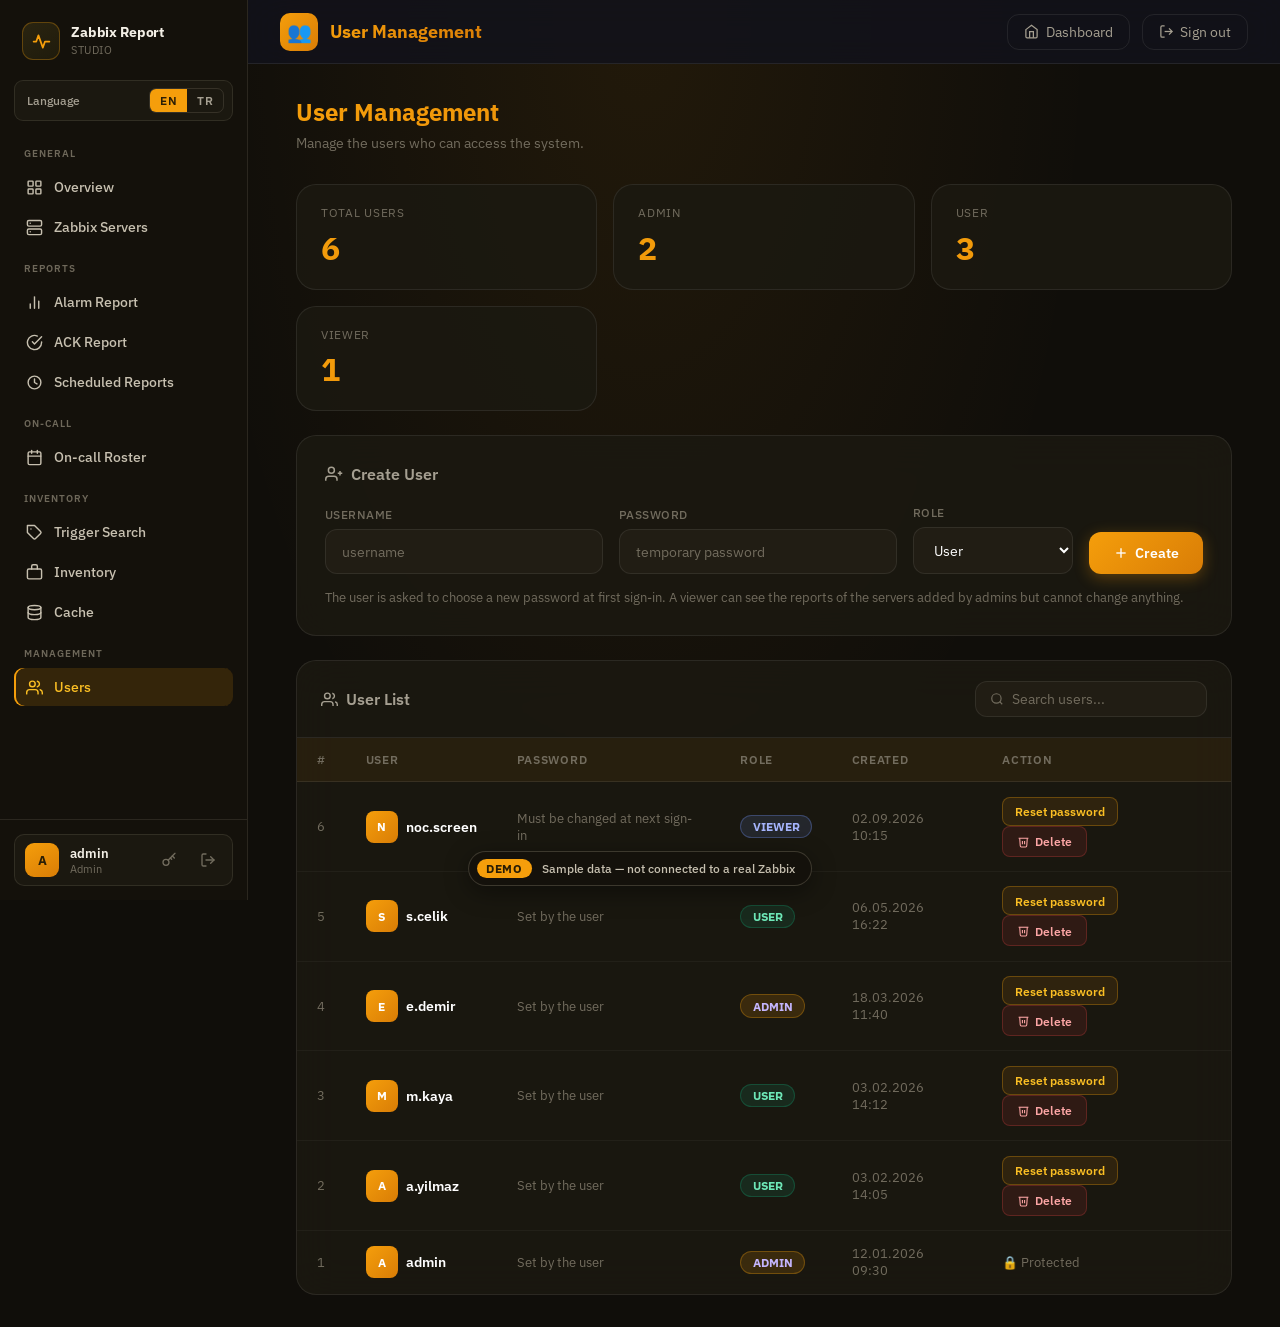
<file: users.html>
<!DOCTYPE html>
<html lang="en">
<head>
<script src="demo.js"></script>
  <meta charset="UTF-8">
  <script src="static/i18n.js"></script>
  <meta name="viewport" content="width=device-width, initial-scale=1.0">
  <title>User Management — Zabbix Report Studio</title>
  <link href="https://fonts.googleapis.com/css2?family=IBM+Plex+Sans:wght@400;500;600;700&display=swap" rel="stylesheet">
  <style>
    :root {
      --bg-primary:#100e0a; --bg-secondary:#16140e; --bg-tertiary:#211d14;
      --bg-card:rgba(28,25,17,0.85); --bg-glass:rgba(240,230,200,0.04);
      --text-primary:#fff; --text-secondary:#a59f91; --text-muted:#726c5e;
      --accent-primary:#f59e0b; --accent-secondary:#d97d06;
      --accent-gradient:linear-gradient(135deg,#f59e0b 0%,#d97d06 100%);
      --success:#10b981; --danger:#ef4444; --warning:#f59e0b;
      --border-color:rgba(255,255,255,0.08);
      --border-radius:12px; --border-radius-lg:20px;
      --shadow-lg:0 8px 40px rgba(0,0,0,0.5);
      --shadow-glow:0 0 40px rgba(245,158,11,0.3);
      --transition:0.15s ease;
    }
    *,*::before,*::after { margin:0; padding:0; box-sizing:border-box; }
    body {
      font-family:'IBM Plex Sans',-apple-system,sans-serif;
      background:radial-gradient(ellipse at top,rgba(245,158,11,0.08) 0%,transparent 50%),var(--bg-primary);
      color:var(--text-primary);
      min-height:100vh;
    }
    ::-webkit-scrollbar { width:6px; }
    ::-webkit-scrollbar-track { background:var(--bg-secondary); }
    ::-webkit-scrollbar-thumb { background:var(--bg-tertiary); border-radius:3px; }
    ::-webkit-scrollbar-thumb:hover { background:var(--accent-primary); }

    /* HEADER */
    .app-header {
      background:rgba(18,18,26,0.9);
      backdrop-filter:blur(20px);
      border-bottom:1px solid var(--border-color);
      padding:0 2rem;
      height:64px;
      display:flex; align-items:center; justify-content:space-between;
      position:sticky; top:0; z-index:100;
    }
    .logo { display:flex; align-items:center; gap:0.75rem; }
    .logo-icon { width:38px; height:38px; background:var(--accent-gradient); border-radius:10px; display:flex; align-items:center; justify-content:center; font-size:20px; }
    .logo-text { font-size:1.1rem; font-weight:700; background:var(--accent-gradient); -webkit-background-clip:text; -webkit-text-fill-color:transparent; background-clip:text; }
    .nav-btn {
      display:inline-flex; align-items:center; gap:0.4rem;
      padding:0.5rem 1rem; background:transparent;
      border:1px solid var(--border-color); border-radius:var(--border-radius);
      color:var(--text-secondary); font-size:0.85rem; font-family:inherit;
      cursor:pointer; text-decoration:none; transition:var(--transition);
    }
    .nav-btn:hover { background:var(--bg-tertiary); color:var(--text-primary); }

    /* MAIN */
    .main { max-width:1000px; margin:0 auto; padding:2rem; }
    .page-title {
      font-size:1.5rem; font-weight:700; margin-bottom:0.4rem;
      background:var(--accent-gradient); -webkit-background-clip:text; -webkit-text-fill-color:transparent; background-clip:text;
    }
    .page-sub { color:var(--text-muted); font-size:0.875rem; margin-bottom:2rem; }

    /* ALERTS */
    .alert {
      padding:0.875rem 1.25rem;
      border-radius:var(--border-radius);
      font-size:0.875rem;
      margin-bottom:1.5rem;
      display:flex; align-items:center; gap:0.75rem;
      animation:fadeIn 0.3s ease;
    }
    @keyframes fadeIn { from{opacity:0;transform:translateY(-8px)} to{opacity:1;transform:translateY(0)} }
    .alert-success { background:rgba(16,185,129,0.1); border:1px solid rgba(16,185,129,0.25); color:#6ee7b7; }
    .alert-error   { background:rgba(239,68,68,0.1);  border:1px solid rgba(239,68,68,0.25);  color:#fca5a5; }

    /* STATS */
    .stats { display:grid; grid-template-columns:repeat(3,1fr); gap:1rem; margin-bottom:1.5rem; }
    .stat-card {
      background:var(--bg-card);
      border:1px solid var(--border-color);
      border-radius:var(--border-radius-lg);
      padding:1.25rem 1.5rem;
    }
    .stat-label { font-size:0.72rem; color:var(--text-muted); text-transform:uppercase; letter-spacing:0.06em; margin-bottom:0.4rem; }
    .stat-value { font-size:2rem; font-weight:700; background:var(--accent-gradient); -webkit-background-clip:text; -webkit-text-fill-color:transparent; background-clip:text; }

    /* CREATE FORM */
    .create-card {
      background:var(--bg-card);
      backdrop-filter:blur(20px);
      border:1px solid var(--border-color);
      border-radius:var(--border-radius-lg);
      padding:1.75rem;
      margin-bottom:1.5rem;
    }
    .create-card h2 {
      font-size:1rem; font-weight:600; color:var(--text-secondary);
      margin-bottom:1.25rem;
      display:flex; align-items:center; gap:0.5rem;
    }
    .form-row { display:flex; gap:1rem; flex-wrap:wrap; align-items:flex-end; }
    .form-group { display:flex; flex-direction:column; flex:1; min-width:160px; }
    .form-group label { font-size:0.78rem; font-weight:500; color:var(--text-muted); margin-bottom:0.4rem; text-transform:uppercase; letter-spacing:0.04em; }
    .form-group input, .form-group select {
      padding:0.75rem 1rem;
      background:var(--bg-tertiary);
      border:1px solid var(--border-color);
      border-radius:var(--border-radius);
      color:var(--text-primary);
      font-size:0.9rem;
      font-family:inherit;
      outline:none;
      transition:var(--transition);
    }
    .form-group input:focus, .form-group select:focus {
      border-color:var(--accent-primary);
      box-shadow:0 0 0 3px rgba(245,158,11,0.15);
    }
    .form-group input::placeholder { color:var(--text-muted); }
    .form-group select option { background:var(--bg-secondary); }

    .btn {
      display:inline-flex; align-items:center; justify-content:center; gap:0.4rem;
      padding:0.75rem 1.5rem; border:none; border-radius:var(--border-radius);
      font-size:0.875rem; font-weight:600; font-family:inherit; cursor:pointer; transition:var(--transition);
      white-space:nowrap;
    }
    .btn-primary { background:var(--accent-gradient); color:#fff; box-shadow:0 4px 15px rgba(245,158,11,0.3); }
    .btn-primary:hover { transform:translateY(-2px); box-shadow:0 6px 20px rgba(245,158,11,0.4); }
    .btn-danger-sm {
      display:inline-flex; align-items:center; gap:0.3rem;
      padding:0.4rem 0.875rem;
      background:rgba(239,68,68,0.1);
      border:1px solid rgba(239,68,68,0.25);
      border-radius:8px;
      color:#fca5a5;
      font-size:0.78rem; font-weight:600; font-family:inherit; cursor:pointer; transition:var(--transition);
    }
    .btn-danger-sm:hover { background:rgba(239,68,68,0.2); transform:translateY(-1px); }

    /* TABLE */
    .table-card {
      background:var(--bg-card);
      backdrop-filter:blur(20px);
      border:1px solid var(--border-color);
      border-radius:var(--border-radius-lg);
      overflow:hidden;
    }
    .table-header {
      padding:1.25rem 1.5rem;
      border-bottom:1px solid var(--border-color);
      display:flex; align-items:center; justify-content:space-between;
    }
    .table-header h2 { font-size:1rem; font-weight:600; color:var(--text-secondary); display:flex; align-items:center; gap:0.5rem; }
    .search-wrap {
      display:flex; align-items:center; gap:0.5rem;
      padding:0.5rem 0.875rem;
      background:var(--bg-tertiary);
      border:1px solid var(--border-color);
      border-radius:var(--border-radius);
    }
    .search-wrap svg { width:14px; height:14px; color:var(--text-muted); flex-shrink:0; }
    .search-wrap input { background:transparent; border:none; color:var(--text-primary); font-size:0.85rem; font-family:inherit; outline:none; width:180px; }
    .search-wrap input::placeholder { color:var(--text-muted); }

    table { width:100%; border-collapse:collapse; }
    thead { background:rgba(245,158,11,0.06); }
    th { padding:0.875rem 1.25rem; text-align:left; font-size:0.72rem; font-weight:600; color:var(--text-muted); text-transform:uppercase; letter-spacing:0.06em; border-bottom:1px solid var(--border-color); white-space:nowrap; }
    td { padding:0.9rem 1.25rem; font-size:0.875rem; color:var(--text-secondary); border-bottom:1px solid rgba(255,255,255,0.04); }
    tr:last-child td { border-bottom:none; }
    tr:hover td { background:rgba(255,255,255,0.02); color:var(--text-primary); }

    .badge-admin { display:inline-block; padding:0.2rem 0.7rem; background:rgba(245,158,11,0.15); color:#c4b5fd; border:1px solid rgba(245,158,11,0.3); border-radius:20px; font-size:0.72rem; font-weight:700; }
    .badge-viewer { display:inline-block; padding:0.2rem 0.7rem; background:rgba(116,153,255,0.12); color:#a5b4fc; border:1px solid rgba(116,153,255,0.3); border-radius:20px; font-size:0.72rem; font-weight:700; }
    .btn-reset-sm { display:inline-flex; align-items:center; gap:0.35rem; padding:0.35rem 0.75rem; margin-right:0.4rem; background:rgba(245,158,11,0.1); color:#fbbf24; border:1px solid rgba(245,158,11,0.3); border-radius:8px; font-size:0.78rem; font-weight:600; font-family:inherit; cursor:pointer; }
    .btn-reset-sm:hover { background:rgba(245,158,11,0.2); }
    .role-note { color:var(--text-muted); font-size:0.8rem; margin-top:0.9rem; line-height:1.5; }
    .badge-user  { display:inline-block; padding:0.2rem 0.7rem; background:rgba(16,185,129,0.12); color:#6ee7b7; border:1px solid rgba(16,185,129,0.25); border-radius:20px; font-size:0.72rem; font-weight:700; }

    .user-avatar {
      width:32px; height:32px;
      background:var(--accent-gradient);
      border-radius:8px;
      display:inline-flex; align-items:center; justify-content:center;
      font-size:0.75rem; font-weight:700; color:#fff;
      margin-right:0.5rem;
      flex-shrink:0;
    }
    .user-cell { display:flex; align-items:center; }
    .pass-cell { font-family:monospace; font-size:0.82rem; color:#fbbf24; letter-spacing:0.03em; }
    .protected { color:var(--text-muted); font-size:0.8rem; }

    .empty-row td { text-align:center; padding:3rem; color:var(--text-muted); }
  </style>
  <link rel="icon" type="image/svg+xml" href="static/favicon.svg">
</head>
<body>



<style>
  body{padding-left:248px !important}
  @media(max-width:860px){body{padding-left:0 !important}#zrsSidebar{display:none !important}}
  #zrsSidebar::-webkit-scrollbar{width:8px}
  #zrsSidebar::-webkit-scrollbar-thumb{background:rgba(240,230,200,.16);border-radius:6px}
</style>

<aside id="zrsSidebar" style="position:fixed;left:0;top:0;width:248px;height:100vh;background:#14110b;border-right:1px solid rgba(240,230,200,.1);display:flex;flex-direction:column;z-index:500;font-family:'IBM Plex Sans',system-ui,sans-serif">
  <div style="display:flex;align-items:center;gap:11px;padding:22px 22px 20px">
    <div style="width:38px;height:38px;border-radius:11px;background:linear-gradient(150deg,#2a2410,#1f1b0c);border:1px solid rgba(245,158,11,.3);display:flex;align-items:center;justify-content:center;flex-shrink:0"><svg width="21" height="21" viewBox="0 0 24 24" fill="none" stroke="#f59e0b" stroke-width="2" stroke-linecap="round" stroke-linejoin="round"><path d="M3 12h3l2.5-7 5 14 2.5-7H21"/></svg></div>
    <div><div style="font-size:14px;font-weight:700;letter-spacing:-.01em;line-height:1.1;color:#f3efe6">Zabbix Report</div><div style="font-size:10.5px;color:#726c5e;letter-spacing:.05em;text-transform:uppercase;margin-top:2px">Studio</div></div>
  </div>
  <nav style="padding:6px 14px;flex:1;overflow-y:auto">
    <div style="font-size:10px;font-weight:600;color:#6e685a;letter-spacing:.1em;text-transform:uppercase;padding:14px 10px 8px">General</div>
    <a href="index.html"  style="display:flex;align-items:center;gap:11px;padding:10px 12px;margin-bottom:2px;border-radius:9px;font-size:13.5px;font-weight:500;text-decoration:none;transition:background .12s;color:#c7c0b0;" onmouseover="if(!this.getAttribute('data-on'))this.style.background='rgba(240,230,200,.05)'" onmouseout="if(!this.getAttribute('data-on'))this.style.background='transparent'"><svg width="17" height="17" viewBox="0 0 24 24" fill="none" stroke="currentColor" stroke-width="2" stroke-linecap="round" stroke-linejoin="round"><rect x="3" y="3" width="7" height="7" rx="1"/><rect x="14" y="3" width="7" height="7" rx="1"/><rect x="14" y="14" width="7" height="7" rx="1"/><rect x="3" y="14" width="7" height="7" rx="1"/></svg>Overview</a>
    <a href="servers.html"  style="display:flex;align-items:center;gap:11px;padding:10px 12px;margin-bottom:2px;border-radius:9px;font-size:13.5px;font-weight:500;text-decoration:none;transition:background .12s;color:#c7c0b0;" onmouseover="if(!this.getAttribute('data-on'))this.style.background='rgba(240,230,200,.05)'" onmouseout="if(!this.getAttribute('data-on'))this.style.background='transparent'"><svg width="17" height="17" viewBox="0 0 24 24" fill="none" stroke="currentColor" stroke-width="2" stroke-linecap="round" stroke-linejoin="round"><rect x="2" y="2" width="20" height="8" rx="2"/><rect x="2" y="14" width="20" height="8" rx="2"/><line x1="6" y1="6" x2="6.01" y2="6"/><line x1="6" y1="18" x2="6.01" y2="18"/></svg>Zabbix Servers</a>
    <div style="font-size:10px;font-weight:600;color:#6e685a;letter-spacing:.1em;text-transform:uppercase;padding:14px 10px 8px">Reports</div>
    <a href="alarm-report.html"  style="display:flex;align-items:center;gap:11px;padding:10px 12px;margin-bottom:2px;border-radius:9px;font-size:13.5px;font-weight:500;text-decoration:none;transition:background .12s;color:#c7c0b0;" onmouseover="if(!this.getAttribute('data-on'))this.style.background='rgba(240,230,200,.05)'" onmouseout="if(!this.getAttribute('data-on'))this.style.background='transparent'"><svg width="17" height="17" viewBox="0 0 24 24" fill="none" stroke="currentColor" stroke-width="2" stroke-linecap="round" stroke-linejoin="round"><line x1="18" y1="20" x2="18" y2="10"/><line x1="12" y1="20" x2="12" y2="4"/><line x1="6" y1="20" x2="6" y2="14"/></svg>Alarm Report</a>
    <a href="ack.html"  style="display:flex;align-items:center;gap:11px;padding:10px 12px;margin-bottom:2px;border-radius:9px;font-size:13.5px;font-weight:500;text-decoration:none;transition:background .12s;color:#c7c0b0;" onmouseover="if(!this.getAttribute('data-on'))this.style.background='rgba(240,230,200,.05)'" onmouseout="if(!this.getAttribute('data-on'))this.style.background='transparent'"><svg width="17" height="17" viewBox="0 0 24 24" fill="none" stroke="currentColor" stroke-width="2" stroke-linecap="round" stroke-linejoin="round"><path d="M22 11.08V12a10 10 0 1 1-5.93-9.14"/><polyline points="22 4 12 14.01 9 11.01"/></svg>ACK Report</a>
    
    <a href="schedules.html"  style="display:flex;align-items:center;gap:11px;padding:10px 12px;margin-bottom:2px;border-radius:9px;font-size:13.5px;font-weight:500;text-decoration:none;transition:background .12s;color:#c7c0b0;" onmouseover="if(!this.getAttribute('data-on'))this.style.background='rgba(240,230,200,.05)'" onmouseout="if(!this.getAttribute('data-on'))this.style.background='transparent'"><svg width="17" height="17" viewBox="0 0 24 24" fill="none" stroke="currentColor" stroke-width="2" stroke-linecap="round" stroke-linejoin="round"><circle cx="12" cy="12" r="9"/><polyline points="12 7 12 12 15.5 14"/></svg>Scheduled Reports</a>
    
    <div style="font-size:10px;font-weight:600;color:#6e685a;letter-spacing:.1em;text-transform:uppercase;padding:14px 10px 8px">On-call</div>
    <a href="nobet.html"  style="display:flex;align-items:center;gap:11px;padding:10px 12px;margin-bottom:2px;border-radius:9px;font-size:13.5px;font-weight:500;text-decoration:none;transition:background .12s;color:#c7c0b0;" onmouseover="if(!this.getAttribute('data-on'))this.style.background='rgba(240,230,200,.05)'" onmouseout="if(!this.getAttribute('data-on'))this.style.background='transparent'"><svg width="17" height="17" viewBox="0 0 24 24" fill="none" stroke="currentColor" stroke-width="2" stroke-linecap="round" stroke-linejoin="round"><rect x="3" y="4" width="18" height="18" rx="2"/><line x1="16" y1="2" x2="16" y2="6"/><line x1="8" y1="2" x2="8" y2="6"/><line x1="3" y1="10" x2="21" y2="10"/></svg>On-call Roster</a>
    <div style="font-size:10px;font-weight:600;color:#6e685a;letter-spacing:.1em;text-transform:uppercase;padding:14px 10px 8px">Inventory</div>
    <a href="tkodu.html"  style="display:flex;align-items:center;gap:11px;padding:10px 12px;margin-bottom:2px;border-radius:9px;font-size:13.5px;font-weight:500;text-decoration:none;transition:background .12s;color:#c7c0b0;" onmouseover="if(!this.getAttribute('data-on'))this.style.background='rgba(240,230,200,.05)'" onmouseout="if(!this.getAttribute('data-on'))this.style.background='transparent'"><svg width="17" height="17" viewBox="0 0 24 24" fill="none" stroke="currentColor" stroke-width="2" stroke-linecap="round" stroke-linejoin="round"><path d="M20.59 13.41l-7.17 7.17a2 2 0 0 1-2.83 0L2 12V2h10l8.59 8.59a2 2 0 0 1 0 2.82z"/><line x1="7" y1="7" x2="7.01" y2="7"/></svg>Trigger Search</a>
    <a href="envanter.html"  style="display:flex;align-items:center;gap:11px;padding:10px 12px;margin-bottom:2px;border-radius:9px;font-size:13.5px;font-weight:500;text-decoration:none;transition:background .12s;color:#c7c0b0;" onmouseover="if(!this.getAttribute('data-on'))this.style.background='rgba(240,230,200,.05)'" onmouseout="if(!this.getAttribute('data-on'))this.style.background='transparent'"><svg width="17" height="17" viewBox="0 0 24 24" fill="none" stroke="currentColor" stroke-width="2" stroke-linecap="round" stroke-linejoin="round"><rect x="2" y="7" width="20" height="14" rx="2"/><path d="M16 7V3a2 2 0 0 0-2-2h-4a2 2 0 0 0-2 2v4"/></svg>Inventory</a>
    <a href="cache.html"  style="display:flex;align-items:center;gap:11px;padding:10px 12px;margin-bottom:2px;border-radius:9px;font-size:13.5px;font-weight:500;text-decoration:none;transition:background .12s;color:#c7c0b0;" onmouseover="if(!this.getAttribute('data-on'))this.style.background='rgba(240,230,200,.05)'" onmouseout="if(!this.getAttribute('data-on'))this.style.background='transparent'"><svg width="17" height="17" viewBox="0 0 24 24" fill="none" stroke="currentColor" stroke-width="2" stroke-linecap="round" stroke-linejoin="round"><ellipse cx="12" cy="5" rx="9" ry="3"/><path d="M21 12c0 1.66-4 3-9 3s-9-1.34-9-3"/><path d="M3 5v14c0 1.66 4 3 9 3s9-1.34 9-3V5"/></svg>Cache</a>
    
    <div style="font-size:10px;font-weight:600;color:#6e685a;letter-spacing:.1em;text-transform:uppercase;padding:14px 10px 8px">Management</div>
    <a href="users.html" data-on=1 style="display:flex;align-items:center;gap:11px;padding:10px 12px;margin-bottom:2px;border-radius:9px;font-size:13.5px;font-weight:500;text-decoration:none;transition:background .12s;background:rgba(245,158,11,.14);color:#fbbf24;box-shadow:inset 2px 0 0 #f59e0b;" onmouseover="if(!this.getAttribute('data-on'))this.style.background='rgba(240,230,200,.05)'" onmouseout="if(!this.getAttribute('data-on'))this.style.background='transparent'"><svg width="17" height="17" viewBox="0 0 24 24" fill="none" stroke="currentColor" stroke-width="2" stroke-linecap="round" stroke-linejoin="round"><path d="M17 21v-2a4 4 0 0 0-4-4H5a4 4 0 0 0-4 4v2"/><circle cx="9" cy="7" r="4"/><path d="M23 21v-2a4 4 0 0 0-3-3.87"/><path d="M16 3.13a4 4 0 0 1 0 7.75"/></svg>Users</a>
    
  </nav>
  <div style="padding:14px;border-top:1px solid rgba(240,230,200,.1)">
    <div style="display:flex;align-items:center;gap:11px;padding:8px 10px;border-radius:10px;background:#1b1810;border:1px solid rgba(240,230,200,.1)">
      <div style="width:34px;height:34px;border-radius:9px;background:linear-gradient(150deg,#f59e0b,#d97d06);display:flex;align-items:center;justify-content:center;color:#2a1e05;font-weight:700;font-size:13px;flex-shrink:0">A</div>
      <div style="flex:1;min-width:0"><div style="font-size:13px;font-weight:600;white-space:nowrap;overflow:hidden;text-overflow:ellipsis;color:#f3efe6">admin</div><div style="font-size:10.5px;color:#726c5e">Admin</div></div>
      <a href="change-password.html" title="Change password" style="color:#726c5e;padding:6px;border-radius:7px;display:flex;text-decoration:none" onmouseover="this.style.color='#fbbf24';this.style.background='rgba(245,158,11,.12)'" onmouseout="this.style.color='#726c5e';this.style.background='transparent'"><svg width="16" height="16" viewBox="0 0 24 24" fill="none" stroke="currentColor" stroke-width="2" stroke-linecap="round" stroke-linejoin="round"><circle cx="7.5" cy="15.5" r="4.5"/><path d="M10.7 12.3L21 2"/><path d="M17 6l3 3"/><path d="M14 9l2 2"/></svg></a>
      <a href="login.html" title="Sign out" style="color:#726c5e;padding:6px;border-radius:7px;display:flex;text-decoration:none" onmouseover="this.style.color='#fb7a3c';this.style.background='rgba(251,122,60,.12)'" onmouseout="this.style.color='#726c5e';this.style.background='transparent'"><svg width="16" height="16" viewBox="0 0 24 24" fill="none" stroke="currentColor" stroke-width="2" stroke-linecap="round" stroke-linejoin="round"><path d="M9 21H5a2 2 0 0 1-2-2V5a2 2 0 0 1 2-2h4"/><polyline points="16 17 21 12 16 7"/><line x1="21" y1="12" x2="9" y2="12"/></svg></a>
    </div>
  </div>
</aside>


<header class="app-header">
  <div class="logo">
    <div class="logo-icon">👥</div>
    <span class="logo-text">User Management</span>
  </div>
  <div style="display:flex;gap:0.75rem;">
    <a class="nav-btn" href="index.html">
      <svg viewBox="0 0 24 24" fill="none" stroke="currentColor" stroke-width="2" width="15" height="15">
        <path d="M3 9l9-7 9 7v11a2 2 0 0 1-2 2H5a2 2 0 0 1-2-2z"/><polyline points="9 22 9 12 15 12 15 22"/>
      </svg>
      Dashboard
    </a>
    <a class="nav-btn" href="login.html">
      <svg viewBox="0 0 24 24" fill="none" stroke="currentColor" stroke-width="2" width="15" height="15">
        <path d="M9 21H5a2 2 0 0 1-2-2V5a2 2 0 0 1 2-2h4"/>
        <polyline points="16 17 21 12 16 7"/><line x1="21" y1="12" x2="9" y2="12"/>
      </svg>
      Sign out
    </a>
  </div>
</header>

<div class="main">

  <div class="page-title">User Management</div>
  <div class="page-sub">Manage the users who can access the system.</div>

  
    
  

  <!-- STATS -->
  <div class="stats">
    <div class="stat-card">
      <div class="stat-label">Total Users</div>
      <div class="stat-value">6</div>
    </div>
    <div class="stat-card">
      <div class="stat-label">Admin</div>
      <div class="stat-value">2</div>
    </div>
    <div class="stat-card">
      <div class="stat-label">User</div>
      <div class="stat-value">3</div>
    </div>
    <div class="stat-card">
      <div class="stat-label">Viewer</div>
      <div class="stat-value">1</div>
    </div>
  </div>

  <!-- CREATE FORM -->
  <div class="create-card">
    <h2>
      <svg viewBox="0 0 24 24" fill="none" stroke="currentColor" stroke-width="2" width="18" height="18">
        <path d="M16 21v-2a4 4 0 0 0-4-4H5a4 4 0 0 0-4 4v2"/>
        <circle cx="8.5" cy="7" r="4"/>
        <line x1="20" y1="8" x2="20" y2="14"/><line x1="23" y1="11" x2="17" y2="11"/>
      </svg>
      Create User
    </h2>
    <form method="POST" action="#">
      <div class="form-row">
        <div class="form-group">
          <label>Username</label>
          <input type="text" name="username" placeholder="username" required>
        </div>
        <div class="form-group">
          <label>Password</label>
          <input type="text" name="password" placeholder="temporary password" minlength="8" autocomplete="off" required>
        </div>
        <div class="form-group" style="max-width:150px;">
          <label>Role</label>
          <select name="role">
            <option value="user">User</option>
            <option value="viewer">Viewer</option>
            <option value="admin">Admin</option>
          </select>
        </div>
        <button type="submit" class="btn btn-primary">
          <svg viewBox="0 0 24 24" fill="none" stroke="currentColor" stroke-width="2" width="16" height="16">
            <line x1="12" y1="5" x2="12" y2="19"/><line x1="5" y1="12" x2="19" y2="12"/>
          </svg>
          Create
        </button>
      </div>
    </form>
    <p class="role-note">The user is asked to choose a new password at first sign-in. A viewer can see the reports of the servers added by admins but cannot change anything.</p>
  </div>

  <!-- USER TABLE -->
  <div class="table-card">
    <div class="table-header">
      <h2>
        <svg viewBox="0 0 24 24" fill="none" stroke="currentColor" stroke-width="2" width="17" height="17">
          <path d="M17 21v-2a4 4 0 0 0-4-4H5a4 4 0 0 0-4 4v2"/>
          <circle cx="9" cy="7" r="4"/>
          <path d="M23 21v-2a4 4 0 0 0-3-3.87"/>
          <path d="M16 3.13a4 4 0 0 1 0 7.75"/>
        </svg>
        User List
      </h2>
      <div class="search-wrap">
        <svg viewBox="0 0 24 24" fill="none" stroke="currentColor" stroke-width="2">
          <circle cx="11" cy="11" r="8"/><path d="m21 21-4.35-4.35"/>
        </svg>
        <input type="text" id="searchInput" placeholder="Search users..." oninput="filterTable()">
      </div>
    </div>

    <table id="userTable">
      <thead>
        <tr>
          <th>#</th>
          <th>User</th>
          <th>Password</th>
          <th>Role</th>
          <th>Created</th>
          <th>Action</th>
        </tr>
      </thead>
      <tbody>
        
        <tr class="user-row" data-name="noc.screen">
          <td style="color:var(--text-muted);font-size:0.8rem;">6</td>
          <td>
            <div class="user-cell">
              <div class="user-avatar">N</div>
              <span style="font-weight:600;color:var(--text-primary);">noc.screen</span>
            </div>
          </td>
          <td class="protected">Must be changed at next sign-in</td>
          <td>
            
              <span class="badge-viewer">VIEWER</span>
            
          </td>
          <td style="color:var(--text-muted);font-size:0.8rem;">02.09.2026 10:15</td>
          <td>
            
            <form method="POST" action="#" style="display:inline;" onsubmit="return askNewPassword(this, 'noc.screen')">
              <input type="hidden" name="password">
              <button type="submit" class="btn-reset-sm">Reset password</button>
            </form>
            
            
            <form method="POST" action="#" style="display:inline;" onsubmit="return confirm(I18N.t('Delete the user {0}?', 'noc.screen'))">
              <button type="submit" class="btn-danger-sm">
                <svg viewBox="0 0 24 24" fill="none" stroke="currentColor" stroke-width="2" width="13" height="13">
                  <polyline points="3 6 5 6 21 6"/>
                  <path d="M19 6l-1 14a2 2 0 0 1-2 2H8a2 2 0 0 1-2-2L5 6"/>
                  <path d="M10 11v6"/><path d="M14 11v6"/>
                </svg>
                Delete
              </button>
            </form>
            
          </td>
        </tr>
        
        <tr class="user-row" data-name="s.celik">
          <td style="color:var(--text-muted);font-size:0.8rem;">5</td>
          <td>
            <div class="user-cell">
              <div class="user-avatar">S</div>
              <span style="font-weight:600;color:var(--text-primary);">s.celik</span>
            </div>
          </td>
          <td class="protected">Set by the user</td>
          <td>
            
              <span class="badge-user">USER</span>
            
          </td>
          <td style="color:var(--text-muted);font-size:0.8rem;">06.05.2026 16:22</td>
          <td>
            
            <form method="POST" action="#" style="display:inline;" onsubmit="return askNewPassword(this, 's.celik')">
              <input type="hidden" name="password">
              <button type="submit" class="btn-reset-sm">Reset password</button>
            </form>
            
            
            <form method="POST" action="#" style="display:inline;" onsubmit="return confirm(I18N.t('Delete the user {0}?', 's.celik'))">
              <button type="submit" class="btn-danger-sm">
                <svg viewBox="0 0 24 24" fill="none" stroke="currentColor" stroke-width="2" width="13" height="13">
                  <polyline points="3 6 5 6 21 6"/>
                  <path d="M19 6l-1 14a2 2 0 0 1-2 2H8a2 2 0 0 1-2-2L5 6"/>
                  <path d="M10 11v6"/><path d="M14 11v6"/>
                </svg>
                Delete
              </button>
            </form>
            
          </td>
        </tr>
        
        <tr class="user-row" data-name="e.demir">
          <td style="color:var(--text-muted);font-size:0.8rem;">4</td>
          <td>
            <div class="user-cell">
              <div class="user-avatar">E</div>
              <span style="font-weight:600;color:var(--text-primary);">e.demir</span>
            </div>
          </td>
          <td class="protected">Set by the user</td>
          <td>
            
              <span class="badge-admin">ADMIN</span>
            
          </td>
          <td style="color:var(--text-muted);font-size:0.8rem;">18.03.2026 11:40</td>
          <td>
            
            <form method="POST" action="#" style="display:inline;" onsubmit="return askNewPassword(this, 'e.demir')">
              <input type="hidden" name="password">
              <button type="submit" class="btn-reset-sm">Reset password</button>
            </form>
            
            
            <form method="POST" action="#" style="display:inline;" onsubmit="return confirm(I18N.t('Delete the user {0}?', 'e.demir'))">
              <button type="submit" class="btn-danger-sm">
                <svg viewBox="0 0 24 24" fill="none" stroke="currentColor" stroke-width="2" width="13" height="13">
                  <polyline points="3 6 5 6 21 6"/>
                  <path d="M19 6l-1 14a2 2 0 0 1-2 2H8a2 2 0 0 1-2-2L5 6"/>
                  <path d="M10 11v6"/><path d="M14 11v6"/>
                </svg>
                Delete
              </button>
            </form>
            
          </td>
        </tr>
        
        <tr class="user-row" data-name="m.kaya">
          <td style="color:var(--text-muted);font-size:0.8rem;">3</td>
          <td>
            <div class="user-cell">
              <div class="user-avatar">M</div>
              <span style="font-weight:600;color:var(--text-primary);">m.kaya</span>
            </div>
          </td>
          <td class="protected">Set by the user</td>
          <td>
            
              <span class="badge-user">USER</span>
            
          </td>
          <td style="color:var(--text-muted);font-size:0.8rem;">03.02.2026 14:12</td>
          <td>
            
            <form method="POST" action="#" style="display:inline;" onsubmit="return askNewPassword(this, 'm.kaya')">
              <input type="hidden" name="password">
              <button type="submit" class="btn-reset-sm">Reset password</button>
            </form>
            
            
            <form method="POST" action="#" style="display:inline;" onsubmit="return confirm(I18N.t('Delete the user {0}?', 'm.kaya'))">
              <button type="submit" class="btn-danger-sm">
                <svg viewBox="0 0 24 24" fill="none" stroke="currentColor" stroke-width="2" width="13" height="13">
                  <polyline points="3 6 5 6 21 6"/>
                  <path d="M19 6l-1 14a2 2 0 0 1-2 2H8a2 2 0 0 1-2-2L5 6"/>
                  <path d="M10 11v6"/><path d="M14 11v6"/>
                </svg>
                Delete
              </button>
            </form>
            
          </td>
        </tr>
        
        <tr class="user-row" data-name="a.yilmaz">
          <td style="color:var(--text-muted);font-size:0.8rem;">2</td>
          <td>
            <div class="user-cell">
              <div class="user-avatar">A</div>
              <span style="font-weight:600;color:var(--text-primary);">a.yilmaz</span>
            </div>
          </td>
          <td class="protected">Set by the user</td>
          <td>
            
              <span class="badge-user">USER</span>
            
          </td>
          <td style="color:var(--text-muted);font-size:0.8rem;">03.02.2026 14:05</td>
          <td>
            
            <form method="POST" action="#" style="display:inline;" onsubmit="return askNewPassword(this, 'a.yilmaz')">
              <input type="hidden" name="password">
              <button type="submit" class="btn-reset-sm">Reset password</button>
            </form>
            
            
            <form method="POST" action="#" style="display:inline;" onsubmit="return confirm(I18N.t('Delete the user {0}?', 'a.yilmaz'))">
              <button type="submit" class="btn-danger-sm">
                <svg viewBox="0 0 24 24" fill="none" stroke="currentColor" stroke-width="2" width="13" height="13">
                  <polyline points="3 6 5 6 21 6"/>
                  <path d="M19 6l-1 14a2 2 0 0 1-2 2H8a2 2 0 0 1-2-2L5 6"/>
                  <path d="M10 11v6"/><path d="M14 11v6"/>
                </svg>
                Delete
              </button>
            </form>
            
          </td>
        </tr>
        
        <tr class="user-row" data-name="admin">
          <td style="color:var(--text-muted);font-size:0.8rem;">1</td>
          <td>
            <div class="user-cell">
              <div class="user-avatar">A</div>
              <span style="font-weight:600;color:var(--text-primary);">admin</span>
            </div>
          </td>
          <td class="protected">Set by the user</td>
          <td>
            
              <span class="badge-admin">ADMIN</span>
            
          </td>
          <td style="color:var(--text-muted);font-size:0.8rem;">12.01.2026 09:30</td>
          <td>
            
            
            <span class="protected">🔒 Protected</span>
            
          </td>
        </tr>
        
      </tbody>
    </table>
  </div>
</div>

<script>
function askNewPassword(form, name) {
  const pw = prompt(I18N.t('Temporary password for {0} (at least 8 characters):', name));
  if (!pw) return false;
  form.password.value = pw;
  return true;
}
function filterTable() {
  const q = document.getElementById('searchInput').value.toLowerCase();
  document.querySelectorAll('.user-row').forEach(row => {
    row.style.display = row.dataset.name.toLowerCase().includes(q) ? '' : 'none';
  });
}
</script>

</body>
</html>
</file>
